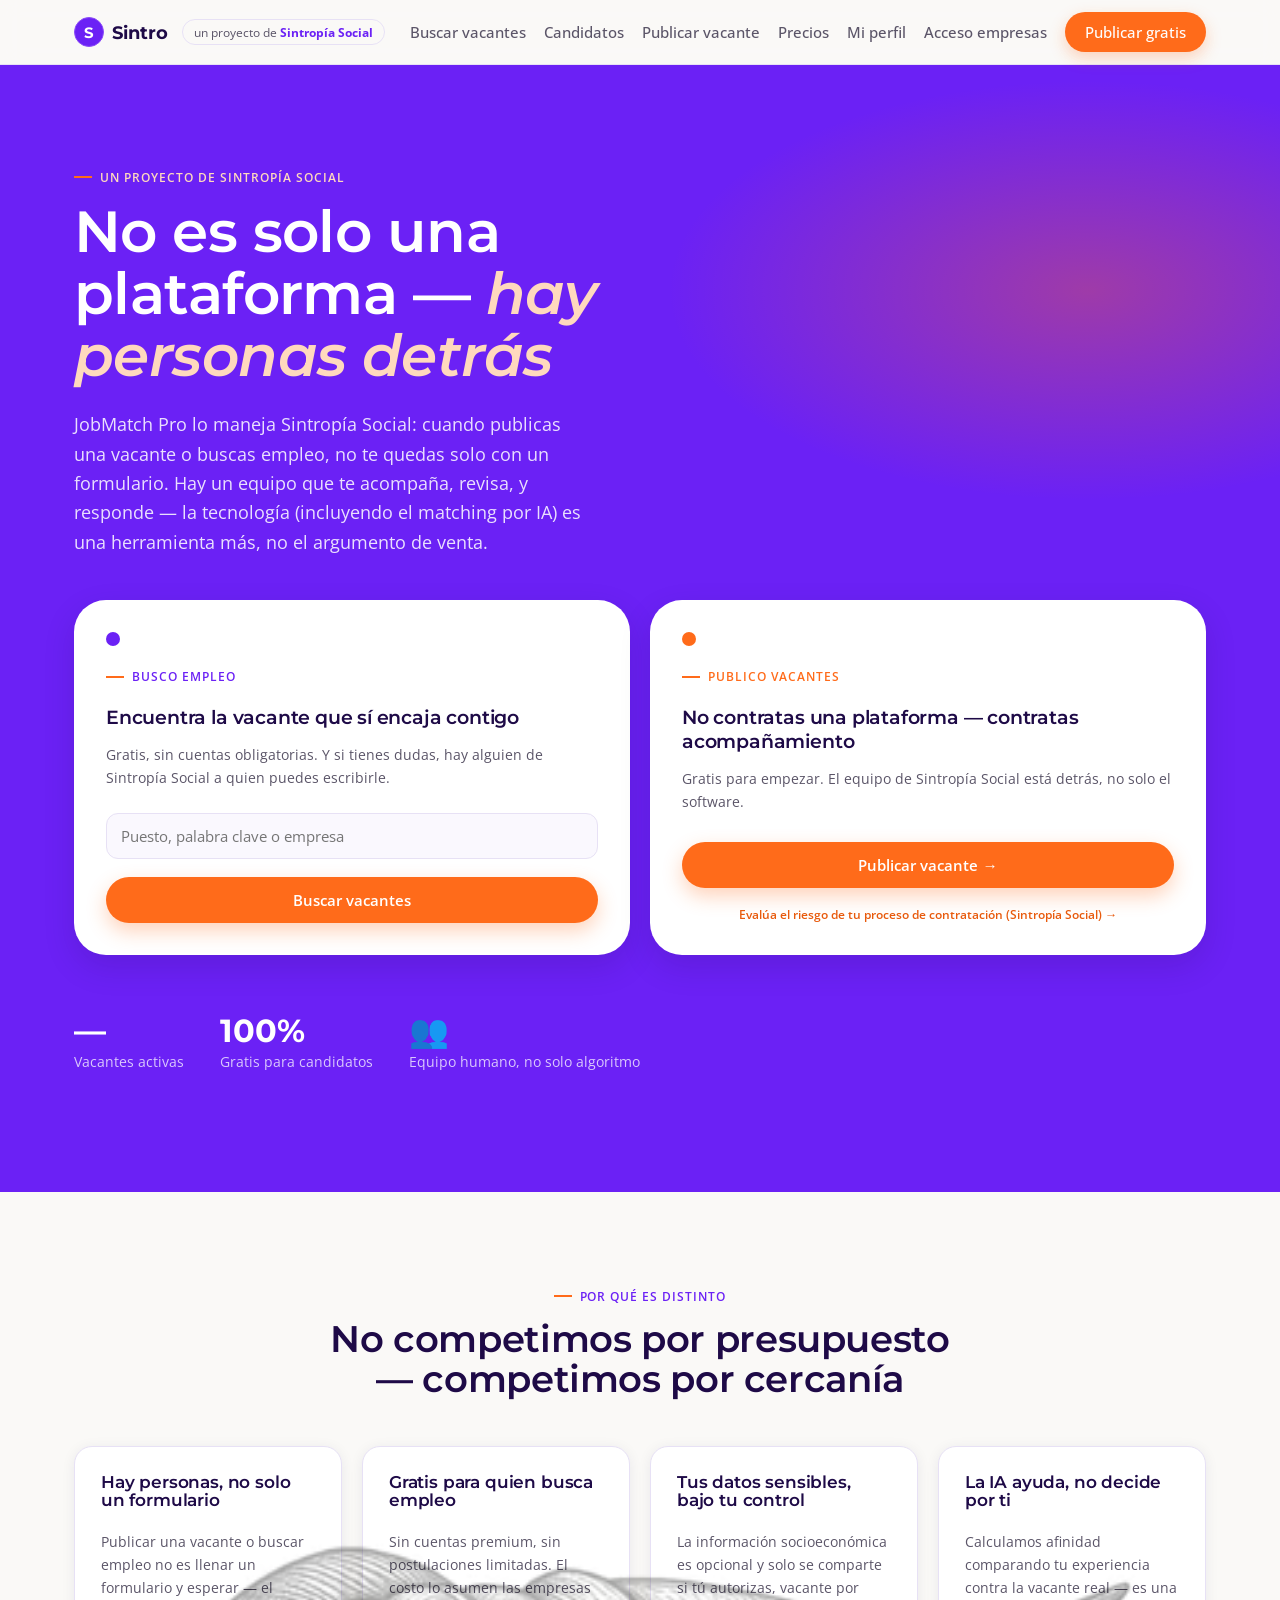
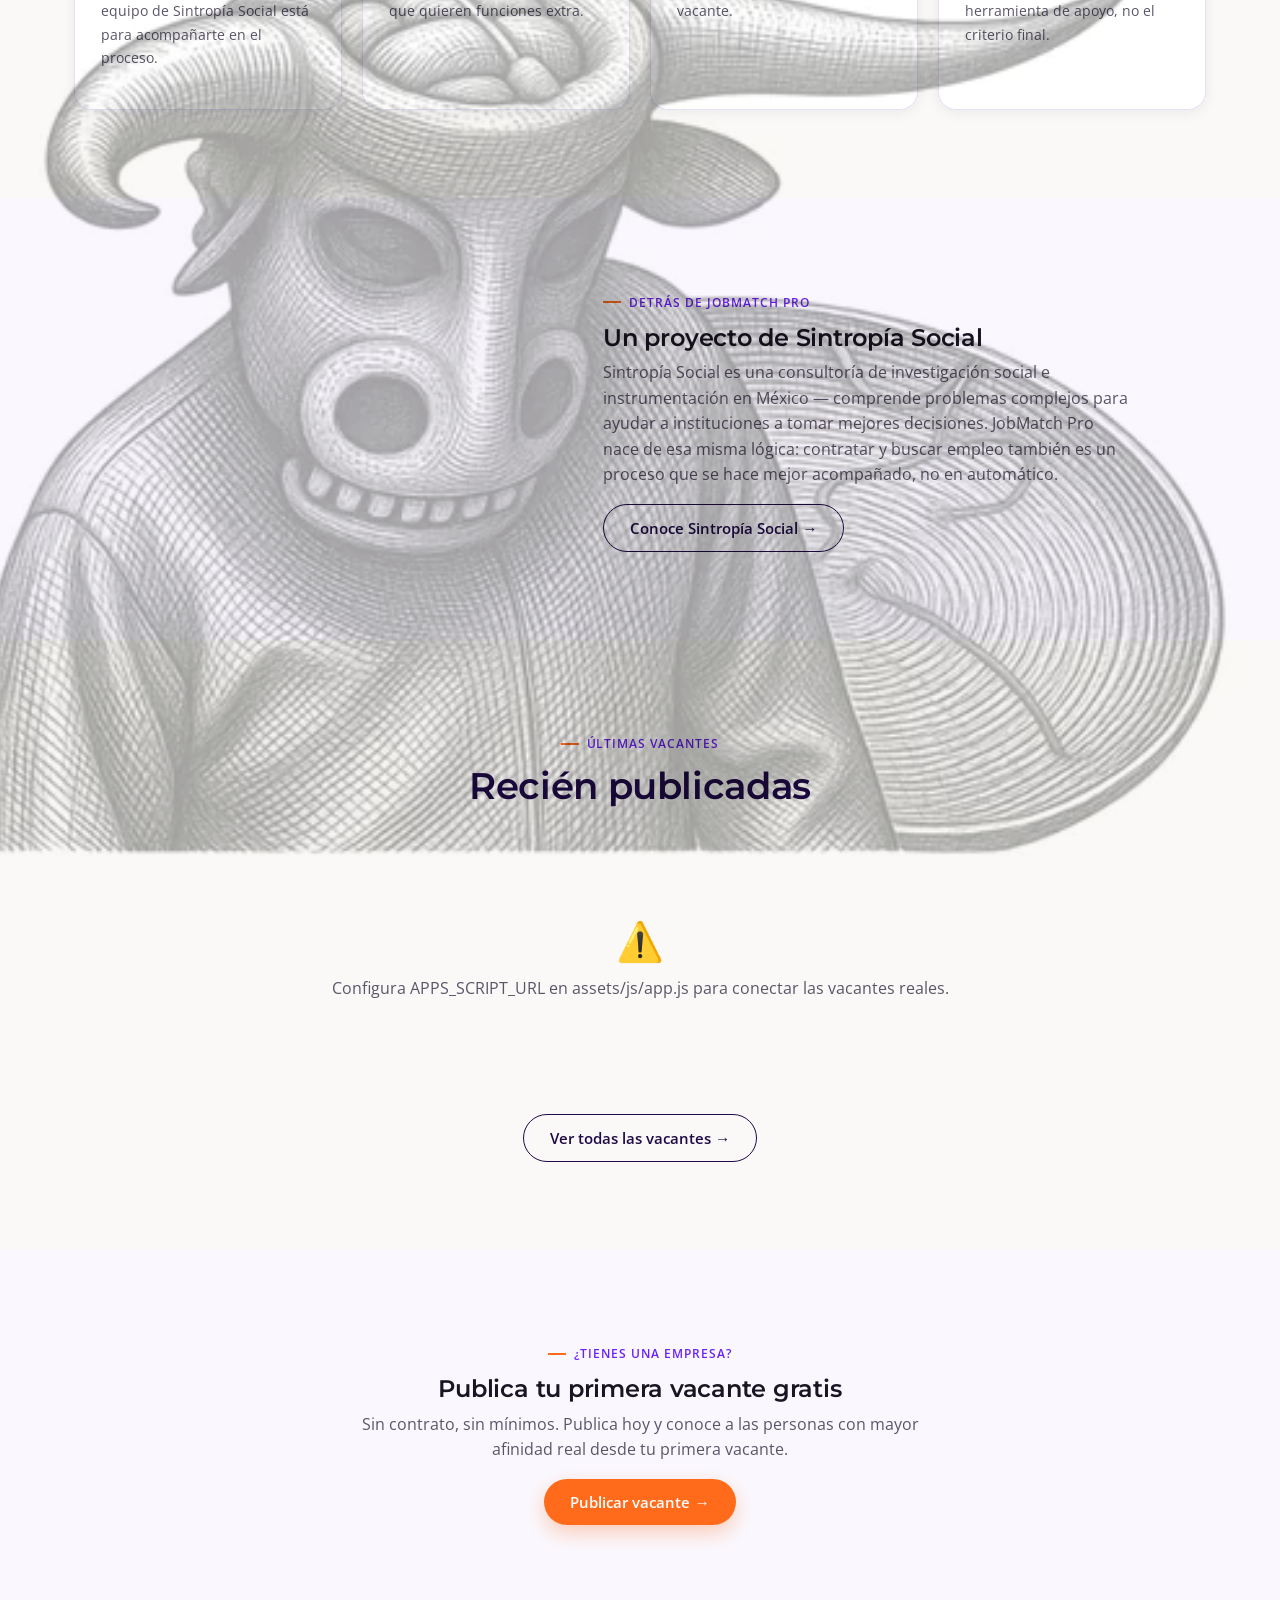
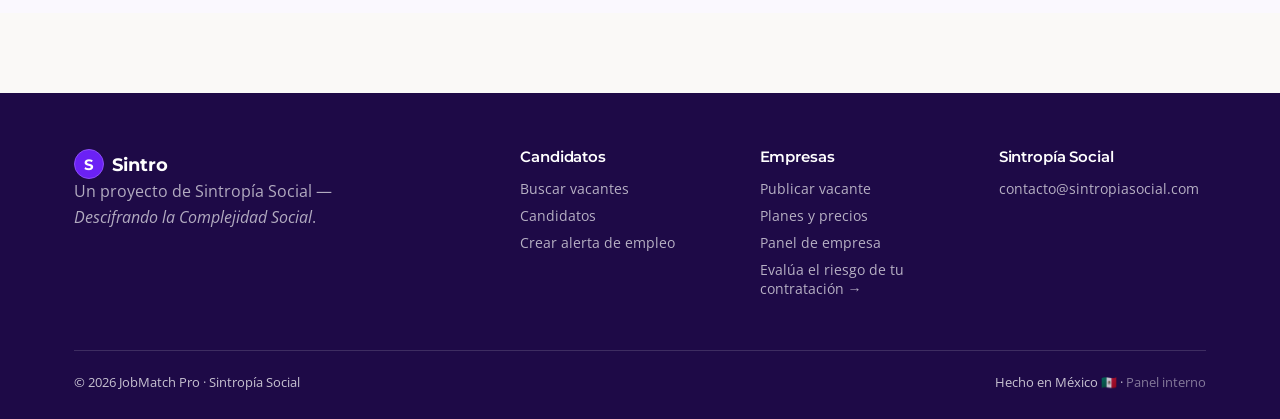
<file: index.html>
<!DOCTYPE html>
<html lang="es">
<head>
<meta charset="UTF-8">
<link rel="icon" type="image/svg+xml" href="data:image/svg+xml,%3Csvg xmlns=%27http://www.w3.org/2000/svg%27 viewBox=%270 0 64 64%27%3E%3Crect width=%2764%27 height=%2764%27 rx=%2716%27 fill=%27%236B21F5%27/%3E%3Ctext x=%2732%27 y=%2743%27 font-family=%27Montserrat, Arial, sans-serif%27 font-weight=%27700%27 font-size=%2725%27 fill=%27%23fff%27 text-anchor=%27middle%27%3ESS%3C/text%3E%3C/svg%3E">
<meta name="viewport" content="width=device-width, initial-scale=1.0">
<title>JobMatch Pro — Empleo con acompañamiento humano, por Sintropía Social</title>
<meta name="description" content="JobMatch Pro conecta talento y empresas en México con el respaldo de un equipo real, no solo un algoritmo. Un proyecto de Sintropía Social.">
<link rel="stylesheet" href="assets/css/style.css">
</head>
<body>

<header class="site-header">
  <div class="container bar">
    <div style="display:flex;align-items:center;gap:14px">
      <a href="index.html" class="logo"><span class="mark">S</span> Sintro</a>
      <a href="https://sintropiassociales-del.github.io/" target="_blank" rel="noopener" class="sintropia-badge">un proyecto de <strong>Sintropía Social</strong></a>
    </div>
    <nav class="nav-links">
      <a href="vacantes.html">Buscar vacantes</a>
      <a href="candidatos.html">Candidatos</a>
      <a href="registro-empresa.html">Publicar vacante</a>
      <a href="precios.html">Precios</a>
      <a href="candidato.html">Mi perfil</a>
      <a href="portal-empresa.html">Acceso empresas</a>
      <a href="registro-empresa.html" class="nav-cta">Publicar gratis</a>
    </nav>
    <button class="nav-toggle" aria-label="Abrir menú">☰</button>
  </div>
</header>

<section class="hero">
  <div class="container">
    <div class="eyebrow" style="color:#FFD9BE">Un proyecto de Sintropía Social</div>
    <h1>No es solo una plataforma — <em>hay personas detrás</em></h1>
    <p class="lead">JobMatch Pro lo maneja Sintropía Social: cuando publicas una vacante o buscas empleo, no te quedas solo con un formulario. Hay un equipo que te acompaña, revisa, y responde — la tecnología (incluyendo el matching por IA) es una herramienta más, no el argumento de venta.</p>

    <div class="dos-caminos">
      <div class="camino-card">
        <div class="camino-icon" style="background:var(--purple-700)"></div>
        <div class="eyebrow" style="color:var(--purple-700)">Busco empleo</div>
        <h3 style="color:var(--purple-900)">Encuentra la vacante que sí encaja contigo</h3>
        <p class="camino-desc">Gratis, sin cuentas obligatorias. Y si tienes dudas, hay alguien de Sintropía Social a quien puedes escribirle.</p>
        <div class="field">
          <input type="text" id="hero-q" placeholder="Puesto, palabra clave o empresa" style="border:1.5px solid var(--line);border-radius:var(--radius-sm);padding:12px 14px;width:100%;font-family:var(--font-body);color:var(--ink);background:var(--purple-050)">
        </div>
        <button class="btn btn-primary btn-block" id="hero-search">Buscar vacantes</button>
      </div>
      <div class="camino-card">
        <div class="camino-icon" style="background:var(--orange-500)"></div>
        <div class="eyebrow" style="color:var(--orange-500)">Publico vacantes</div>
        <h3 style="color:var(--purple-900)">No contratas una plataforma — contratas acompañamiento</h3>
        <p class="camino-desc">Gratis para empezar. El equipo de Sintropía Social está detrás, no solo el software.</p>
        <a href="registro-empresa.html" class="btn btn-primary btn-block" style="margin-top:auto">Publicar vacante →</a>
        <a href="https://sintropiassociales-del.github.io/panel/muestra_se.html" target="_blank" rel="noopener" style="font-size:.78rem;color:var(--orange-600);font-weight:600;text-align:center;margin-top:12px">Evalúa el riesgo de tu proceso de contratación (Sintropía Social) →</a>
      </div>
    </div>

    <div class="hero-stats">
      <div class="stat"><b id="stat-jobs">—</b><span>Vacantes activas</span></div>
      <div class="stat"><b>100%</b><span>Gratis para candidatos</span></div>
      <div class="stat"><b>👥</b><span>Equipo humano, no solo algoritmo</span></div>
    </div>
  </div>
</section>

<section class="section-alt" id="featured-section" style="display:none;padding:56px 0">
  <div class="container">
    <div class="section-head">
      <div class="eyebrow" style="color:var(--orange-600)">Destacadas</div>
      <h2>Vacantes que estas empresas quisieron resaltar</h2>
    </div>
    <div class="grid-jobs" id="featured-jobs"></div>
  </div>
</section>

<div class="toro-watermark-wrap">
<img src="assets/img/avatar-toro.webp" alt="" aria-hidden="true" class="toro-watermark">

<section class="section">
  <div class="container">
    <div class="section-head">
      <div class="eyebrow">Por qué es distinto</div>
      <h2>No competimos por presupuesto — competimos por cercanía</h2>
    </div>
    <div class="grid-jobs" style="grid-template-columns:repeat(auto-fit,minmax(240px,1fr))">
      <div class="job-card">
        <h3 style="font-size:1.05rem">Hay personas, no solo un formulario</h3>
        <p class="desc">Publicar una vacante o buscar empleo no es llenar un formulario y esperar — el equipo de Sintropía Social está para acompañarte en el proceso.</p>
      </div>
      <div class="job-card">
        <h3 style="font-size:1.05rem">Gratis para quien busca empleo</h3>
        <p class="desc">Sin cuentas premium, sin postulaciones limitadas. El costo lo asumen las empresas que quieren funciones extra.</p>
      </div>
      <div class="job-card">
        <h3 style="font-size:1.05rem">Tus datos sensibles, bajo tu control</h3>
        <p class="desc">La información socioeconómica es opcional y solo se comparte si tú autorizas, vacante por vacante.</p>
      </div>
      <div class="job-card">
        <h3 style="font-size:1.05rem">La IA ayuda, no decide por ti</h3>
        <p class="desc">Calculamos afinidad comparando tu experiencia contra la vacante real — es una herramienta de apoyo, no el criterio final.</p>
      </div>
    </div>
  </div>
</section>

<section class="section section-alt">
  <div class="container">
    <div class="sintropia-block">
      <div aria-hidden="true"></div>
      <div>
        <div class="eyebrow">Detrás de JobMatch Pro</div>
        <h2>Un proyecto de Sintropía Social</h2>
        <p>Sintropía Social es una consultoría de investigación social e instrumentación en México — comprende problemas complejos para ayudar a instituciones a tomar mejores decisiones. JobMatch Pro nace de esa misma lógica: contratar y buscar empleo también es un proceso que se hace mejor acompañado, no en automático.</p>
        <a href="https://sintropiassociales-del.github.io/" target="_blank" rel="noopener" class="btn btn-ghost">Conoce Sintropía Social →</a>
      </div>
    </div>
  </div>
</section>

<section class="section">
  <div class="container">
    <div class="section-head">
      <div class="eyebrow">Últimas vacantes</div>
      <h2>Recién publicadas</h2>
    </div>
    <div class="grid-jobs" id="latest-jobs">
      <!-- Se llena por JS -->
    </div>
    <div style="text-align:center;margin-top:36px">
      <a href="vacantes.html" class="btn btn-ghost">Ver todas las vacantes →</a>
    </div>
  </div>
</section>
</div>

<section class="section section-alt">
  <div class="container" style="text-align:center;max-width:640px">
    <div class="eyebrow" style="justify-content:center">¿Tienes una empresa?</div>
    <h2>Publica tu primera vacante gratis</h2>
    <p>Sin contrato, sin mínimos. Publica hoy y conoce a las personas con mayor afinidad real desde tu primera vacante.</p>
    <a href="registro-empresa.html" class="btn btn-primary">Publicar vacante →</a>
  </div>
</section>

<footer class="site-footer">
  <div class="container">
    <div class="footer-grid">
      <div class="footer-brand">
        <div class="logo" style="color:#fff"><span class="mark">S</span> Sintro</div>
        <p>Un proyecto de Sintropía Social — <em style="font-style:italic">Descifrando la Complejidad Social</em>.</p>
      </div>
      <div>
        <h4>Candidatos</h4>
        <a href="vacantes.html">Buscar vacantes</a>
      <a href="candidatos.html">Candidatos</a>
        <a href="vacantes.html">Crear alerta de empleo</a>
      </div>
      <div>
        <h4>Empresas</h4>
        <a href="registro-empresa.html">Publicar vacante</a>
        <a href="precios.html">Planes y precios</a>
        <a href="portal-empresa.html">Panel de empresa</a>
        <a href="https://sintropiassociales-del.github.io/panel/muestra_se.html" target="_blank" rel="noopener">Evalúa el riesgo de tu contratación →</a>
      </div>
      <div>
        <h4>Sintropía Social</h4>
        <a href="mailto:contacto@sintropiasocial.com">contacto@sintropiasocial.com</a>
      </div>
    </div>
    <div class="footer-bottom">
      <span>© 2026 JobMatch Pro · Sintropía Social</span>
      <span>Hecho en México 🇲🇽 · <a href="admin-plataforma.html" style="opacity:.6;color:inherit">Panel interno</a></span>
    </div>
  </div>
</footer>

<script src="assets/js/app.js"></script>
<script>
  document.getElementById('hero-search').addEventListener('click', () => {
    const q = document.getElementById('hero-q').value;
    const params = new URLSearchParams();
    if (q) params.set('q', q);
    window.location.href = `vacantes.html?${params.toString()}`;
  });
  document.getElementById('hero-q').addEventListener('keydown', (e) => {
    if (e.key === 'Enter') document.getElementById('hero-search').click();
  });

  async function loadFeatured() {
    try {
      const jobs = await JobMatchAPI.listJobs({ soloDestacadas: 'true', limit: 3, orden: 'reciente' });
      if (jobs.items && jobs.items.length > 0) {
        document.getElementById('featured-jobs').innerHTML = jobs.items.map(featuredJobCardHTML).join('');
        document.getElementById('featured-section').style.display = 'block';
        return jobs.items.map((j) => String(j.id));
      }
      return [];
    } catch (e) {
      // Si falla, simplemente no se muestra la sección.
      return [];
    }
  }

  // "Recién publicadas" no debe repetir las vacantes que ya se ven arriba en
  // "Destacadas" — antes las mostraba dos veces (ahí sí contaba como 5
  // tarjetas en pantalla aunque solo hubiera 4 vacantes reales, que es lo
  // que decía correctamente el contador "Vacantes activas"). featuredIds
  // son los ids ya mostrados en el carrusel de destacadas, para excluirlos aquí.
  async function loadLatest(featuredIds) {
    const el = document.getElementById('latest-jobs');
    el.innerHTML = skeletonCards(3);
    try {
      // Pedimos algunas de más (destacadas + 3) para poder quitar las
      // repetidas y aun así completar 3 tarjetas en "recién publicadas".
      const jobs = await JobMatchAPI.listJobs({ limit: featuredIds.length + 3, orden: 'reciente' });
      document.getElementById('stat-jobs').textContent = jobs.total ?? jobs.items?.length ?? '—';
      const items = (jobs.items || []).filter((j) => !featuredIds.includes(String(j.id))).slice(0, 3);
      if (items.length === 0) {
        el.innerHTML = `<div class="empty-state" style="grid-column:1/-1"><p>Todavía no hay vacantes publicadas. ¡Sé la primera empresa!</p></div>`;
        return;
      }
      el.innerHTML = items.map(jobCardHTML).join('');
    } catch (e) {
      el.innerHTML = `<div class="empty-state" style="grid-column:1/-1"><div class="mark">⚠️</div><p>Configura APPS_SCRIPT_URL en assets/js/app.js para conectar las vacantes reales.</p></div>`;
    }
  }
  loadFeatured().then((featuredIds) => loadLatest(featuredIds));
</script>
</body>
</html>
</file>
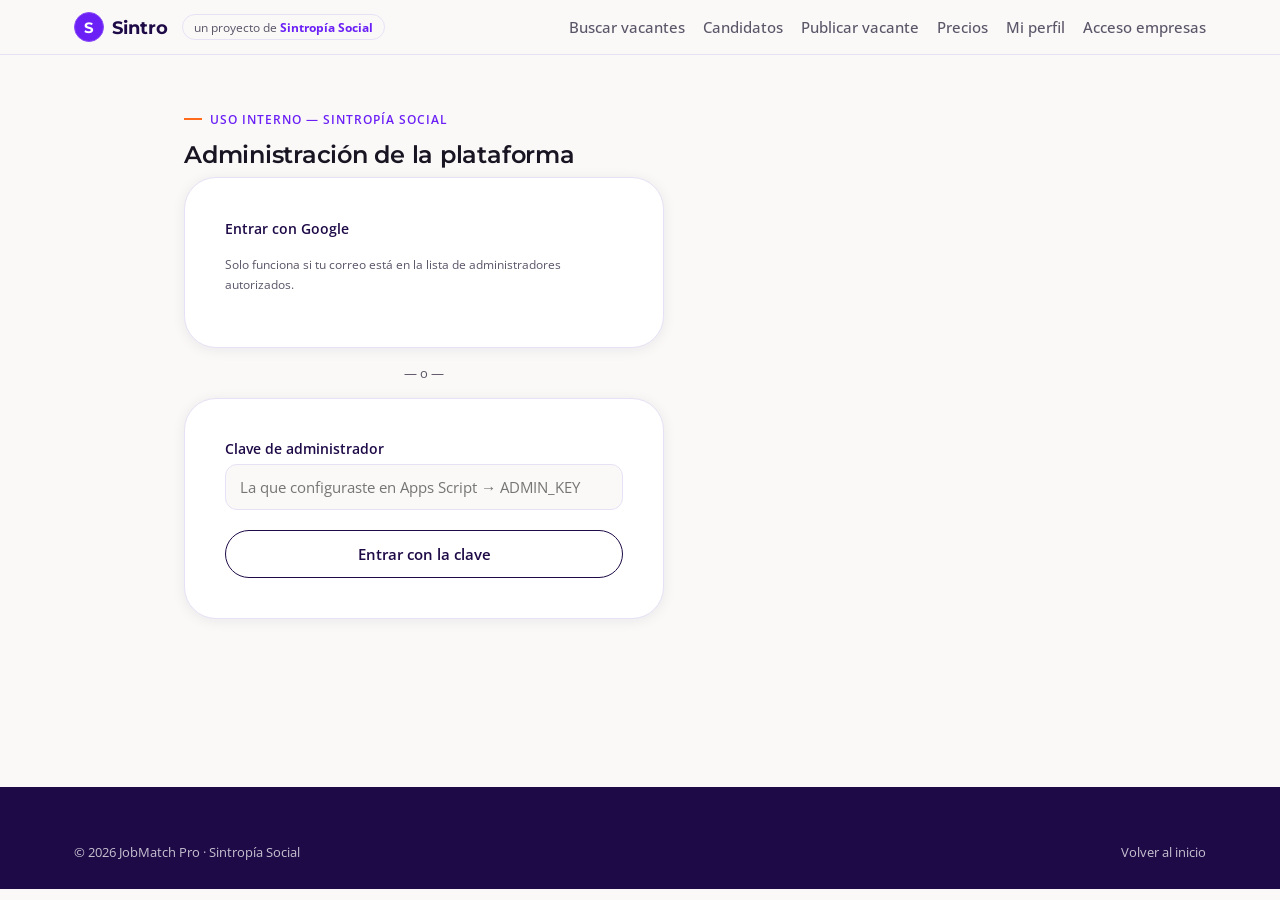
<file: admin-plataforma.html>
<!DOCTYPE html>
<html lang="es">
<head>
<meta charset="UTF-8">
<link rel="icon" type="image/svg+xml" href="data:image/svg+xml,%3Csvg xmlns=%27http://www.w3.org/2000/svg%27 viewBox=%270 0 64 64%27%3E%3Crect width=%2764%27 height=%2764%27 rx=%2716%27 fill=%27%236B21F5%27/%3E%3Ctext x=%2732%27 y=%2743%27 font-family=%27Montserrat, Arial, sans-serif%27 font-weight=%27700%27 font-size=%2725%27 fill=%27%23fff%27 text-anchor=%27middle%27%3ESS%3C/text%3E%3C/svg%3E">
<script>
  // "Despierta" a Apps Script lo antes posible — antes incluso de cargar el
  // CSS o assets/js/app.js. En cuanto entras con tu clave, este panel hace
  // varias consultas seguidas a Apps Script — este ping adelanta el
  // arranque en frío lo más posible, en paralelo a lo que tarda en
  // descargarse el resto de la página. Nota: si cambias APPS_SCRIPT_URL en
  // assets/js/app.js, cambia también esta línea (este script corre antes
  // de que app.js exista, así que no puede reusar esa constante). Si esta
  // línea queda desactualizada no rompe nada — solo se pierde el adelanto.
  try { fetch("https://script.google.com/macros/s/AKfycbz-PlmaDw5_8NbBawOkz0E5K8lQ-9EPz4-BRBY29GaIHTH9sTlhhobJFIqR8rndnTd5/exec?action=ping").catch(() => {}); } catch (e) {}
</script>
<meta name="viewport" content="width=device-width, initial-scale=1.0">
<title>Admin Sintropía — JobMatch Pro</title>
<link rel="stylesheet" href="assets/css/style.css">
</head>
<body>

<header class="site-header">
  <div class="container bar">
    <div style="display:flex;align-items:center;gap:14px">
      <a href="index.html" class="logo"><span class="mark">S</span> Sintro</a>
      <a href="https://sintropiassociales-del.github.io/" target="_blank" rel="noopener" class="sintropia-badge">un proyecto de <strong>Sintropía Social</strong></a>
    </div>
    <nav class="nav-links">
      <a href="vacantes.html">Buscar vacantes</a>
      <a href="candidatos.html">Candidatos</a>
      <a href="registro-empresa.html">Publicar vacante</a>
      <a href="precios.html">Precios</a>
      <a href="candidato.html">Mi perfil</a>
      <a href="portal-empresa.html">Acceso empresas</a>
    </nav>
    <button class="nav-toggle" aria-label="Abrir menú">☰</button>
  </div>
</header>

<section class="section" style="padding-top:48px">
  <div class="container" style="max-width:960px">
    <div class="eyebrow">Uso interno — Sintropía Social</div>
    <h1>Administración de la plataforma</h1>

    <div id="access-view">
      <div class="form-card" style="max-width:480px;margin-bottom:16px">
        <p style="font-size:.88rem;font-weight:600;color:var(--purple-900)">Entrar con Google</p>
        <div id="google-btn"></div>
        <p style="font-size:.78rem;color:var(--ink-soft);margin-top:10px">Solo funciona si tu correo está en la lista de administradores autorizados.</p>
        <div class="status-msg" id="google-login-status"></div>
      </div>

      <div style="max-width:480px;text-align:center;color:var(--ink-soft);font-size:.82rem;margin-bottom:16px">— o —</div>

      <div class="form-card" style="max-width:480px">
        <div class="field">
          <label for="admin-key">Clave de administrador</label>
          <input type="password" id="admin-key" placeholder="La que configuraste en Apps Script → ADMIN_KEY">
        </div>
        <button class="btn btn-ghost btn-block" id="btn-unlock">Entrar con la clave</button>
        <div class="status-msg" id="unlock-status"></div>
      </div>
    </div>

    <div id="session-check-view" style="display:none;text-align:center;padding:80px 0">
      <p style="color:var(--ink-soft)">Verificando tu sesión…</p>
    </div>

    <div id="admin-panel" style="display:none;margin-top:32px">
      <div style="text-align:right;margin-bottom:12px">
        <button class="btn btn-ghost" id="btn-admin-logout" style="padding:8px 16px;font-size:.82rem">Salir</button>
      </div>
      <div class="tabs">
        <button class="tab-btn active" data-tab="empresas">Empresas y planes</button>
        <button class="tab-btn" data-tab="vacantes-admin">Vacantes</button>
        <button class="tab-btn" data-tab="curaduria">Curaduría (triada)</button>
        <button class="tab-btn" data-tab="candidatos-admin">Candidatos</button>
        <button class="tab-btn" data-tab="estudios-se">Estudios socioeconómicos</button>
        <button class="tab-btn" data-tab="externas">Publicar vacante externa</button>
      </div>

      <!-- TAB: Empresas -->
      <div class="tab-panel active" id="tab-empresas">
        <p style="font-size:.85rem">Con el webhook de PayPal configurado (ver <code>docs/SETUP-GUIDE.md</code>), los planes se activan solos cuando alguien paga. Usa esto como respaldo si un pago no se reflejó automáticamente, o para dar de baja/subir un plan manualmente por alguna razón.</p>
        <div id="companies-list" style="margin-top:16px"></div>
      </div>

      <!-- TAB: Vacantes (todas, de cualquier fuente) -->
      <div class="tab-panel" id="tab-vacantes-admin">
        <p style="font-size:.85rem">Todas las vacantes de la plataforma, publicadas por empresas o agregadas por ti, organizadas en cuatro grupos — da clic en cada uno para desplegarlo. Pausar u archivar las oculta del sitio público sin borrar sus datos ni postulaciones; eliminar sí es permanente.</p>
        <div id="admin-jobs-list" style="margin-top:16px"></div>
      </div>

      <!-- TAB: Curaduría -->
      <div class="tab-panel" id="tab-curaduria">
        <p style="font-size:.85rem">Para vacantes de empresas con plan Pro o superior: elige a la vacante, marca hasta 3 candidatos como la triada, y escríbeles su reporte (entrevista inicial, competencias). La empresa lo ve resaltado en su panel.</p>
        <div class="form-card" style="margin-top:16px;max-width:520px">
          <div class="field">
            <label for="curaduria-job-select">Vacante</label>
            <select id="curaduria-job-select"><option value="">Selecciona una vacante...</option></select>
          </div>
          <button class="btn btn-primary" id="btn-load-curaduria">Ver postulaciones</button>
        </div>
        <div id="curaduria-list" style="margin-top:20px"></div>
      </div>

      <!-- TAB: Candidatos -->
      <div class="tab-panel" id="tab-candidatos-admin">
        <p style="font-size:.85rem">Perfiles de candidatos registrados. Eliminar borra permanentemente su perfil, CV, perfil socioeconómico y postulaciones — úsalo para solicitudes de baja de datos personales.</p>
        <div id="admin-candidates-list" style="margin-top:16px"></div>
      </div>

      <!-- TAB: Estudios socioeconómicos -->
      <div class="tab-panel" id="tab-estudios-se">
        <p style="font-size:.85rem">Candidatos que ya llenaron su estudio socioeconómico completo en su perfil (privado — solo tú y ellos lo ven). Revisa lo que reportaron, verifica lo que puedas (visita, videollamada o revisión documental) y guarda el resultado final — eso, y <strong>solo</strong> eso (nivel socioeconómico + resultado), es lo que una empresa con plan Business/A la medida puede llegar a ver, y únicamente si el candidato ya autorizó su solicitud de contacto.</p>
        <div id="estudios-se-list" style="margin-top:16px"></div>

        <div id="estudio-se-detalle" style="display:none;margin-top:24px">
          <button class="btn btn-ghost" id="btn-cerrar-estudio" style="padding:8px 16px;font-size:.82rem;margin-bottom:16px">← Volver a la lista</button>

          <div class="form-card" style="margin-bottom:16px">
            <div class="eyebrow">Lo que reportó el candidato</div>
            <div id="estudio-se-reportado" style="font-size:.85rem;margin-top:10px"></div>
          </div>

          <div class="form-card">
            <div class="eyebrow">Verificación e informe (Sintropía Social)</div>
            <div class="form-grid-2" style="margin-top:10px">
              <div class="field">
                <label for="rv-modalidadVerificacion">Modalidad de verificación</label>
                <select id="rv-modalidadVerificacion">
                  <option value="">Sin especificar</option>
                  <option>Visita domiciliaria presencial</option>
                  <option>Videollamada de verificación</option>
                  <option>Verificación documental</option>
                </select>
              </div>
              <div class="field">
                <label for="rv-personaAtendio">Persona que atendió (si hubo visita/llamada)</label>
                <input type="text" id="rv-personaAtendio">
              </div>
              <div class="field">
                <label for="rv-domicilioCoincide">¿Domicilio coincide con lo declarado?</label>
                <select id="rv-domicilioCoincide"><option value="">No aplicado</option><option>Sí</option><option>No</option><option>Parcial</option></select>
              </div>
              <div class="field">
                <label for="rv-composicionCoincide">¿Composición familiar coincide?</label>
                <select id="rv-composicionCoincide"><option value="">No aplicado</option><option>Sí</option><option>No</option><option>Parcial</option></select>
              </div>
              <div class="field">
                <label for="rv-viviendaCoincide">¿Condiciones de vivienda coinciden?</label>
                <select id="rv-viviendaCoincide"><option value="">No aplicado</option><option>Sí</option><option>No</option><option>Parcial</option></select>
              </div>
              <div class="field">
                <label for="rv-referenciaVecinalConsultada">¿Referencia vecinal consultada?</label>
                <select id="rv-referenciaVecinalConsultada"><option value="">No</option><option>Sí</option><option>No</option></select>
              </div>
              <div class="field" style="grid-column:1/-1">
                <label for="rv-hallazgos">Hallazgos relevantes / inconsistencias</label>
                <textarea id="rv-hallazgos"></textarea>
              </div>
              <div class="field">
                <label for="rv-nivelAMAI">Nivel socioeconómico estimado (AMAI)</label>
                <select id="rv-nivelAMAI">
                  <option value="">Sin definir</option>
                  <option>A/B</option><option>C+</option><option>C</option><option>C-</option>
                  <option>D+</option><option>D</option><option>E</option>
                </select>
              </div>
              <div class="field">
                <label for="rv-resultadoEstudio">Resultado del estudio</label>
                <select id="rv-resultadoEstudio">
                  <option value="">Sin definir</option>
                  <option>Favorable</option><option>Favorable con observaciones</option>
                  <option>Desfavorable</option><option>No concluyente</option>
                </select>
              </div>
              <div class="field" style="grid-column:1/-1">
                <label for="rv-factoresEstabilidad">Factores de estabilidad identificados</label>
                <textarea id="rv-factoresEstabilidad"></textarea>
              </div>
              <div class="field" style="grid-column:1/-1">
                <label for="rv-factoresRiesgo">Factores de riesgo identificados</label>
                <textarea id="rv-factoresRiesgo"></textarea>
              </div>
              <div class="field">
                <label for="rv-recomendacion">Recomendación de siguiente paso</label>
                <select id="rv-recomendacion">
                  <option value="">Sin definir</option>
                  <option>Procede a investigación sociolaboral</option>
                  <option>Procede directo a decisión final</option>
                  <option>No procede</option>
                </select>
              </div>
              <div class="field">
                <label for="rv-elaboradoPor">Elaborado por</label>
                <input type="text" id="rv-elaboradoPor" placeholder="Tu nombre">
              </div>
            </div>
            <button class="btn btn-primary" id="btn-guardar-verificacion" style="margin-top:14px">Guardar verificación e informe</button>
            <div class="status-msg" id="estudio-se-status"></div>
          </div>
        </div>
      </div>

      <!-- TAB: Vacante externa -->
      <div class="tab-panel" id="tab-externas">
        <p style="font-size:.85rem">Usa esto para vacantes que viste en otro sitio y quieres listar aquí como referencia. No tienen postulación ni matching por IA dentro de la plataforma — solo mandan al candidato al link original. Siempre se muestran después de las vacantes publicadas por empresas registradas.</p>

        <div class="form-card" style="margin-top:16px">
          <div class="eyebrow">Paso 1 (opcional) — Extraer con IA</div>
          <div class="field">
            <label for="ex-raw">Pega aquí el texto completo de la vacante (de cualquier fuente)</label>
            <textarea id="ex-raw" placeholder="Copia y pega el texto tal cual lo viste en LinkedIn, un correo, donde sea..." style="min-height:140px"></textarea>
          </div>
          <button type="button" class="btn btn-ghost" id="btn-extract">Extraer con IA</button>
          <div class="status-msg" id="extract-status"></div>
        </div>

        <div class="form-card" style="margin-top:16px">
          <div class="eyebrow">Paso 2 — Revisa y publica</div>
          <form id="external-form">
            <div class="field">
              <label for="ex-empresa">Empresa (texto libre, tal como la quieres mostrar)</label>
              <input type="text" id="ex-empresa" required placeholder="Ej. Nombre de la empresa que vi en LinkedIn">
            </div>
            <div class="field">
              <label for="ex-titulo">Puesto</label>
              <input type="text" id="ex-titulo" required>
            </div>
            <div class="form-grid-2">
              <div class="field">
                <label for="ex-modalidad">Modalidad</label>
                <select id="ex-modalidad">
                  <option value="">No especificado</option>
                  <option>Remoto</option>
                  <option>Híbrido</option>
                  <option>Presencial</option>
                </select>
              </div>
              <div class="field">
                <label for="ex-ubicacion">Ubicación</label>
                <input type="text" id="ex-ubicacion">
              </div>
            </div>
            <div class="form-grid-2">
              <div class="field">
                <label for="ex-min">Sueldo mínimo (opcional)</label>
                <input type="number" id="ex-min">
              </div>
              <div class="field">
                <label for="ex-max">Sueldo máximo (opcional)</label>
                <input type="number" id="ex-max">
              </div>
            </div>
            <div class="field">
              <label for="ex-descripcion">Descripción general</label>
              <textarea id="ex-descripcion" placeholder="Lo que sepas de la vacante, aunque sea breve"></textarea>
            </div>
            <div class="field">
              <label for="ex-link">Link donde está la vacante original</label>
              <input type="url" id="ex-link" required placeholder="https://...">
            </div>
            <div class="form-grid-2">
              <div class="field">
                <label for="ex-expiracion">Quitarla sola de la página el (opcional)</label>
                <input type="date" id="ex-expiracion">
                <div class="hint">Pasada esta fecha deja de mostrarse en todo el sitio, sin que tengas que borrarla a mano.</div>
              </div>
              <div class="field">
                <label style="display:flex;align-items:center;gap:8px;margin-top:28px">
                  <input type="checkbox" id="ex-destacada"> Marcarla como destacada desde ya
                </label>
              </div>
            </div>
            <div class="field">
              <label for="ex-nota">Nota que verá el candidato</label>
              <input type="text" id="ex-nota" value="Sin relación directa con la vacante — solo referencia informativa.">
            </div>
            <button type="submit" class="btn btn-primary btn-block">Publicar vacante externa</button>
            <div class="status-msg" id="external-status"></div>
          </form>
        </div>
      </div>
    </div>
  </div>
</section>

<footer class="site-footer">
  <div class="container">
    <div class="footer-bottom" style="border-top:none;margin-top:0;padding-top:0">
      <span>© 2026 JobMatch Pro · Sintropía Social</span>
      <a href="index.html">Volver al inicio</a>
    </div>
  </div>
</footer>

<script src="assets/js/app.js"></script>
<script src="https://accounts.google.com/gsi/client" async defer></script>
<script>
  const PLAN_OPTIONS = ['Gratis', 'Starter', 'Pro', 'Business', 'A la medida'];
  let adminKey = '';
  const ADMIN_KEY_STORAGE = 'jobmatch_admin_session';

  document.querySelectorAll('.tab-btn').forEach((btn) => {
    btn.addEventListener('click', () => {
      document.querySelectorAll('.tab-btn').forEach((b) => b.classList.remove('active'));
      document.querySelectorAll('.tab-panel').forEach((p) => p.classList.remove('active'));
      btn.classList.add('active');
      document.getElementById('tab-' + btn.dataset.tab).classList.add('active');
    });
  });

  window.addEventListener('load', () => {
    if (typeof google === 'undefined' || !google.accounts) return;
    google.accounts.id.initialize({ client_id: GOOGLE_CLIENT_ID, callback: handleGoogleAdminLogin });
    google.accounts.id.renderButton(document.getElementById('google-btn'), {
      theme: 'outline', size: 'large', text: 'signin_with', width: 320,
    });
  });

  async function handleGoogleAdminLogin(response) {
    const status = document.getElementById('google-login-status');
    status.className = 'status-msg show pending';
    status.textContent = 'Verificando...';
    try {
      const data = await JobMatchAPI.adminLoginGoogle(response.credential);
      if (data.error) throw new Error(data.error);
      await unlockAdmin(data.adminKey);
    } catch (err) {
      status.className = 'status-msg show err';
      status.textContent = err.message;
    }
  }

  document.getElementById('btn-unlock').addEventListener('click', () => {
    const key = document.getElementById('admin-key').value.trim();
    if (key) unlockAdmin(key);
  });

  function showAdminAccess() {
    document.getElementById('access-view').style.display = 'block';
    document.getElementById('session-check-view').style.display = 'none';
    document.getElementById('admin-panel').style.display = 'none';
  }
  function showAdminPanel() {
    document.getElementById('access-view').style.display = 'none';
    document.getElementById('session-check-view').style.display = 'none';
    document.getElementById('admin-panel').style.display = 'block';
  }

  document.getElementById('btn-admin-logout').addEventListener('click', () => {
    localStorage.removeItem(ADMIN_KEY_STORAGE);
    adminKey = '';
    showAdminAccess();
  });

  async function unlockAdmin(key) {
    const status = document.getElementById('unlock-status');
    status.className = 'status-msg show pending';
    status.textContent = 'Verificando...';
    try {
      const data = await JobMatchAPI.adminListCompanies(key);
      if (data.error) throw new Error(data.error);
      adminKey = key;
      localStorage.setItem(ADMIN_KEY_STORAGE, key);
      showAdminPanel();
      renderCompanies(data.items);
      loadAdminJobs();
      loadAdminCandidates();
      loadAdminEstudios();
    } catch (err) {
      showAdminAccess();
      status.className = 'status-msg show err';
      status.textContent = err.message;
      // Solo borramos si el backend confirmó que la clave ya no es válida —
      // no ante un bloqueo temporal ni un error pasajero de red, que antes
      // también la borraban y te obligaban a volver a iniciar sesión.
      if (err.message === 'No autorizado') localStorage.removeItem(ADMIN_KEY_STORAGE);
    }
  }

  // Igual que en candidato.html y portal-empresa.html: si ya hay una clave
  // guardada, mostramos "Verificando tu sesión…" en vez de la pantalla de
  // acceso mientras se confirma con el servidor.
  const savedAdminKey = localStorage.getItem(ADMIN_KEY_STORAGE);
  if (savedAdminKey) {
    document.getElementById('access-view').style.display = 'none';
    document.getElementById('session-check-view').style.display = 'block';
    unlockAdmin(savedAdminKey);
  }

  function renderCompanies(items) {
    const list = document.getElementById('companies-list');
    if (items.length === 0) {
      list.innerHTML = `<div class="empty-state"><p>Todavía no hay empresas registradas.</p></div>`;
      return;
    }
    list.innerHTML = items.map((c) => `
      <div class="job-card" style="margin-bottom:12px;flex-direction:row;align-items:center;justify-content:space-between;flex-wrap:wrap;gap:12px;${c.activa === false ? 'opacity:.55' : ''}">
        <div>
          <h3 style="font-size:1rem">${escapeHtml(c.razonSocial)} ${c.verificada === true ? '✅' : '<span style="color:var(--warn);font-size:.8rem">RFC sin verificar</span>'} ${c.activa === false ? '<span class="tag" style="background:#FCE9E4;color:#B3311C">Desactivada</span>' : ''}</h3>
          <div class="meta"><span>RFC: ${escapeHtml(c.rfc)}</span><span>${escapeHtml(c.emailContacto)}</span><span>Plan actual: <strong>${escapeHtml(c.plan)}</strong></span></div>
        </div>
        <div style="display:flex;gap:8px;align-items:center;flex-wrap:wrap">
          <select class="plan-select" style="border:1.5px solid var(--line);border-radius:10px;padding:8px 10px">
            ${PLAN_OPTIONS.map((p) => `<option value="${p}" ${p === c.plan ? 'selected' : ''}>${p}</option>`).join('')}
          </select>
          <button class="btn btn-ghost" style="padding:9px 16px;font-size:.82rem" onclick="setPlan('${c.companyToken}', this)">Actualizar plan</button>
          <button class="btn btn-ghost" style="padding:9px 16px;font-size:.82rem" onclick="setVerificada('${c.companyToken}', ${c.verificada !== true}, this)">${c.verificada === true ? 'Quitar verificación' : 'Marcar RFC verificado'}</button>
          <button class="btn btn-ghost" style="padding:9px 16px;font-size:.82rem" onclick="setEmpresaActive('${c.companyToken}', ${c.activa === false}, this)">${c.activa === false ? 'Reactivar' : 'Dar de baja'}</button>
        </div>
      </div>`).join('');
  }

  async function setPlan(companyToken, btn) {
    const plan = btn.parentElement.querySelector('.plan-select').value;
    btn.disabled = true;
    btn.textContent = 'Guardando...';
    try {
      await JobMatchAPI.adminSetPlan(adminKey, companyToken, plan);
      btn.textContent = '✓ Actualizado';
    } catch (err) {
      btn.textContent = 'Error';
      alert(err.message);
    } finally {
      setTimeout(() => { btn.disabled = false; btn.textContent = 'Actualizar plan'; }, 1800);
    }
  }

  async function setVerificada(companyToken, value, btn) {
    btn.disabled = true;
    try {
      await JobMatchAPI.adminSetVerificada(adminKey, companyToken, value);
      const data = await JobMatchAPI.adminListCompanies(adminKey);
      renderCompanies(data.items);
    } catch (err) {
      alert(err.message);
      btn.disabled = false;
    }
  }

  async function setEmpresaActive(companyToken, value, btn) {
    if (!value && !confirm('¿Dar de baja esta empresa? No podrá entrar a su cuenta ni publicar, y sus vacantes se ocultan del sitio público.')) return;
    btn.disabled = true;
    try {
      await JobMatchAPI.adminSetEmpresaActive(adminKey, companyToken, value);
      const data = await JobMatchAPI.adminListCompanies(adminKey);
      renderCompanies(data.items);
    } catch (err) {
      alert(err.message);
      btn.disabled = false;
    }
  }

  // Quita la hora de un valor de fecha que a veces llega como fecha completa
  // serializada (ej. "2026-09-11T06:00:00.000Z", cuando Sheets guardó la
  // celda como fecha real) y a veces como texto simple ("2026-09-11") — para
  // mostrar siempre solo el día, sin la parte de hora/zona horaria.
  function soloFecha(v) {
    return v ? String(v).slice(0, 10) : '';
  }

  // Aproximación en el navegador de isJobExpired_ (Code.gs) — solo para
  // decidir en qué grupo visual cae cada vacante aquí en el panel. La regla
  // real de qué se oculta del sitio público siempre la decide el backend.
  function pareceVencida(j) {
    if (!j.fechaExpiracion) return false;
    const hoy = new Date().toISOString().slice(0, 10);
    return soloFecha(j.fechaExpiracion) <= hoy;
  }

  // Cada vacante cae en EXACTAMENTE uno de los 4 grupos, en este orden de
  // prioridad: Archivada > Cerrada (pausada o vencida) > Destacada > Activa.
  const STATUS_GROUPS = [
    { key: 'archivada', label: 'Archivada', dot: '#8A8396', match: (j) => j.archivada === true },
    { key: 'cerrada', label: 'Cerrada', dot: '#B3311C', match: (j) => j.activa === false || pareceVencida(j) },
    { key: 'destacada', label: 'Destacada', dot: 'var(--orange-500)', match: (j) => j.destacada === true },
    { key: 'activa', label: 'Vacante Activa', dot: '#1E8F5F', match: (j) => true },
  ];
  function grupoDeVacante(j) {
    return STATUS_GROUPS.find((g) => g.match(j));
  }

  function adminJobCardHTML(j) {
    return `
        <div class="job-card" style="margin-bottom:12px;${j.activa === false || j.archivada === true ? 'opacity:.55' : ''}">
          <div style="display:flex;justify-content:space-between;align-items:flex-start;flex-wrap:wrap;gap:12px">
            <div>
              <h3 style="font-size:1rem">${escapeHtml(j.titulo)} ${j.destacada === true ? '<span class="tag tag-orange">Destacada</span>' : ''}</h3>
              <div class="meta">
                <span>${escapeHtml(j.empresaNombre)}</span>
                <span>${j.fuente === 'admin' ? 'Vacante externa' : 'De empresa'}</span>
                ${j.activa === false ? '<span class="tag" style="background:#FCE9E4;color:#B3311C">Pausada</span>' : ''}
                ${j.archivada === true ? '<span class="tag" style="background:#ECEAEF;color:#5B5568">Archivada</span>' : ''}
                ${j.fechaExpiracion ? `<span>Se quita el ${escapeHtml(soloFecha(j.fechaExpiracion))}</span>` : ''}
              </div>
            </div>
            <a class="badge-pill" href="vacante.html?id=${j.id}" target="_blank">Ver →</a>
          </div>

          <div style="display:flex;justify-content:space-between;align-items:center;flex-wrap:wrap;gap:10px;margin-top:14px;padding-top:14px;border-top:1px solid var(--line)">
            <div style="display:flex;gap:8px;flex-wrap:wrap">
              <button class="btn btn-ghost" style="padding:9px 16px;font-size:.82rem" onclick="toggleAdminEdit('${j.id}', this)">✏️ Editar</button>
              <button class="btn btn-ghost" style="padding:9px 16px;font-size:.82rem" onclick="setJobActive('${j.id}', ${j.activa === false}, this)">${j.activa === false ? 'Reactivar' : 'Pausar'}</button>
              <button class="btn btn-ghost" style="padding:9px 16px;font-size:.82rem" onclick="adminToggleFeatured('${j.id}', ${j.destacada !== true}, this)">${j.destacada === true ? 'Quitar destacada' : '⭐ Destacar'}</button>
              <button class="btn btn-ghost" style="padding:9px 16px;font-size:.82rem" onclick="adminToggleArchived('${j.id}', ${j.archivada !== true}, this)">${j.archivada === true ? 'Desarchivar' : '🗄️ Archivar'}</button>
            </div>
            <button class="btn btn-ghost" style="padding:9px 16px;font-size:.82rem;color:#B3311C;border-color:#F3C6BB" onclick="deleteJob('${j.id}', this)">Eliminar</button>
          </div>

          <div class="admin-edit-box" data-job="${escapeHtml(JSON.stringify(j))}" style="display:none;margin-top:14px;padding-top:14px;border-top:1px dashed var(--line)"></div>

          <div style="display:flex;align-items:center;gap:8px;margin-top:14px;padding-top:14px;border-top:1px solid var(--line);flex-wrap:wrap">
            <label style="font-size:.8rem;color:var(--ink-soft)">Quitarla sola el:</label>
            <input type="date" class="exp-input" value="${soloFecha(j.fechaExpiracion)}" style="border:1.5px solid var(--line);border-radius:8px;padding:6px 10px;font-size:.82rem">
            <button class="btn btn-ghost" style="padding:7px 14px;font-size:.78rem" onclick="adminSaveExpiration('${j.id}', this)">Guardar fecha</button>
          </div>
        </div>`;
  }

  // true/false por grupo (se guarda aparte del DOM para que no se cierren
  // solos los que ya tenías abiertos cada vez que loadAdminJobs() refresca
  // la lista después de una acción).
  const adminStatusGroupOpen = { archivada: false, cerrada: false, destacada: false, activa: true };

  function toggleStatusGroup(key) {
    adminStatusGroupOpen[key] = !adminStatusGroupOpen[key];
    document.getElementById('status-group-' + key).classList.toggle('open', adminStatusGroupOpen[key]);
  }

  async function loadAdminJobs() {
    const list = document.getElementById('admin-jobs-list');
    list.innerHTML = '<div class="empty-state"><p>Cargando...</p></div>';
    try {
      const data = await JobMatchAPI.adminListAllJobs(adminKey);
      if (data.error) throw new Error(data.error);
      if (data.items.length === 0) {
        list.innerHTML = `<div class="empty-state"><p>Todavía no hay vacantes.</p></div>`;
        return;
      }

      const porGrupo = { archivada: [], cerrada: [], destacada: [], activa: [] };
      data.items.forEach((j) => porGrupo[grupoDeVacante(j).key].push(j));
      // Más recientes primero dentro de cada grupo (la "organización conforme
      // a la fecha" que ves al desplegar cada uno).
      Object.values(porGrupo).forEach((arr) => arr.sort((a, b) => new Date(b.fecha) - new Date(a.fecha)));

      list.innerHTML = STATUS_GROUPS.map((g) => {
        const jobs = porGrupo[g.key];
        const open = adminStatusGroupOpen[g.key];
        return `
        <div class="status-group${open ? ' open' : ''}" id="status-group-${g.key}">
          <button type="button" class="status-group-header" onclick="toggleStatusGroup('${g.key}')">
            <span class="status-group-dot" style="background:${g.dot}"></span>
            <span class="status-group-title">${g.label}</span>
            <span class="status-group-count">${jobs.length}</span>
            <span class="status-group-caret">▾</span>
          </button>
          <div class="status-group-body">
            ${jobs.length === 0 ? '<p class="status-group-empty">No hay vacantes en este grupo.</p>' : jobs.map(adminJobCardHTML).join('')}
          </div>
        </div>`;
      }).join('');

      const curaduriaSelect = document.getElementById('curaduria-job-select');
      const empresaJobs = data.items.filter((j) => j.fuente === 'empresa');
      curaduriaSelect.innerHTML = '<option value="">Selecciona una vacante...</option>' +
        empresaJobs.map((j) => `<option value="${j.id}">${escapeHtml(j.titulo)} — ${escapeHtml(j.empresaNombre)}</option>`).join('');
    } catch (err) {
      list.innerHTML = `<div class="empty-state"><p>⚠️ ${err.message}</p></div>`;
    }
  }

  async function setJobActive(jobId, value, btn) {
    btn.disabled = true;
    try {
      await JobMatchAPI.adminSetJobActive(adminKey, jobId, value);
      loadAdminJobs();
    } catch (err) {
      alert(err.message);
      btn.disabled = false;
    }
  }

  async function adminToggleArchived(jobId, value, btn) {
    btn.disabled = true;
    try {
      await JobMatchAPI.adminSetJobArchived(adminKey, jobId, value);
      loadAdminJobs();
    } catch (err) {
      alert(err.message);
      btn.disabled = false;
    }
  }

  function toggleAdminEdit(jobId, btn) {
    const card = btn.closest('.job-card');
    const box = card.querySelector('.admin-edit-box');
    if (box.style.display === 'block') { box.style.display = 'none'; return; }

    const j = JSON.parse(box.dataset.job);
    const esExterna = j.fuente === 'admin';
    box.innerHTML = `
      <div class="field"><label>Puesto</label><input type="text" class="ae-titulo" value="${escapeHtml(j.titulo)}"></div>
      ${esExterna ? `<div class="field"><label>Empresa</label><input type="text" class="ae-empresa" value="${escapeHtml(j.empresaNombre)}"></div>` : ''}
      <div class="form-grid-2">
        <div class="field"><label>Modalidad</label>
          <select class="ae-modalidad">
            <option value="" ${!j.modalidad ? 'selected' : ''}>Selecciona...</option>
            <option ${j.modalidad === 'Remoto' ? 'selected' : ''}>Remoto</option>
            <option ${j.modalidad === 'Híbrido' ? 'selected' : ''}>Híbrido</option>
            <option ${j.modalidad === 'Presencial' ? 'selected' : ''}>Presencial</option>
          </select>
        </div>
        <div class="field"><label>Ubicación</label><input type="text" class="ae-ubicacion" value="${escapeHtml(j.ubicacion || '')}"></div>
      </div>
      <div class="form-grid-2">
        <div class="field"><label>Sueldo mínimo</label><input type="number" class="ae-min" value="${j.salarioMin || ''}"></div>
        <div class="field"><label>Sueldo máximo</label><input type="number" class="ae-max" value="${j.salarioMax || ''}"></div>
      </div>
      <div class="field"><label>Descripción</label><textarea class="ae-descripcion">${escapeHtml(j.descripcion || '')}</textarea></div>
      ${esExterna ? `
      <div class="field"><label>Link de la vacante original</label><input type="url" class="ae-link" value="${escapeHtml(j.linkExterno || '')}"></div>
      <div class="field"><label>Nota para el candidato</label><input type="text" class="ae-nota" value="${escapeHtml(j.notaAdmin || '')}"></div>` : ''}
      <button class="btn btn-primary" style="padding:10px 18px;font-size:.85rem" onclick="saveAdminEdit('${jobId}', this)">Guardar cambios</button>
      <div class="status-msg" id="ae-status-${jobId}"></div>`;
    box.style.display = 'block';
  }

  async function saveAdminEdit(jobId, btn) {
    const box = btn.closest('.admin-edit-box');
    const status = document.getElementById('ae-status-' + jobId);
    const payload = {
      titulo: box.querySelector('.ae-titulo').value,
      modalidad: box.querySelector('.ae-modalidad').value,
      ubicacion: box.querySelector('.ae-ubicacion').value,
      salarioMin: box.querySelector('.ae-min').value,
      salarioMax: box.querySelector('.ae-max').value,
      descripcion: box.querySelector('.ae-descripcion').value,
    };
    const empresaInput = box.querySelector('.ae-empresa');
    if (empresaInput) payload.empresaNombre = empresaInput.value;
    const linkInput = box.querySelector('.ae-link');
    if (linkInput) payload.linkExterno = linkInput.value;
    const notaInput = box.querySelector('.ae-nota');
    if (notaInput) payload.notaAdmin = notaInput.value;

    btn.disabled = true;
    status.className = 'status-msg show pending';
    status.textContent = 'Guardando...';
    try {
      const data = await JobMatchAPI.adminUpdateJob(adminKey, jobId, payload);
      if (data.error) throw new Error(data.error);
      status.className = 'status-msg show ok';
      status.textContent = 'Guardado ✓';
      loadAdminJobs();
    } catch (err) {
      status.className = 'status-msg show err';
      status.textContent = err.message;
      btn.disabled = false;
    }
  }

  async function adminToggleFeatured(jobId, value, btn) {
    btn.disabled = true;
    try {
      await JobMatchAPI.adminSetJobFeatured(adminKey, jobId, value);
      loadAdminJobs();
    } catch (err) {
      alert(err.message);
      btn.disabled = false;
    }
  }

  async function adminSaveExpiration(jobId, btn) {
    const input = btn.closest('.job-card').querySelector('.exp-input');
    btn.disabled = true;
    btn.textContent = 'Guardando...';
    try {
      await JobMatchAPI.adminSetJobExpiration(adminKey, jobId, input.value);
      btn.textContent = '✓ Guardado';
      loadAdminJobs();
    } catch (err) {
      alert(err.message);
      btn.disabled = false;
      btn.textContent = 'Guardar fecha';
    }
  }

  async function deleteJob(jobId, btn) {
    if (!confirm('¿Eliminar esta vacante y todas sus postulaciones? No se puede deshacer.')) return;
    btn.disabled = true;
    try {
      await JobMatchAPI.adminDeleteJob(adminKey, jobId);
      loadAdminJobs();
    } catch (err) {
      alert(err.message);
      btn.disabled = false;
    }
  }

  document.getElementById('btn-load-curaduria').addEventListener('click', loadCuraduria);

  async function loadCuraduria() {
    const jobId = document.getElementById('curaduria-job-select').value;
    const list = document.getElementById('curaduria-list');
    if (!jobId) { list.innerHTML = ''; return; }
    list.innerHTML = '<div class="empty-state"><p>Cargando...</p></div>';
    try {
      const data = await JobMatchAPI.adminListApplicationsForJob(adminKey, jobId);
      if (data.error) throw new Error(data.error);
      if (data.items.length === 0) {
        list.innerHTML = `<div class="empty-state"><p>Esta vacante todavía no tiene postulaciones.</p></div>`;
        return;
      }
      const sorted = [...data.items].sort((a, b) => (b.matchScore || 0) - (a.matchScore || 0));
      list.innerHTML = sorted.map((app) => `
        <div class="job-card" style="margin-bottom:12px">
          <div style="display:flex;justify-content:space-between;align-items:flex-start;gap:10px">
            <div>
              <h3 style="font-size:1rem">${escapeHtml(app.nombre)}</h3>
              <div class="meta"><span>${escapeHtml(app.email)}</span><span>${app.matchScore || 0}% afinidad</span></div>
            </div>
            <label style="display:flex;align-items:center;gap:6px;font-size:.85rem;font-weight:600;white-space:nowrap">
              <input type="checkbox" class="triada-check" ${app.enTriada === true ? 'checked' : ''} onchange="setTriada('${app.id}', this.checked, this)">
              En la triada
            </label>
          </div>
          <p class="desc">${escapeHtml(app.perfil)}</p>
          <div class="field" style="margin-top:8px">
            <label>Reporte para la empresa (entrevista inicial, competencias, etc.)</label>
            <textarea class="reporte-text" placeholder="Opcional — solo lo ve la empresa si marcaste 'En la triada' o de todos modos si escribes algo aquí">${escapeHtml(app.reporteAdmin) || ''}</textarea>
          </div>
          <button class="btn btn-ghost" style="padding:9px 16px;font-size:.82rem" onclick="saveReporte('${app.id}', this)">Guardar reporte</button>
          <span class="status-msg reporte-status" style="margin-top:8px"></span>
        </div>`).join('');
    } catch (err) {
      list.innerHTML = `<div class="empty-state"><p>⚠️ ${err.message}</p></div>`;
    }
  }

  async function setTriada(applicationId, checked, checkbox) {
    checkbox.disabled = true;
    try {
      await JobMatchAPI.adminSetTriada(adminKey, applicationId, checked);
    } catch (err) {
      alert(err.message);
      checkbox.checked = !checked;
    } finally {
      checkbox.disabled = false;
    }
  }

  async function saveReporte(applicationId, btn) {
    const card = btn.closest('.job-card');
    const reporte = card.querySelector('.reporte-text').value;
    const status = card.querySelector('.reporte-status');
    btn.disabled = true;
    status.className = 'status-msg show pending';
    status.textContent = 'Guardando...';
    try {
      await JobMatchAPI.adminSetReporte(adminKey, applicationId, reporte);
      status.className = 'status-msg show ok';
      status.textContent = 'Guardado ✓';
    } catch (err) {
      status.className = 'status-msg show err';
      status.textContent = err.message;
    } finally {
      btn.disabled = false;
    }
  }

  async function loadAdminCandidates() {
    const list = document.getElementById('admin-candidates-list');
    list.innerHTML = '<div class="empty-state"><p>Cargando...</p></div>';
    try {
      const data = await JobMatchAPI.adminListCandidates(adminKey);
      if (data.error) throw new Error(data.error);
      if (data.items.length === 0) {
        list.innerHTML = `<div class="empty-state"><p>Todavía no hay candidatos registrados.</p></div>`;
        return;
      }
      list.innerHTML = data.items.map((c) => `
        <div class="job-card" style="margin-bottom:12px">
          <div style="display:flex;align-items:center;justify-content:space-between;flex-wrap:wrap;gap:12px">
            <div>
              <h3 style="font-size:1rem">${escapeHtml(c.nombre) || '(sin nombre)'}</h3>
              <div class="meta"><span>${escapeHtml(c.email)}</span><span>${c.numPostulaciones} postulación(es)</span>${c.cvLink ? `<span><a href="${escapeHtml(c.cvLink)}" target="_blank" style="color:var(--purple-700);font-weight:600">Ver CV →</a></span>` : ''}</div>
            </div>
            <button class="btn btn-ghost" style="padding:9px 16px;font-size:.82rem;color:#B3311C" onclick="deleteCandidate('${c.id}', this)">Eliminar</button>
          </div>
          ${c.habilidades ? `<div class="tag-row" style="margin-top:10px">${c.habilidades.split(',').map((h) => `<span class="tag">${escapeHtml(h.trim())}</span>`).join('')}</div>` : '<p style="font-size:.8rem;color:var(--ink-soft);margin-top:8px">Sin habilidades registradas todavía.</p>'}
        </div>`).join('');
    } catch (err) {
      list.innerHTML = `<div class="empty-state"><p>⚠️ ${err.message}</p></div>`;
    }
  }

  // ---------- Estudios socioeconómicos ----------
  const SE_ETIQUETAS = {
    estadoCivil: 'Estado civil', domicilioColonia: 'Colonia', domicilioMunicipio: 'Municipio/alcaldía',
    domicilioEstado: 'Estado', domicilioCP: 'C.P.', tiempoResidencia: 'Tiempo en el domicilio actual',
    telefonoContacto: 'Teléfono', contactoEmergencia: 'Contacto de emergencia', accesoTelefono: 'Acceso a teléfono',
    situacionLaboral: 'Situación laboral', empleoActual: 'Empleo actual', afiliacionSalud: 'Afiliación a salud',
    medioTransporte: 'Medio de transporte', tiempoTraslado: 'Tiempo de traslado (min)',
    escolaridad: 'Escolaridad', dependientesEconomicos: 'Dependientes económicos', resumenHogar: 'Integrantes del hogar',
    tipoTenencia: 'Tenencia de la vivienda', tipoVivienda: 'Tipo de vivienda', materialVivienda: 'Material predominante',
    numHabitaciones: 'Habitaciones', serviciosVivienda: 'Servicios disponibles',
    ingresoPersonal: 'Ingreso personal (MXN)', ingresoFamiliar: 'Ingreso familiar (MXN)',
    egresoVivienda: 'Egreso vivienda', egresoAlimentacion: 'Egreso alimentación', egresoTransporte: 'Egreso transporte',
    egresoEducacion: 'Egreso educación', egresoSalud: 'Egreso salud', egresoDeudas: 'Egreso deudas',
    tieneDeudasInformales: 'Deudas informales', tieneAhorroEmergencia: 'Ahorro de emergencia',
    participaProgramasSociales: 'Programas sociales', referencia1: 'Referencia 1', referencia2: 'Referencia 2',
    situacionVulnerabilidad: 'Situación a destacar', notasAdicionales: 'Notas adicionales',
  };
  const RV_CAMPOS = [
    'modalidadVerificacion', 'personaAtendio', 'domicilioCoincide', 'composicionCoincide', 'viviendaCoincide',
    'referenciaVecinalConsultada', 'hallazgos', 'nivelAMAI', 'resultadoEstudio', 'factoresEstabilidad',
    'factoresRiesgo', 'recomendacion', 'elaboradoPor',
  ];
  let estudioSeCandidatoId = null;

  async function loadAdminEstudios() {
    const list = document.getElementById('estudios-se-list');
    list.innerHTML = '<div class="empty-state"><p>Cargando...</p></div>';
    try {
      const data = await JobMatchAPI.adminListEstudiosSocioeconomicos(adminKey);
      if (data.error) throw new Error(data.error);
      if (data.items.length === 0) {
        list.innerHTML = `<div class="empty-state"><p>Todavía ningún candidato ha llenado su estudio socioeconómico.</p></div>`;
        return;
      }
      list.innerHTML = data.items.map((it) => `
        <div class="job-card" style="margin-bottom:12px;display:flex;align-items:center;justify-content:space-between;flex-wrap:wrap;gap:12px">
          <div>
            <h3 style="font-size:1rem">${escapeHtml(it.nombre)}</h3>
            <div class="meta"><span>Llenado: ${it.fechaPerfil ? new Date(it.fechaPerfil).toLocaleDateString('es-MX') : '—'}</span>
              <span>${it.yaRevisado ? `✅ Revisado — ${escapeHtml(it.resultadoEstudio || 'sin resultado definido')}` : '⏳ Falta revisar'}</span></div>
          </div>
          <button class="btn btn-primary" style="padding:9px 16px;font-size:.82rem" onclick="abrirEstudioSE('${it.candidatoId}')">Revisar →</button>
        </div>`).join('');
    } catch (err) {
      list.innerHTML = `<div class="empty-state"><p>⚠️ ${err.message}</p></div>`;
    }
  }

  async function abrirEstudioSE(candidatoId) {
    estudioSeCandidatoId = candidatoId;
    document.getElementById('estudios-se-list').style.display = 'none';
    document.getElementById('estudio-se-detalle').style.display = 'block';
    document.getElementById('estudio-se-reportado').innerHTML = 'Cargando...';
    try {
      const data = await JobMatchAPI.adminGetEstudioSocioeconomico(adminKey, candidatoId);
      if (data.error) throw new Error(data.error);
      document.getElementById('estudio-se-reportado').innerHTML = Object.keys(SE_ETIQUETAS)
        .filter((campo) => data.socioeconomico[campo])
        .map((campo) => `<p style="margin-bottom:6px"><strong>${SE_ETIQUETAS[campo]}:</strong> ${escapeHtml(String(data.socioeconomico[campo]))}</p>`)
        .join('') || '<p style="color:var(--ink-soft)">No reportó ningún campo.</p>';

      RV_CAMPOS.forEach((campo) => {
        const el = document.getElementById('rv-' + campo);
        if (el) el.value = data.verificacion ? (data.verificacion[campo] || '') : '';
      });
    } catch (err) {
      document.getElementById('estudio-se-reportado').innerHTML = `<p>⚠️ ${err.message}</p>`;
    }
  }

  document.getElementById('btn-cerrar-estudio').addEventListener('click', () => {
    document.getElementById('estudio-se-detalle').style.display = 'none';
    document.getElementById('estudios-se-list').style.display = 'block';
  });

  document.getElementById('btn-guardar-verificacion').addEventListener('click', async () => {
    const btn = document.getElementById('btn-guardar-verificacion');
    const status = document.getElementById('estudio-se-status');
    btn.disabled = true;
    status.className = 'status-msg show pending';
    status.textContent = 'Guardando...';
    try {
      const datos = {};
      RV_CAMPOS.forEach((campo) => { datos[campo] = document.getElementById('rv-' + campo).value; });
      const result = await JobMatchAPI.adminSaveVerificacionSocioeconomica(adminKey, estudioSeCandidatoId, datos);
      if (result.error) throw new Error(result.error);
      status.className = 'status-msg show ok';
      status.textContent = '¡Guardado!';
      loadAdminEstudios();
    } catch (err) {
      status.className = 'status-msg show err';
      status.textContent = err.message;
    }
    btn.disabled = false;
  });

  async function deleteCandidate(candidatoId, btn) {
    if (!confirm('¿Eliminar permanentemente este candidato (perfil, CV, postulaciones y datos socioeconómicos)? No se puede deshacer.')) return;
    btn.disabled = true;
    try {
      await JobMatchAPI.adminDeleteCandidate(adminKey, candidatoId);
      loadAdminCandidates();
    } catch (err) {
      alert(err.message);
      btn.disabled = false;
    }
  }

  document.getElementById('btn-extract').addEventListener('click', async () => {
    const rawText = document.getElementById('ex-raw').value.trim();
    const status = document.getElementById('extract-status');
    if (!rawText) {
      status.className = 'status-msg show err';
      status.textContent = 'Pega el texto de la vacante primero.';
      return;
    }
    status.className = 'status-msg show pending';
    status.textContent = 'Leyendo con IA... esto puede tardar unos segundos.';
    try {
      const data = await JobMatchAPI.adminExtractJobFromText(adminKey, rawText);
      if (data.error) throw new Error(data.error);
      const j = data.extracted;
      document.getElementById('ex-empresa').value = j.empresa || '';
      document.getElementById('ex-titulo').value = j.titulo || '';
      document.getElementById('ex-modalidad').value = ['Remoto', 'Híbrido', 'Presencial'].includes(j.modalidad) ? j.modalidad : '';
      document.getElementById('ex-ubicacion').value = j.ubicacion || '';
      document.getElementById('ex-min').value = j.salarioMin ?? '';
      document.getElementById('ex-max').value = j.salarioMax ?? '';
      document.getElementById('ex-descripcion').value = j.descripcion || '';
      if (j.linkExterno) document.getElementById('ex-link').value = j.linkExterno;
      status.className = 'status-msg show ok';
      status.textContent = 'Listo — revisa los campos de abajo (sobre todo el link) antes de publicar.';
    } catch (err) {
      status.className = 'status-msg show err';
      status.textContent = err.message;
    }
  });

  document.getElementById('external-form').addEventListener('submit', async (e) => {
    e.preventDefault();
    const status = document.getElementById('external-status');
    status.className = 'status-msg show pending';
    status.textContent = 'Publicando...';
    try {
      await JobMatchAPI.adminCreateExternalJob(adminKey, {
        empresaNombre: document.getElementById('ex-empresa').value,
        titulo: document.getElementById('ex-titulo').value,
        modalidad: document.getElementById('ex-modalidad').value,
        ubicacion: document.getElementById('ex-ubicacion').value,
        salarioMin: document.getElementById('ex-min').value,
        salarioMax: document.getElementById('ex-max').value,
        descripcion: document.getElementById('ex-descripcion').value,
        linkExterno: document.getElementById('ex-link').value,
        fechaExpiracion: document.getElementById('ex-expiracion').value,
        destacada: document.getElementById('ex-destacada').checked,
        notaAdmin: document.getElementById('ex-nota').value,
      });
      status.className = 'status-msg show ok';
      status.textContent = 'Vacante externa publicada (aparecerá después de las de empresas registradas).';
      document.getElementById('external-form').reset();
    } catch (err) {
      status.className = 'status-msg show err';
      status.textContent = err.message;
    }
  });
</script>
</body>
</html>
</file>
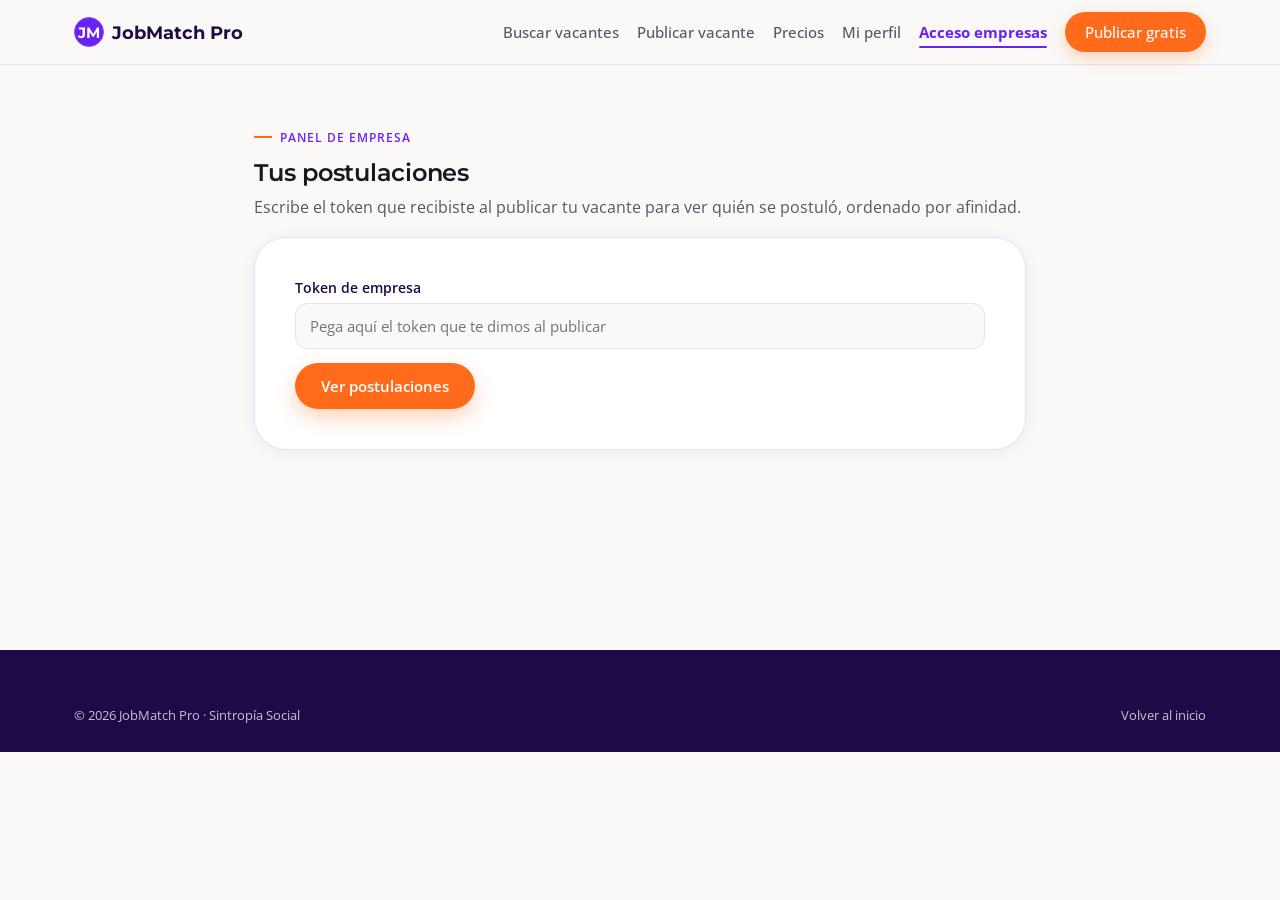
<file: admin.html>
<!DOCTYPE html>
<html lang="es">
<head>
<meta charset="UTF-8">
<link rel="icon" type="image/svg+xml" href="data:image/svg+xml,%3Csvg xmlns=%27http://www.w3.org/2000/svg%27 viewBox=%270 0 64 64%27%3E%3Crect width=%2764%27 height=%2764%27 rx=%2716%27 fill=%27%236B21F5%27/%3E%3Ctext x=%2732%27 y=%2743%27 font-family=%27Montserrat, Arial, sans-serif%27 font-weight=%27700%27 font-size=%2725%27 fill=%27%23fff%27 text-anchor=%27middle%27%3ESS%3C/text%3E%3C/svg%3E">
<meta name="viewport" content="width=device-width, initial-scale=1.0">
<title>Panel de empresa — JobMatch Pro</title>
<link rel="stylesheet" href="assets/css/style.css">
</head>
<body>

<header class="site-header">
  <div class="container bar">
    <a href="index.html" class="logo"><span class="mark">JM</span> JobMatch Pro</a>
    <nav class="nav-links">
      <a href="vacantes.html">Buscar vacantes</a>
      <a href="publicar-vacante.html">Publicar vacante</a>
      <a href="precios.html">Precios</a>
      <a href="candidato.html">Mi perfil</a>
      <a href="admin.html">Acceso empresas</a>
      <a href="publicar-vacante.html" class="nav-cta">Publicar gratis</a>
    </nav>
    <button class="nav-toggle" aria-label="Abrir menú">☰</button>
  </div>
</header>

<section class="section" style="padding-top:56px">
  <div class="container" style="max-width:820px">
    <div class="eyebrow">Panel de empresa</div>
    <h1>Tus postulaciones</h1>
    <p class="lead">Escribe el token que recibiste al publicar tu vacante para ver quién se postuló, ordenado por afinidad.</p>

    <div class="form-card" id="token-card">
      <div class="field" style="margin-bottom:14px">
        <label for="token">Token de empresa</label>
        <input type="text" id="token" placeholder="Pega aquí el token que te dimos al publicar">
      </div>
      <button class="btn btn-primary" id="btn-load">Ver postulaciones</button>
      <div class="status-msg" id="token-status"></div>
    </div>

    <div id="applications-list" style="margin-top:32px"></div>
  </div>
</section>

<footer class="site-footer">
  <div class="container">
    <div class="footer-bottom" style="border-top:none;margin-top:0;padding-top:0">
      <span>© 2026 JobMatch Pro · Sintropía Social</span>
      <a href="index.html">Volver al inicio</a>
    </div>
  </div>
</footer>

<script src="assets/js/app.js"></script>
<script>
  async function verSocioeconomico(jobId, candidatoId, btn) {
    const box = btn.nextElementSibling;
    const token = document.getElementById('token').value.trim();
    btn.disabled = true;
    btn.textContent = 'Consultando...';
    try {
      const data = await JobMatchAPI.getSocioeconomico(token, jobId, candidatoId);
      if (data.error) throw new Error(data.error);
      const s = data.socioeconomico;
      box.innerHTML = `
        <strong>Ingreso familiar aprox.:</strong> ${s.ingresoFamiliar || 'No especificado'}<br>
        <strong>Dependientes económicos:</strong> ${s.dependientesEconomicos || 'No especificado'}<br>
        <strong>Tipo de vivienda:</strong> ${s.tipoVivienda || 'No especificado'}<br>
        <strong>Escolaridad:</strong> ${s.escolaridad || 'No especificado'}<br>
        <strong>Contexto adicional:</strong> ${s.situacionVulnerabilidad || '—'}<br>
        <strong>Notas:</strong> ${s.notasAdicionales || '—'}`;
      box.style.display = 'block';
      btn.style.display = 'none';
    } catch (err) {
      box.innerHTML = `⚠️ ${err.message}`;
      box.style.display = 'block';
      btn.disabled = false;
      btn.textContent = '🔒 Ver perfil socioeconómico (autorizado)';
    }
  }

  document.getElementById('btn-load').addEventListener('click', async () => {
    const token = document.getElementById('token').value.trim();
    const status = document.getElementById('token-status');
    const list = document.getElementById('applications-list');
    if (!token) {
      status.className = 'status-msg show err';
      status.textContent = 'Escribe tu token de empresa.';
      return;
    }
    status.className = 'status-msg show pending';
    status.textContent = 'Buscando postulaciones...';
    list.innerHTML = '';

    try {
      const data = await JobMatchAPI.listApplications(token);
      status.className = 'status-msg show ok';
      status.textContent = `${data.items?.length || 0} postulación(es) encontradas.`;

      if (!data.items || data.items.length === 0) {
        list.innerHTML = `<div class="empty-state"><div class="mark">📭</div><p>Todavía no tienes postulaciones.</p></div>`;
        return;
      }

      const sorted = [...data.items].sort((a, b) => (b.matchScore || 0) - (a.matchScore || 0));
      list.innerHTML = sorted.map((app) => `
        <div class="job-card" style="margin-bottom:14px">
          <div style="display:flex;justify-content:space-between;align-items:flex-start;gap:10px">
            <div>
              <h3 style="font-size:1.05rem">${app.nombre}</h3>
              <div class="meta"><span>✉️ ${app.email}</span>${app.telefono ? `<span>📱 ${app.telefono}</span>` : ''}</div>
            </div>
            <span class="badge-pill">${app.jobTitulo || 'Vacante'}</span>
          </div>
          <div class="match">
            <div class="match-track"><div class="match-fill" style="width:${app.matchScore || 0}%"></div></div>
            <span class="match-label">${app.matchScore || 0}% afinidad</span>
          </div>
          <p class="desc">${app.perfil || ''}</p>
          ${app.socioeconomicoDisponible
            ? `<button class="btn btn-ghost" style="padding:9px 16px;font-size:.82rem" onclick="verSocioeconomico('${app.jobId}','${app.candidatoId}', this)">🔒 Ver perfil socioeconómico (autorizado)</button>
               <div class="socio-box" style="display:none;margin-top:12px;background:var(--purple-050);border-radius:var(--radius-sm);padding:14px;font-size:.85rem"></div>`
            : `<span class="badge-pill" style="opacity:.6">Sin datos socioeconómicos autorizados</span>`}
        </div>`).join('');
    } catch (err) {
      status.className = 'status-msg show err';
      status.textContent = `No se pudo verificar el token: ${err.message}`;
    }
  });
</script>
</body>
</html>
</file>
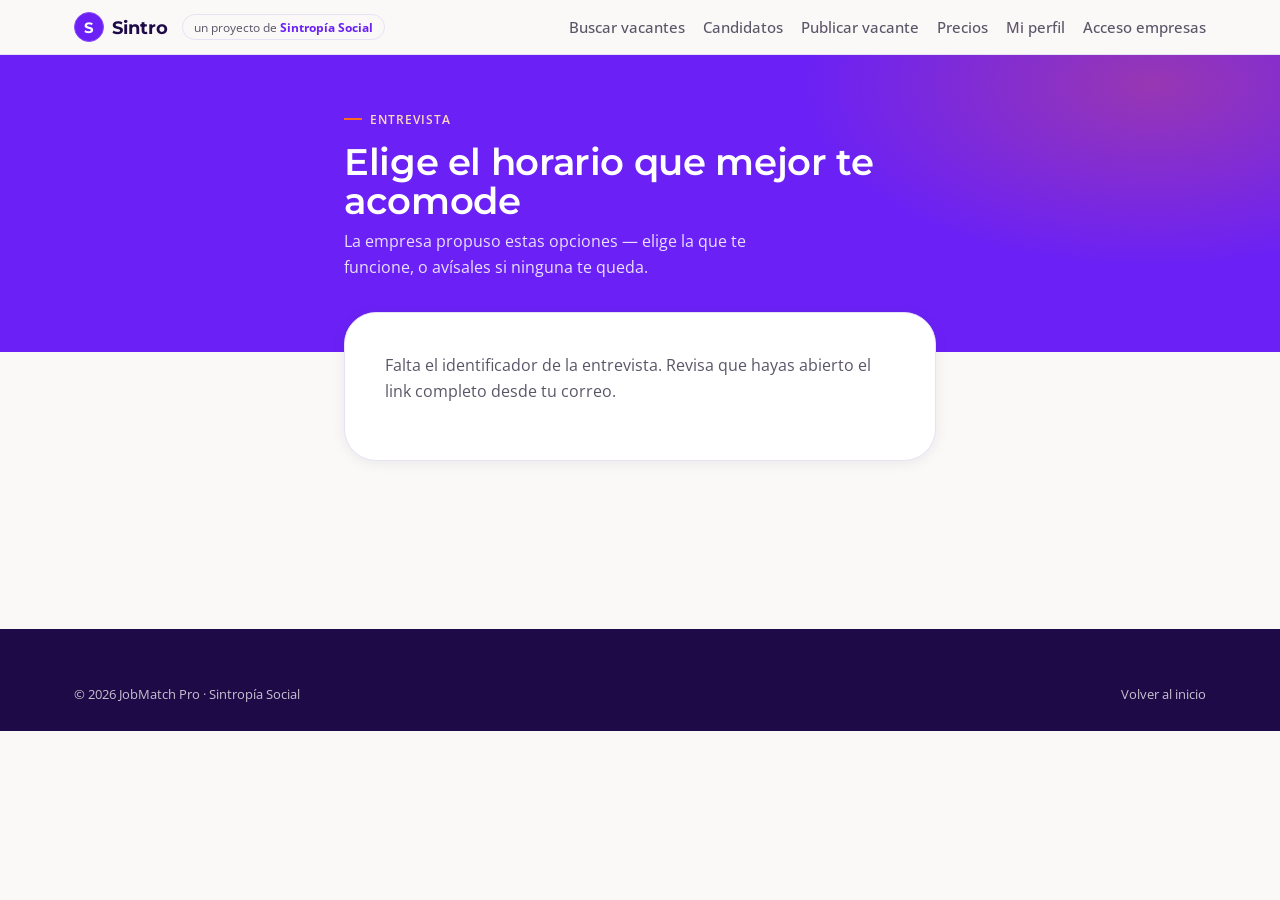
<file: agendar-entrevista.html>
<!DOCTYPE html>
<html lang="es">
<head>
<meta charset="UTF-8">
<link rel="icon" type="image/svg+xml" href="data:image/svg+xml,%3Csvg xmlns=%27http://www.w3.org/2000/svg%27 viewBox=%270 0 64 64%27%3E%3Crect width=%2764%27 height=%2764%27 rx=%2716%27 fill=%27%236B21F5%27/%3E%3Ctext x=%2732%27 y=%2743%27 font-family=%27Montserrat, Arial, sans-serif%27 font-weight=%27700%27 font-size=%2725%27 fill=%27%23fff%27 text-anchor=%27middle%27%3ESS%3C/text%3E%3C/svg%3E">
<meta name="viewport" content="width=device-width, initial-scale=1.0">
<title>Agenda tu entrevista — JobMatch Pro</title>
<link rel="stylesheet" href="assets/css/style.css">
</head>
<body>

<header class="site-header">
  <div class="container bar">
    <div style="display:flex;align-items:center;gap:14px">
      <a href="index.html" class="logo"><span class="mark">S</span> Sintro</a>
      <a href="https://sintropiassociales-del.github.io/" target="_blank" rel="noopener" class="sintropia-badge">un proyecto de <strong>Sintropía Social</strong></a>
    </div>
    <nav class="nav-links">
      <a href="vacantes.html">Buscar vacantes</a>
      <a href="candidatos.html">Candidatos</a>
      <a href="registro-empresa.html">Publicar vacante</a>
      <a href="precios.html">Precios</a>
      <a href="candidato.html">Mi perfil</a>
      <a href="portal-empresa.html">Acceso empresas</a>
    </nav>
    <button class="nav-toggle" aria-label="Abrir menú">☰</button>
  </div>
</header>

<section class="mini-hero">
  <div class="container" style="max-width:640px">
    <div class="eyebrow">Entrevista</div>
    <h1>Elige el horario que mejor te acomode</h1>
    <p>La empresa propuso estas opciones — elige la que te funcione, o avísales si ninguna te queda.</p>
  </div>
</section>

<section class="section content-lift" style="padding-top:0">
  <div class="container" style="max-width:640px">
    <div class="form-card" style="margin-top:0" id="entrevista-card">
      <div class="skel" style="height:24px;width:70%;margin-bottom:14px"></div>
      <div class="skel" style="height:16px;width:40%;margin-bottom:22px"></div>
      <div class="skel" style="height:80px;width:100%"></div>
    </div>
  </div>
</section>

<footer class="site-footer">
  <div class="container">
    <div class="footer-bottom" style="border-top:none;margin-top:0;padding-top:0">
      <span>© 2026 JobMatch Pro · Sintropía Social</span>
      <span><a href="index.html">Volver al inicio</a></span>
    </div>
  </div>
</footer>

<script src="assets/js/app.js"></script>
<script>
  const params = new URLSearchParams(window.location.search);
  const entrevistaId = params.get('id');
  const card = document.getElementById('entrevista-card');

  function formatOpcion(iso) {
    try {
      const d = new Date(iso);
      if (isNaN(d.getTime())) return iso;
      return d.toLocaleString('es-MX', { weekday: 'long', day: 'numeric', month: 'long', hour: '2-digit', minute: '2-digit' });
    } catch (e) { return iso; }
  }

  async function cargar() {
    if (!entrevistaId) {
      card.innerHTML = `<p>Falta el identificador de la entrevista. Revisa que hayas abierto el link completo desde tu correo.</p>`;
      return;
    }
    try {
      const data = await JobMatchAPI.getEntrevistaPublica(entrevistaId);
      if (data.error) throw new Error(data.error);

      const titulo = `<h2 style="font-size:1.15rem;margin-bottom:4px">${escapeHtml(data.empresaNombre)}</h2>
        <p style="color:var(--ink-soft);margin-bottom:18px">Entrevista para: <strong>${escapeHtml(data.jobTitulo)}</strong></p>
        ${data.notas ? `<p style="background:var(--purple-050);border-radius:var(--radius-sm);padding:12px 14px;font-size:.85rem;margin-bottom:18px;white-space:pre-line">${escapeHtml(data.notas)}</p>` : ''}`;

      if (data.estado === 'confirmada') {
        card.innerHTML = titulo + `<div class="status-msg show ok">✅ Ya confirmaste este horario: <strong>${formatOpcion(data.horarioConfirmado)}</strong>. La empresa fue notificada — si necesitas cambiarlo, escríbeles directamente.</div>`;
        return;
      }
      if (data.estado === 'rechazada') {
        card.innerHTML = titulo + `<div class="status-msg show pending">Ya le avisaste a la empresa que ninguna de estas opciones te funcionaba. Si tienen nuevas opciones, te llegará otro correo.</div>`;
        return;
      }

      const opciones = data.opciones || [];
      card.innerHTML = titulo + `
        <div id="opciones-list" style="display:flex;flex-direction:column;gap:10px;margin-bottom:16px">
          ${opciones.map((op, i) => `
            <label style="display:flex;align-items:center;gap:10px;border:1.5px solid var(--line);border-radius:var(--radius-sm);padding:12px 14px;cursor:pointer">
              <input type="radio" name="horario" value="${escapeHtml(op)}" ${i === 0 ? '' : ''}>
              <span>${formatOpcion(op)}</span>
            </label>`).join('')}
          <label style="display:flex;align-items:center;gap:10px;border:1.5px solid var(--line);border-radius:var(--radius-sm);padding:12px 14px;cursor:pointer">
            <input type="radio" name="horario" value="ninguno">
            <span>Ninguna de estas opciones me funciona</span>
          </label>
        </div>
        <button class="btn btn-primary btn-block" id="btn-confirmar">Confirmar</button>
        <div class="status-msg" id="confirmar-status"></div>`;

      document.getElementById('btn-confirmar').addEventListener('click', confirmar);
    } catch (err) {
      card.innerHTML = `<div class="empty-state"><div class="mark">⚠️</div><p>${escapeHtml(err.message)}</p></div>`;
    }
  }

  async function confirmar() {
    const seleccion = document.querySelector('input[name="horario"]:checked');
    const status = document.getElementById('confirmar-status');
    if (!seleccion) {
      status.className = 'status-msg show err';
      status.textContent = 'Elige una opción antes de confirmar.';
      return;
    }
    const btn = document.getElementById('btn-confirmar');
    btn.disabled = true;
    btn.textContent = 'Enviando...';
    setPendingStatus(status, 'Enviando tu respuesta...');
    try {
      const data = await JobMatchAPI.confirmarEntrevista(entrevistaId, seleccion.value);
      if (data.error) throw new Error(data.error);
      clearTimeout(status._pendingTimer);
      cargar(); // recarga para mostrar la pantalla de confirmación
    } catch (err) {
      clearTimeout(status._pendingTimer);
      status.className = 'status-msg show err';
      status.textContent = err.message;
      btn.disabled = false;
      btn.textContent = 'Confirmar';
    }
  }

  cargar();
</script>
</body>
</html>
</file>
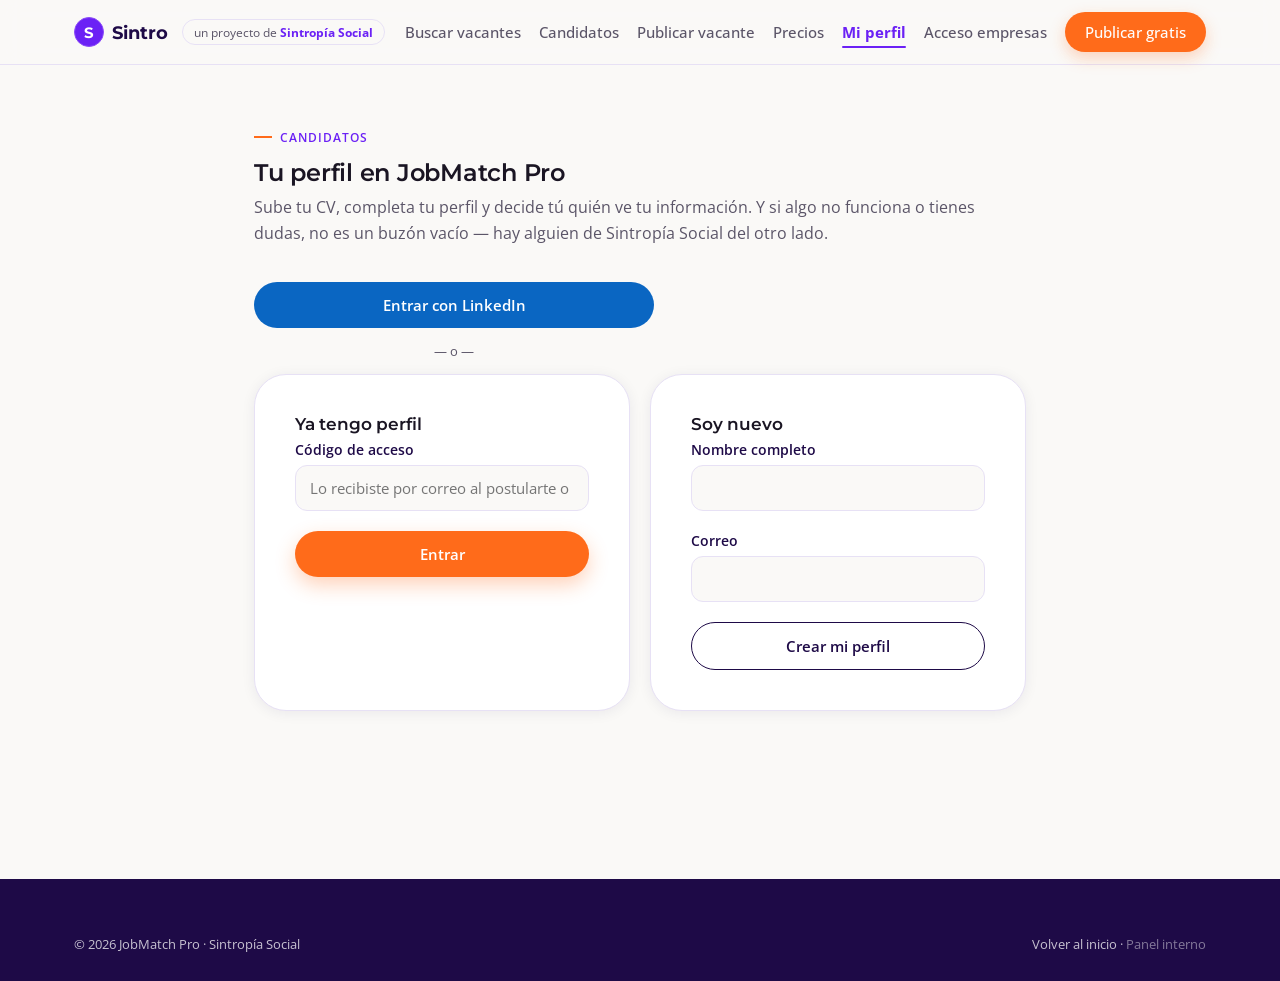
<file: candidato.html>
<!DOCTYPE html>
<html lang="es">
<head>
<meta charset="UTF-8">
<link rel="icon" type="image/svg+xml" href="data:image/svg+xml,%3Csvg xmlns=%27http://www.w3.org/2000/svg%27 viewBox=%270 0 64 64%27%3E%3Crect width=%2764%27 height=%2764%27 rx=%2716%27 fill=%27%236B21F5%27/%3E%3Ctext x=%2732%27 y=%2743%27 font-family=%27Montserrat, Arial, sans-serif%27 font-weight=%27700%27 font-size=%2725%27 fill=%27%23fff%27 text-anchor=%27middle%27%3ESS%3C/text%3E%3C/svg%3E">
<script>
  // "Despierta" a Apps Script lo antes posible — antes incluso de cargar el
  // CSS o assets/js/app.js. En las páginas con panel de administrador, la
  // consulta al panel sale en cuanto la página carga (a diferencia del
  // login de empresa, aquí no hay tiempo de "leer el formulario" para que
  // el arranque en frío de Apps Script se absorba solo) — este ping
  // adelanta esa espera lo más posible, en paralelo a lo que tarda en
  // descargarse el resto de la página. Nota: si cambias APPS_SCRIPT_URL en
  // assets/js/app.js, cambia también esta línea (este script corre antes
  // de que app.js exista, así que no puede reusar esa constante). Si esta
  // línea queda desactualizada no rompe nada — solo se pierde el adelanto.
  try { fetch("https://script.google.com/macros/s/AKfycbz-PlmaDw5_8NbBawOkz0E5K8lQ-9EPz4-BRBY29GaIHTH9sTlhhobJFIqR8rndnTd5/exec?action=ping").catch(() => {}); } catch (e) {}
</script>
<meta name="viewport" content="width=device-width, initial-scale=1.0">
<title>Mi perfil — JobMatch Pro</title>
<link rel="stylesheet" href="assets/css/style.css">
</head>
<body>

<header class="site-header">
  <div class="container bar">
    <div style="display:flex;align-items:center;gap:14px">
      <a href="index.html" class="logo"><span class="mark">S</span> Sintro</a>
      <a href="https://sintropiassociales-del.github.io/" target="_blank" rel="noopener" class="sintropia-badge">un proyecto de <strong>Sintropía Social</strong></a>
    </div>
    <nav class="nav-links">
      <a href="vacantes.html">Buscar vacantes</a>
      <a href="candidatos.html">Candidatos</a>
      <a href="registro-empresa.html">Publicar vacante</a>
      <a href="precios.html">Precios</a>
      <a href="candidato.html">Mi perfil</a>
      <a href="portal-empresa.html">Acceso empresas</a>
      <a href="registro-empresa.html" class="nav-cta">Publicar gratis</a>
    </nav>
    <button class="nav-toggle" aria-label="Abrir menú">☰</button>
  </div>
</header>

<section class="section" style="padding-top:56px">
  <div class="container" style="max-width:820px">

    <!-- ============ MODO ADMINISTRADOR ============ -->
    <div id="admin-mi-perfil-view" style="display:none">
      <div class="eyebrow">Modo administrador</div>
      <h1>Panel de control</h1>
      <p class="lead">Empresas y candidatos registrados, claves de acceso y fechas de alta/baja.</p>

      <div id="admin-perfil-visitas" style="display:grid;grid-template-columns:repeat(auto-fit,minmax(160px,1fr));gap:14px;margin:20px 0"></div>

      <h2 style="font-size:1.05rem;margin-bottom:10px">Empresas (<span id="admin-perfil-count-empresas">0</span>)</h2>
      <div id="admin-perfil-empresas" style="margin-bottom:28px"></div>

      <h2 style="font-size:1.05rem;margin-bottom:10px">Candidatos (<span id="admin-perfil-count-candidatos">0</span>)</h2>
      <div id="admin-perfil-candidatos"></div>
    </div>

    <!-- ============ ACCESO ============ -->
    <div id="access-view">
      <div class="eyebrow">Candidatos</div>
      <h1>Tu perfil en JobMatch Pro</h1>
      <p class="lead">Sube tu CV, completa tu perfil y decide tú quién ve tu información. Y si algo no funciona o tienes dudas, no es un buzón vacío — hay alguien de Sintropía Social del otro lado.</p>

      <button class="btn btn-block" id="btn-linkedin-login" style="background:#0A66C2;color:#fff;margin-top:20px;max-width:400px">Entrar con LinkedIn</button>
      <div class="status-msg" id="linkedin-status" style="max-width:400px"></div>
      <div style="text-align:center;color:var(--ink-soft);font-size:.82rem;margin:14px 0;max-width:400px">— o —</div>

      <div style="display:grid;grid-template-columns:1fr 1fr;gap:20px;margin-top:4px" class="form-grid-2">
        <div class="form-card">
          <h3 style="font-size:1.05rem">Ya tengo perfil</h3>
          <div class="field">
            <label for="login-token">Código de acceso</label>
            <input type="text" id="login-token" placeholder="Lo recibiste por correo al postularte o registrarte">
          </div>
          <button class="btn btn-primary btn-block" id="btn-login">Entrar</button>
          <div class="status-msg" id="login-status"></div>
        </div>
        <div class="form-card">
          <h3 style="font-size:1.05rem">Soy nuevo</h3>
          <div class="field">
            <label for="new-nombre">Nombre completo</label>
            <input type="text" id="new-nombre" required>
          </div>
          <div class="field">
            <label for="new-email">Correo</label>
            <input type="email" id="new-email" required>
          </div>
          <button class="btn btn-ghost btn-block" id="btn-register">Crear mi perfil</button>
          <div class="status-msg" id="register-status"></div>
        </div>
      </div>
    </div>

    <!-- ============ VERIFICANDO SESIÓN GUARDADA ============
         Se muestra brevemente en vez de la pantalla de acceso cuando ya
         hay un código guardado en este navegador, mientras se confirma con
         el servidor — así no parece que "pide volver a entrar" cuando en
         realidad solo está cargando. -->
    <div id="session-check-view" style="display:none;text-align:center;padding:80px 0">
      <p style="color:var(--ink-soft)" id="session-check-text">Verificando tu sesión…</p>
    </div>

    <script>
      // Anti-parpadeo: si ya hay sesión de administrador guardada, se oculta
      // de inmediato la pantalla de acceso de candidato y se muestra
      // "Verificando…" mientras se confirma con el servidor — antes se
      // alcanzaba a ver el login de candidato un momento antes de que el
      // panel de admin lo reemplazara. Corre en cuanto el navegador llega
      // aquí, sin esperar al resto de la página.
      (function () {
        try {
          if (!localStorage.getItem('jobmatch_admin_session')) return;
          document.getElementById('access-view').style.display = 'none';
          document.getElementById('session-check-view').style.display = 'block';
          document.getElementById('session-check-text').textContent = 'Verificando sesión de administrador…';
        } catch (e) {}
      })();
    </script>

    <!-- ============ PERFIL (oculto hasta entrar) ============ -->
    <div id="profile-view" style="display:none">
      <div style="display:flex;justify-content:space-between;align-items:center;flex-wrap:wrap;gap:10px">
        <div>
          <div class="eyebrow">Mi perfil</div>
          <h1 id="profile-name" style="font-size:1.9rem">—</h1>
        </div>
        <button class="btn btn-ghost" id="btn-logout">Salir</button>
      </div>

      <!-- CV -->
      <div class="form-card" style="margin-top:28px">
        <h3 style="font-size:1.05rem">Mi CV</h3>
        <p id="cv-current" style="font-size:.88rem"></p>
        <div class="field">
          <label for="cv-file">Sube tu CV (PDF)</label>
          <input type="file" id="cv-file" accept="application/pdf">
        </div>
        <button class="btn btn-primary" id="btn-upload-cv">Subir CV</button>
        <div class="status-msg" id="cv-status"></div>
      </div>

      <!-- Habilidades y competencias -->
      <div class="form-card" style="margin-top:24px">
        <h3 style="font-size:1.05rem">Habilidades y competencias</h3>
        <p style="font-size:.85rem">
          Esto es lo que las empresas comparan contra lo que piden en cada vacante — entre
          más específico, mejor calidad de match. No usamos tu nombre ni tus datos personales
          para esto: las empresas ven tus habilidades antes de saber quién eres.
        </p>
        <div class="field">
          <label for="habilidades">Habilidades (sepáralas con comas)</label>
          <input type="text" id="habilidades" placeholder="Ej. Excel avanzado, gestión de proyectos, atención a clientes, Python">
        </div>

        <p style="font-size:.82rem;font-weight:600;color:var(--purple-900);margin:16px 0 4px">O elige de la lista — da clic en las que apliquen y se agregan solas</p>
        <div class="skill-picker" id="skill-picker"></div>

        <button class="btn btn-ghost btn-block" id="btn-save-habilidades" style="margin-top:18px">Guardar habilidades</button>
        <div class="status-msg" id="habilidades-status"></div>
      </div>

      <!-- Vista previa y recomendaciones -->
      <div class="form-card" style="margin-top:24px">
        <h3 style="font-size:1.05rem">Vista previa de tu perfil</h3>
        <p style="font-size:.85rem">
          Así te ve una empresa: primero solo tus habilidades, de forma anónima
          (igual que en el directorio público) — y si tú autorizas compartir tu
          contacto, tu nombre, correo y CV.
        </p>
        <p style="font-size:.82rem;background:var(--purple-050);border-radius:var(--radius-sm);padding:10px 12px;margin-top:10px">
          📄 <strong>Sobre tu CV:</strong> súbelo en PDF con texto que se pueda
          seleccionar (no una foto o escaneo) para que se lea bien si alguien
          lo abre. La plataforma no lo analiza automáticamente — lo que usamos
          para encontrarte y calcular tu afinidad con cada vacante es el campo
          de habilidades de arriba, así que llénalo aunque ya esté en tu CV.
        </p>

        <div style="margin-top:18px">
          <p style="font-size:.78rem;font-weight:600;color:var(--purple-900);margin-bottom:8px">Así te ven en el directorio público (anónimo)</p>
          <div class="candidate-card" id="preview-card-anon" style="max-width:340px"></div>
        </div>

        <div style="margin-top:18px">
          <p style="font-size:.78rem;font-weight:600;color:var(--purple-900);margin-bottom:8px">Así te ve una empresa después de que autorizas su contacto</p>
          <div class="form-card" id="preview-card-revealed" style="background:var(--purple-050);border:none;max-width:340px"></div>
        </div>

        <div style="margin-top:22px;border-top:1px solid var(--line);padding-top:18px">
          <p style="font-size:.82rem;font-weight:600;color:var(--purple-900);margin-bottom:4px">¿Quieres mejorar tu perfil?</p>
          <p style="font-size:.85rem;margin-bottom:14px">
            Cuéntanos de tu experiencia (trayectoria, logros, estudios) — la
            usamos junto con tus habilidades para darte recomendaciones y,
            si quieres, para generarte un CV.
          </p>
          <p style="font-size:.8rem;background:#FCE9E4;color:#B3311C;border-radius:var(--radius-sm);padding:9px 12px;margin-bottom:12px">
            ⚠️ Esto se muestra públicamente (a cualquiera que vea tu perfil en el mapa de Candidatos, sin necesidad de que una empresa te contacte). Evita poner nombres de empresas muy específicas, datos de contacto u otra información que te identifique directamente si quieres mantenerte anónimo.
          </p>
          <div class="view-switch" style="margin-bottom:12px;max-width:400px">
            <button type="button" class="view-switch-btn active" id="btn-modo-libre">✍️ Escribir sobre mí</button>
            <button type="button" class="view-switch-btn" id="btn-modo-resume">📄 Pegar mi resumé laboral</button>
          </div>
          <div class="field">
            <label for="resumen-perfil" id="resumen-perfil-label">Cuéntanos de ti</label>
            <textarea id="resumen-perfil" placeholder="Ej. Soy contador con 4 años de experiencia en empresas de manufactura, manejo de nómina para más de 200 empleados, certificación en NIIF..." style="min-height:110px"></textarea>
          </div>
          <button class="btn btn-ghost btn-block" id="btn-save-resumen">Guardar</button>
          <div class="status-msg" id="resumen-status"></div>

          <div style="margin-top:22px;border-top:1px solid var(--line);padding-top:18px">
            <p style="font-size:.82rem;font-weight:600;color:var(--purple-900);margin-bottom:4px">Datos privados para tu banco de talento</p>
            <p style="font-size:.8rem;background:var(--purple-050);border-radius:var(--radius-sm);padding:9px 12px;margin-bottom:12px">
              🔒 Esto NUNCA se muestra en el directorio público ni a empresas en general — solo lo ve una empresa específica si te guarda en su banco de talento (favoritos). Ambos campos son opcionales.
            </p>
            <div class="field">
              <label for="genero">Género</label>
              <select id="genero">
                <option value="">Prefiero no decir</option>
                <option>Mujer</option>
                <option>Hombre</option>
                <option>No binario</option>
                <option>Otro</option>
              </select>
            </div>
            <div class="field">
              <label for="experiencia">Experiencia (labores realizadas — evita nombrar empresas)</label>
              <textarea id="experiencia" placeholder="Ej. Atención a clientes en piso de venta, manejo de caja y cierre diario, capacitación a personal nuevo..." style="min-height:90px"></textarea>
            </div>
            <button class="btn btn-ghost btn-block" id="btn-save-genero-experiencia">Guardar</button>
            <div class="status-msg" id="genero-experiencia-status"></div>
          </div>

          <div style="display:flex;gap:10px;flex-wrap:wrap;margin-top:18px">
            <button class="btn btn-primary" id="btn-recomendaciones" style="flex:1;min-width:220px">Recomendaciones para tu perfil</button>
            <button class="btn btn-ghost" id="btn-generar-cv" style="flex:1;min-width:220px">Generar CV con IA</button>
          </div>
          <div class="status-msg" id="ia-status"></div>
          <div class="form-card" id="recomendaciones-resultado" style="display:none;margin-top:14px;background:var(--purple-050);border:none">
            <p style="font-size:.78rem;font-weight:700;color:var(--purple-900);margin-bottom:6px">📋 Recomendaciones (generadas con IA, basadas en lo que empresas y sistemas de selección suelen buscar)</p>
            <p id="recomendaciones-texto" style="font-size:.85rem;white-space:pre-line"></p>
          </div>
        </div>
      </div>

      <!-- Perfil socioeconómico -->
      <div class="form-card" style="margin-top:24px">
        <h3 style="font-size:1.05rem">Perfil socioeconómico (opcional)</h3>
        <p style="font-size:.85rem">
          🔒 Esta información es <strong>privada</strong>: solo tú y el equipo de
          Sintropía Social pueden verla. Las empresas <strong>nunca</strong> la ven
          automáticamente — solo si tú das tu autorización explícita al momento
          de postularte a una vacante de plan Business o A la medida.
          Llenarla es completamente opcional y puede ayudarte a que empresas
          con programas de inclusión o apoyo social te tomen en cuenta.
        </p>
        <div class="form-grid-2">
          <div class="field">
            <label for="ingreso">Ingreso familiar mensual aproximado (MXN)</label>
            <input type="number" id="ingreso" min="0">
          </div>
          <div class="field">
            <label for="dependientes">Personas que dependen económicamente de ti</label>
            <input type="number" id="dependientes" min="0">
          </div>
        </div>
        <div class="form-grid-2">
          <div class="field">
            <label for="vivienda">Tipo de vivienda</label>
            <select id="vivienda">
              <option value="">Prefiero no decir</option>
              <option>Propia</option>
              <option>Rentada</option>
              <option>Familiar</option>
              <option>Otra</option>
            </select>
          </div>
          <div class="field">
            <label for="escolaridad">Último grado de estudios</label>
            <select id="escolaridad">
              <option value="">Prefiero no decir</option>
              <option>Secundaria</option>
              <option>Bachillerato / técnico</option>
              <option>Licenciatura</option>
              <option>Posgrado</option>
            </select>
          </div>
        </div>
        <div class="field">
          <label for="vulnerabilidad">¿Formas parte de algún grupo o situación que quieras que la empresa conozca?</label>
          <input type="text" id="vulnerabilidad" placeholder="Ej. jefa/e de familia, persona con discapacidad, etc. (opcional)">
        </div>
        <div class="field">
          <label for="notas">Notas adicionales</label>
          <textarea id="notas" placeholder="Cualquier contexto que quieras compartir"></textarea>
        </div>
        <button class="btn btn-ghost btn-block" id="btn-save-socio">Guardar información privada</button>
        <div class="status-msg" id="socio-status"></div>
      </div>

      <!-- Mis postulaciones -->
      <div style="margin-top:32px">
        <h3 style="font-size:1.05rem;color:var(--purple-900)">Mis postulaciones</h3>
        <div id="my-applications"></div>
      </div>
    </div>

  </div>
</section>

<footer class="site-footer">
  <div class="container">
    <div class="footer-bottom" style="border-top:none;margin-top:0;padding-top:0">
      <span>© 2026 JobMatch Pro · Sintropía Social</span>
      <span><a href="index.html">Volver al inicio</a> · <a href="admin-plataforma.html" style="opacity:.6">Panel interno</a></span>
    </div>
  </div>
</footer>

<script src="assets/js/app.js"></script>
<script>
  // Usamos la misma llave que assets/js/app.js (CANDIDATE_TOKEN_KEY) para
  // que quede un solo lugar donde se define — antes esta página tenía su
  // propia copia del nombre, con el mismo valor pero repetido.
  const STORAGE_KEY = CANDIDATE_TOKEN_KEY;
  let currentCandidate = null; // último perfil cargado — lo usa la Vista previa

  // ---------- Selector de habilidades por categoría ----------
  // Usa el mismo mapa (SKILL_MAP / SKILL_CATEGORIA_GENERAL) que candidatos.html
  // usa para colorear el directorio — así solo hay una lista que mantener.
  const skillCategoriesForPicker = [...SKILL_MAP, SKILL_CATEGORIA_GENERAL];

  function currentSkillList() {
    return document.getElementById('habilidades').value
      .split(',')
      .map((s) => s.trim())
      .filter(Boolean);
  }

  function setSkillList(list) {
    // Quita duplicados sin importar mayúsculas/minúsculas, conservando el
    // primer texto tal como se escribió.
    const seen = new Set();
    const clean = list.filter((s) => {
      const key = s.toLowerCase();
      if (seen.has(key)) return false;
      seen.add(key);
      return true;
    });
    document.getElementById('habilidades').value = clean.join(', ');
    renderSkillPicker();
  }

  function toggleSkill(skill) {
    const list = currentSkillList();
    const idx = list.findIndex((s) => s.toLowerCase() === skill.toLowerCase());
    if (idx === -1) list.push(skill);
    else list.splice(idx, 1);
    setSkillList(list);
  }

  function renderSkillPicker() {
    const active = new Set(currentSkillList().map((s) => s.toLowerCase()));
    const container = document.getElementById('skill-picker');
    container.innerHTML = skillCategoriesForPicker.map((cat) => `
      <div class="skill-picker-cat">
        <div class="skill-picker-cat-label">
          <span class="skill-picker-cat-dot" style="background:${cat.color}"></span>
          ${escapeHtml(cat.nombre)}
        </div>
        <div class="skill-picker-chips">
          ${cat.skills.map((skill) => `
            <button type="button" class="skill-chip${active.has(skill.toLowerCase()) ? ' active' : ''}" data-skill="${escapeHtml(skill)}">${escapeHtml(skill)}</button>
          `).join('')}
        </div>
      </div>`).join('');

    container.querySelectorAll('.skill-chip').forEach((btn) => {
      btn.addEventListener('click', () => toggleSkill(btn.dataset.skill));
    });
  }

  renderSkillPicker();
  // Si la persona escribe a mano en el campo de texto, los chips reflejan
  // en vivo cuáles ya están incluidos.
  document.getElementById('habilidades').addEventListener('input', renderSkillPicker);

  document.getElementById('btn-linkedin-login').addEventListener('click', () => {
    const redirectUri = window.location.origin + window.location.pathname;
    const state = Math.random().toString(36).slice(2);
    sessionStorage.setItem('li_state', state);
    const authUrl = `https://www.linkedin.com/oauth/v2/authorization?response_type=code&client_id=${LINKEDIN_CLIENT_ID}&redirect_uri=${encodeURIComponent(redirectUri)}&scope=${encodeURIComponent('openid profile email')}&state=${state}`;
    window.location.href = authUrl;
  });

  async function handleLinkedinRedirect() {
    const params = new URLSearchParams(window.location.search);
    const code = params.get('code');
    const state = params.get('state');
    if (!code) return;

    // Limpiamos la URL de inmediato para que el código no se quede pegado
    // ahí (por si recargan la página o comparten el link sin querer).
    window.history.replaceState({}, '', window.location.pathname);

    if (state !== sessionStorage.getItem('li_state')) {
      document.getElementById('linkedin-status').className = 'status-msg show err';
      document.getElementById('linkedin-status').textContent = 'La verificación de LinkedIn no coincide. Intenta de nuevo.';
      return;
    }

    const status = document.getElementById('linkedin-status');
    status.className = 'status-msg show pending';
    status.textContent = 'Verificando con LinkedIn...';
    try {
      const res = await fetch(CF_LINKEDIN_WORKER_URL, {
        method: 'POST',
        headers: { 'Content-Type': 'application/json' },
        body: JSON.stringify({ code }),
      });
      const data = await res.json();
      if (data.error) throw new Error(data.error);
      localStorage.setItem(STORAGE_KEY, data.candidateToken);
      // El Worker ya regresa el perfil completo junto con el token (para
      // evitar una segunda llamada a Apps Script, que antes hacía que el
      // login por LinkedIn se sintiera larguísimo y sin ningún indicio de
      // haber funcionado hasta cambiar de página) — lo usamos directo. Si el
      // Worker todavía no está actualizado a esa versión (solo trae
      // candidateToken, sin .candidate), caemos de vuelta a loadProfile()
      // para no dejar la pantalla sin reaccionar.
      if (data.candidate) {
        renderProfile(data.candidateToken, data);
      } else {
        loadProfile(data.candidateToken);
      }
    } catch (err) {
      status.className = 'status-msg show err';
      status.textContent = err.message;
    }
  }
  handleLinkedinRedirect();

  function showProfileView() {
    document.getElementById('access-view').style.display = 'none';
    document.getElementById('session-check-view').style.display = 'none';
    document.getElementById('profile-view').style.display = 'block';
  }
  function showAccessView() {
    document.getElementById('access-view').style.display = 'block';
    document.getElementById('session-check-view').style.display = 'none';
    document.getElementById('profile-view').style.display = 'none';
  }

  async function loadProfile(token) {
    try {
      const data = await JobMatchAPI.getCandidateProfile(token);
      if (data.error) throw new Error(data.error);
      renderProfile(token, data);
    } catch (err) {
      showAccessView();
      document.getElementById('login-status').className = 'status-msg show err';
      document.getElementById('login-status').textContent = err.message;
      // Solo borramos si el backend confirmó que el código ya no es válido.
      if (['Código no encontrado', 'Falta el código de acceso'].includes(err.message)) {
        localStorage.removeItem(STORAGE_KEY);
      }
    }
  }

  // Separado de loadProfile() para que el login por LinkedIn (que ya recibe
  // el perfil completo de una sola vez, ver handleLinkedinRedirect) pueda
  // pintar la pantalla directo, sin tener que hacer una segunda llamada a
  // Apps Script solo para volver a pedir lo mismo que ya le mandaron.
  function renderProfile(token, data) {
    localStorage.setItem(STORAGE_KEY, token);
    document.getElementById('profile-name').textContent = data.candidate.nombre || data.candidate.email;
    document.getElementById('profile-name').dataset.email = data.candidate.email;
    document.getElementById('cv-current').textContent = data.candidate.cvLink
      ? '✅ Ya tienes un CV subido. Puedes reemplazarlo subiendo uno nuevo.'
      : 'Todavía no has subido tu CV.';
    document.getElementById('habilidades').value = data.candidate.habilidades || '';
    renderSkillPicker();
    document.getElementById('resumen-perfil').value = data.candidate.resumenPerfil || '';
    document.getElementById('genero').value = data.candidate.genero || '';
    document.getElementById('experiencia').value = data.candidate.experiencia || '';
    currentCandidate = data.candidate;
    renderPreview();

    if (data.socioeconomico) {
      document.getElementById('ingreso').value = data.socioeconomico.ingresoFamiliar || '';
      document.getElementById('dependientes').value = data.socioeconomico.dependientesEconomicos || '';
      document.getElementById('vivienda').value = data.socioeconomico.tipoVivienda || '';
      document.getElementById('escolaridad').value = data.socioeconomico.escolaridad || '';
      document.getElementById('vulnerabilidad').value = data.socioeconomico.situacionVulnerabilidad || '';
      document.getElementById('notas').value = data.socioeconomico.notasAdicionales || '';
    }

    const list = document.getElementById('my-applications');
    if (!data.applications || data.applications.length === 0) {
      list.innerHTML = `<div class="empty-state"><p>Todavía no te has postulado a ninguna vacante.</p></div>`;
    } else {
      list.innerHTML = data.applications.map((a) => `
        <div class="job-card" style="margin-bottom:12px">
          <h3 style="font-size:1rem">${escapeHtml(a.jobTitulo)}</h3>
          <div class="company">${escapeHtml(a.jobEmpresa)}</div>
          <div class="match">
            <div class="match-track"><div class="match-fill" style="width:${a.matchScore || 0}%"></div></div>
            <span class="match-label">${a.matchScore || 0}% afinidad</span>
          </div>
        </div>`).join('');
    }
    showProfileView();
    // El login acaba de pasar en esta misma página (sin recargar) — el
    // menú de arriba todavía tiene las opciones de "visitante" porque esa
    // adaptación normalmente solo corre una vez, al cargar la página.
    // La volvemos a correr ahora que ya hay token guardado.
    if (typeof adaptNavForCandidateSession === 'function') adaptNavForCandidateSession();
  }

  document.getElementById('btn-login').addEventListener('click', () => {
    const token = document.getElementById('login-token').value.trim();
    if (!token) return;
    loadProfile(token);
  });

  document.getElementById('btn-register').addEventListener('click', async () => {
    const status = document.getElementById('register-status');
    const nombre = document.getElementById('new-nombre').value.trim();
    const email = document.getElementById('new-email').value.trim();
    if (!nombre || !email) {
      status.className = 'status-msg show err';
      status.textContent = 'Escribe tu nombre y correo.';
      return;
    }
    status.className = 'status-msg show pending';
    status.textContent = 'Creando tu perfil...';
    try {
      const result = await JobMatchAPI.registerCandidate({ nombre, email });
      status.className = 'status-msg show ok';
      status.textContent = 'Perfil creado. Te enviamos tu código de acceso por correo.';
      loadProfile(result.candidateToken);
    } catch (err) {
      status.className = 'status-msg show err';
      status.textContent = err.message;
    }
  });

  document.getElementById('btn-logout').addEventListener('click', () => {
    localStorage.removeItem(STORAGE_KEY);
    if (typeof clearCachedCandidateSession === 'function') clearCachedCandidateSession();
    // Recargamos en vez de solo mostrar la vista de acceso: así el menú de
    // arriba (que mientras había sesión ocultaba "Publicar vacante"/"Acceso
    // empresas" y mostraba "Cerrar sesión") también vuelve a su estado
    // normal de visitante, en vez de quedarse desincronizado.
    window.location.reload();
  });

  document.getElementById('btn-upload-cv').addEventListener('click', async () => {
    const status = document.getElementById('cv-status');
    const fileInput = document.getElementById('cv-file');
    const token = localStorage.getItem(STORAGE_KEY);
    if (!fileInput.files[0]) {
      status.className = 'status-msg show err';
      status.textContent = 'Selecciona un archivo PDF primero.';
      return;
    }
    status.className = 'status-msg show pending';
    status.textContent = 'Subiendo CV...';
    try {
      const base64 = await fileToBase64(fileInput.files[0]);
      const { cvLink } = await JobMatchAPI.uploadCV(base64, fileInput.files[0].name);
      await JobMatchAPI.registerCandidate({ email: document.getElementById('profile-name').dataset.email, cvLink, candidateToken: token });
      status.className = 'status-msg show ok';
      status.textContent = 'CV subido correctamente.';
      loadProfile(token);
    } catch (err) {
      status.className = 'status-msg show err';
      status.textContent = 'No se pudo subir el CV: ' + err.message;
    }
  });

  document.getElementById('btn-save-habilidades').addEventListener('click', async () => {
    const status = document.getElementById('habilidades-status');
    const token = localStorage.getItem(STORAGE_KEY);
    status.className = 'status-msg show pending';
    status.textContent = 'Guardando...';
    try {
      const profile = await JobMatchAPI.getCandidateProfile(token);
      await JobMatchAPI.registerCandidate({
        email: profile.candidate.email,
        nombre: profile.candidate.nombre,
        habilidades: document.getElementById('habilidades').value,
      });
      status.className = 'status-msg show ok';
      status.textContent = 'Guardado ✓';
      if (currentCandidate) currentCandidate.habilidades = document.getElementById('habilidades').value;
      renderPreview();
    } catch (err) {
      status.className = 'status-msg show err';
      status.textContent = err.message;
    }
  });

  // ---------- Vista previa ----------
  // Refleja lo que ya sabemos del candidato (currentCandidate, cargado en
  // loadProfile) más lo que tenga escrito ahora mismo en el campo de
  // habilidades (así se actualiza en vivo aunque todavía no le haya dado
  // "Guardar habilidades").
  function renderPreview() {
    if (!currentCandidate) return;
    const habilidades = (document.getElementById('habilidades').value || '').split(',').map((h) => h.trim()).filter(Boolean);
    const [primera, ...resto] = habilidades;
    const apodo = 'Candidato #' + String(currentCandidate.id).slice(-4).toUpperCase();
    const iniciales = apodo.replace('Candidato #', '').slice(0, 2);

    const anon = document.getElementById('preview-card-anon');
    if (habilidades.length === 0) {
      anon.innerHTML = `<p style="font-size:.82rem;color:var(--ink-soft)">Agrega y guarda al menos una habilidad arriba para ver aquí tu vista previa — sin habilidades, no apareces en el directorio.</p>`;
    } else {
      anon.innerHTML = `
        <div class="candidate-card-top">
          <div class="candidate-avatar">${escapeHtml(iniciales)}</div>
          <div><div class="candidate-apodo">${escapeHtml(apodo)}</div></div>
        </div>
        <div class="tag-row" style="margin-top:14px">
          ${primera ? `<span class="tag" style="background:#FFEADB;color:var(--orange-600);font-weight:700">${escapeHtml(primera)}</span>` : ''}
          ${resto.slice(0, 5).map((h) => `<span class="tag" style="background:var(--purple-050)">${escapeHtml(h)}</span>`).join('')}
          ${resto.length > 5 ? `<span class="tag" style="background:var(--purple-050);opacity:.7">+${resto.length - 5} más</span>` : ''}
        </div>`;
    }

    const revealed = document.getElementById('preview-card-revealed');
    revealed.innerHTML = `
      <p style="font-size:.85rem"><strong>${escapeHtml(currentCandidate.nombre || 'Sin nombre')}</strong><br>${escapeHtml(currentCandidate.email || '')}</p>
      ${currentCandidate.cvLink
        ? `<p style="font-size:.82rem;margin-top:6px"><a href="${escapeHtml(currentCandidate.cvLink)}" target="_blank" style="color:var(--purple-700);font-weight:600">Ver CV →</a></p>`
        : `<p style="font-size:.8rem;color:var(--ink-soft);margin-top:6px">Todavía no has subido tu CV.</p>`}`;
  }
  document.getElementById('habilidades').addEventListener('input', renderPreview);

  // Los dos modos ("escribir sobre mí" / "pegar mi resumé laboral") guardan
  // en el mismo campo (resumenPerfil) — solo cambia la etiqueta y el
  // ejemplo, para que cada quien use el que le sea más fácil: redactar algo
  // corto de una vez, o pegar directo el texto de un CV/resumé que ya tenga
  // escrito en otro lado.
  const MODOS_RESUMEN = {
    libre: {
      label: 'Cuéntanos de ti',
      placeholder: 'Ej. Soy contador con 4 años de experiencia en empresas de manufactura, manejo de nómina para más de 200 empleados, certificación en NIIF...',
    },
    resume: {
      label: 'Pega aquí tu resumé laboral',
      placeholder: 'Pega el texto de tu CV o resumé laboral tal cual lo tengas escrito (de un Word, PDF, LinkedIn, etc.) — no hace falta que le des formato, solo que la información esté completa.',
    },
  };
  function setModoResumen(modo) {
    document.getElementById('resumen-perfil-label').textContent = MODOS_RESUMEN[modo].label;
    document.getElementById('resumen-perfil').placeholder = MODOS_RESUMEN[modo].placeholder;
    document.getElementById('btn-modo-libre').classList.toggle('active', modo === 'libre');
    document.getElementById('btn-modo-resume').classList.toggle('active', modo === 'resume');
  }
  document.getElementById('btn-modo-libre').addEventListener('click', () => setModoResumen('libre'));
  document.getElementById('btn-modo-resume').addEventListener('click', () => setModoResumen('resume'));

  document.getElementById('btn-save-resumen').addEventListener('click', async () => {
    const status = document.getElementById('resumen-status');
    const token = localStorage.getItem(STORAGE_KEY);
    status.className = 'status-msg show pending';
    status.textContent = 'Guardando...';
    try {
      const profile = await JobMatchAPI.getCandidateProfile(token);
      const resumenPerfil = document.getElementById('resumen-perfil').value;
      await JobMatchAPI.registerCandidate({
        email: profile.candidate.email,
        nombre: profile.candidate.nombre,
        resumenPerfil,
      });
      if (currentCandidate) currentCandidate.resumenPerfil = resumenPerfil;
      status.className = 'status-msg show ok';
      status.textContent = 'Guardado ✓';
    } catch (err) {
      status.className = 'status-msg show err';
      status.textContent = err.message;
    }
  });

  document.getElementById('btn-save-genero-experiencia').addEventListener('click', async () => {
    const status = document.getElementById('genero-experiencia-status');
    const token = localStorage.getItem(STORAGE_KEY);
    status.className = 'status-msg show pending';
    status.textContent = 'Guardando...';
    try {
      const profile = await JobMatchAPI.getCandidateProfile(token);
      const genero = document.getElementById('genero').value;
      const experiencia = document.getElementById('experiencia').value;
      await JobMatchAPI.registerCandidate({
        email: profile.candidate.email,
        nombre: profile.candidate.nombre,
        genero,
        experiencia,
      });
      if (currentCandidate) { currentCandidate.genero = genero; currentCandidate.experiencia = experiencia; }
      status.className = 'status-msg show ok';
      status.textContent = 'Guardado ✓';
    } catch (err) {
      status.className = 'status-msg show err';
      status.textContent = err.message;
    }
  });

  document.getElementById('btn-recomendaciones').addEventListener('click', async (ev) => {
    const btn = ev.currentTarget;
    const status = document.getElementById('ia-status');
    const resultado = document.getElementById('recomendaciones-resultado');
    const token = localStorage.getItem(STORAGE_KEY);
    btn.disabled = true;
    resultado.style.display = 'none';
    status.className = 'status-msg show pending';
    status.textContent = 'Un momento, esto puede tardar unos segundos...';
    try {
      const data = await JobMatchAPI.getRecomendacionesPerfil(token);
      document.getElementById('recomendaciones-texto').textContent = data.recomendaciones || '';
      resultado.style.display = 'block';
      status.className = '';
      status.textContent = '';
    } catch (err) {
      status.className = 'status-msg show err';
      status.textContent = err.message;
    } finally {
      btn.disabled = false;
    }
  });

  // A diferencia del botón de arriba, este NO espera a que la IA (y armar el
  // Word) terminen — puede tardar bastante y a veces la IA falla al primer
  // intento, así que en vez de dejar al candidato viendo una rueda girando,
  // le avisamos de una vez que el resultado le va a llegar por correo. La
  // llamada sigue en camino al servidor (no se cancela), solo que ya no
  // bloquea la pantalla ni se usa su respuesta.
  document.getElementById('btn-generar-cv').addEventListener('click', () => {
    const status = document.getElementById('ia-status');
    const token = localStorage.getItem(STORAGE_KEY);
    if (!(document.getElementById('resumen-perfil').value || '').trim()) {
      status.className = 'status-msg show err';
      status.textContent = 'Cuéntanos primero de tu experiencia (arriba) para poder generar tu CV.';
      return;
    }
    status.className = 'status-msg show ok';
    status.textContent = '✅ Hecho — a la brevedad te llegará un correo con tu CV generado por IA, en formato Word, para que lo revises y ajustes.';
    JobMatchAPI.generarCVConIA(token).catch((err) => console.warn('generarCVConIA:', err.message));
  });

  document.getElementById('btn-save-socio').addEventListener('click', async () => {
    const status = document.getElementById('socio-status');
    const token = localStorage.getItem(STORAGE_KEY);
    status.className = 'status-msg show pending';
    status.textContent = 'Guardando...';
    try {
      const profile = await JobMatchAPI.getCandidateProfile(token);
      await JobMatchAPI.registerCandidate({
        email: profile.candidate.email,
        nombre: profile.candidate.nombre,
        ingresoFamiliar: document.getElementById('ingreso').value,
        dependientesEconomicos: document.getElementById('dependientes').value,
        tipoVivienda: document.getElementById('vivienda').value,
        escolaridad: document.getElementById('escolaridad').value,
        situacionVulnerabilidad: document.getElementById('vulnerabilidad').value,
        notasAdicionales: document.getElementById('notas').value,
      });
      status.className = 'status-msg show ok';
      status.textContent = 'Tu información privada quedó guardada.';
    } catch (err) {
      status.className = 'status-msg show err';
      status.textContent = err.message;
    }
  });

  // ---------- Modo administrador ----------
  // "Mi perfil" no significa nada para un administrador (no es candidato) —
  // en su lugar ve el panel de control: empresas y candidatos, claves de
  // acceso y fechas de alta/baja. Se revisa ANTES del auto-login de
  // candidato de abajo, y si aplica, no se sigue con esa lógica.
  function tarjetaVisita(numero, etiqueta) {
    return `<div class="form-card" style="text-align:center;padding:16px 12px">
      <div style="font-size:1.5rem;font-weight:800;color:var(--purple-900)">${numero}</div>
      <div style="font-size:.78rem;color:var(--ink-soft);margin-top:4px">${etiqueta}</div>
    </div>`;
  }

  function fila(nombre, meta, tokenLabel, token) {
    return `<div class="job-card" style="margin-bottom:10px;flex-direction:row;align-items:center;justify-content:space-between;flex-wrap:wrap;gap:10px">
      <div>
        <h3 style="font-size:.95rem">${escapeHtml(nombre)}</h3>
        <div class="meta">${meta}</div>
      </div>
      <div style="font-size:.75rem;color:var(--ink-soft);font-family:monospace;background:var(--purple-050);padding:4px 8px;border-radius:6px" title="${escapeHtml(tokenLabel)}">${escapeHtml(String(token || '').slice(0, 12))}…</div>
    </div>`;
  }

  async function initAdminMiPerfil() {
    const key = getAdminSessionKey();
    if (!key) return false;
    try {
      const data = await JobMatchAPI.adminGetMiPerfilPanel(key);
      if (data.error) throw new Error(data.error);
      document.getElementById('access-view').style.display = 'none';
      document.getElementById('session-check-view').style.display = 'none';
      document.getElementById('profile-view').style.display = 'none';
      document.getElementById('admin-mi-perfil-view').style.display = 'block';

      document.getElementById('admin-perfil-visitas').innerHTML = [
        tarjetaVisita(data.visitas.hoy, 'Visitas hoy'),
        tarjetaVisita(data.visitas.semana, 'Visitas últimos 7 días'),
        tarjetaVisita(data.visitas.total, 'Visitas totales'),
      ].join('');

      document.getElementById('admin-perfil-count-empresas').textContent = data.empresas.length;
      document.getElementById('admin-perfil-empresas').innerHTML = data.empresas.map((e) => fila(
        e.razonSocial + (e.activa ? '' : ' (baja)'),
        `Plan ${escapeHtml(e.plan)} · Alta: ${e.fechaAlta ? escapeHtml(String(e.fechaAlta).slice(0, 10)) : '—'}` + (e.fechaBaja ? ` · Baja: ${escapeHtml(String(e.fechaBaja).slice(0, 10))}` : ''),
        'Clave de acceso (companyToken): ' + e.companyToken,
        e.companyToken
      )).join('') || `<div class="empty-state"><p>Todavía no hay empresas registradas.</p></div>`;

      document.getElementById('admin-perfil-count-candidatos').textContent = data.candidatos.length;
      document.getElementById('admin-perfil-candidatos').innerHTML = data.candidatos.map((c) => fila(
        c.nombre || 'Sin nombre',
        `Alta: ${c.fechaAlta ? escapeHtml(String(c.fechaAlta).slice(0, 10)) : '—'}`,
        'Clave de acceso (candidateToken): ' + c.candidateToken,
        c.candidateToken
      )).join('') || `<div class="empty-state"><p>Todavía no hay candidatos registrados.</p></div>`;

      return true;
    } catch (err) {
      console.warn('No se pudo cargar el panel de administrador:', err);
      // La clave ya no sirve o hubo un error — regresamos a la vista normal
      // en vez de dejar "Verificando sesión de administrador…" fijo.
      document.getElementById('session-check-view').style.display = 'none';
      document.getElementById('access-view').style.display = 'block';
      return false;
    }
  }

  // Auto-login si ya había una sesión guardada en este navegador. Mostramos
  // "Verificando tu sesión…" en vez de dejar la pantalla de acceso, para que
  // no parezca que hay que volver a entrar mientras se confirma el código.
  (async () => {
    const esAdmin = await initAdminMiPerfil();
    if (esAdmin) return;

    const savedToken = localStorage.getItem(STORAGE_KEY);
    if (savedToken) {
      document.getElementById('access-view').style.display = 'none';
      document.getElementById('session-check-view').style.display = 'block';
      loadProfile(savedToken);
    }
  })();
</script>
</body>
</html>
</file>
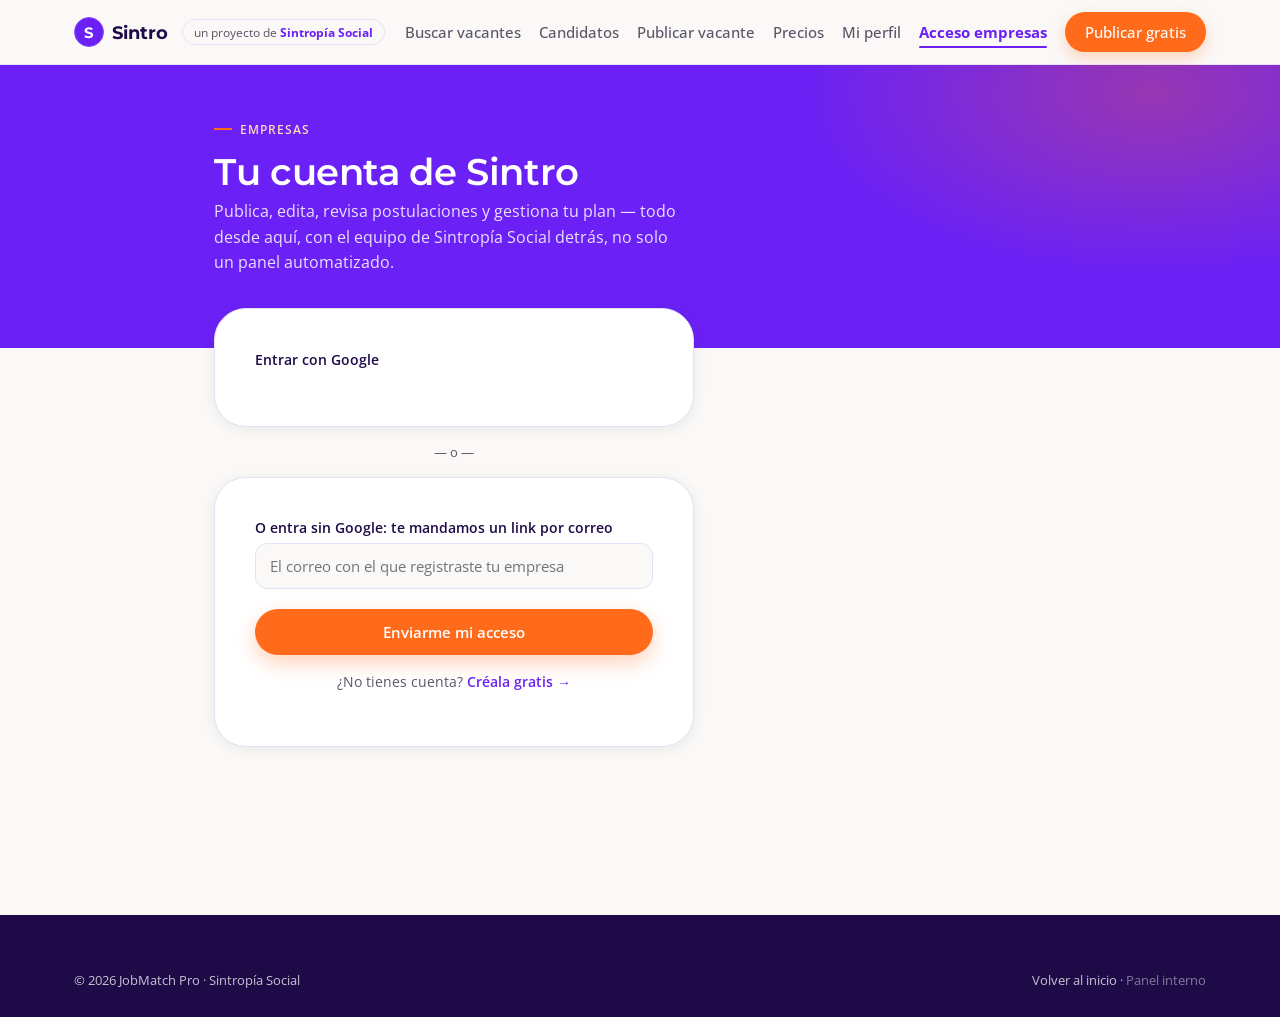
<file: portal-empresa.html>
<!DOCTYPE html>
<html lang="es">
<head>
<meta charset="UTF-8">
<link rel="icon" type="image/svg+xml" href="data:image/svg+xml,%3Csvg xmlns=%27http://www.w3.org/2000/svg%27 viewBox=%270 0 64 64%27%3E%3Crect width=%2764%27 height=%2764%27 rx=%2716%27 fill=%27%236B21F5%27/%3E%3Ctext x=%2732%27 y=%2743%27 font-family=%27Montserrat, Arial, sans-serif%27 font-weight=%27700%27 font-size=%2725%27 fill=%27%23fff%27 text-anchor=%27middle%27%3ESS%3C/text%3E%3C/svg%3E">
<script>
  // "Despierta" a Apps Script lo antes posible — antes incluso de cargar el
  // CSS o assets/js/app.js. En las páginas con panel de administrador, la
  // consulta al panel sale en cuanto la página carga (a diferencia del
  // login de empresa normal, aquí no hay tiempo de "leer el formulario"
  // para que el arranque en frío de Apps Script se absorba solo) — este
  // ping adelanta esa espera lo más posible, en paralelo a lo que tarda en
  // descargarse el resto de la página. Nota: si cambias APPS_SCRIPT_URL en
  // assets/js/app.js, cambia también esta línea (este script corre antes
  // de que app.js exista, así que no puede reusar esa constante). Si esta
  // línea queda desactualizada no rompe nada — solo se pierde el adelanto.
  try { fetch("https://script.google.com/macros/s/AKfycbz-PlmaDw5_8NbBawOkz0E5K8lQ-9EPz4-BRBY29GaIHTH9sTlhhobJFIqR8rndnTd5/exec?action=ping").catch(() => {}); } catch (e) {}
</script>
<meta name="viewport" content="width=device-width, initial-scale=1.0">
<title>Mi cuenta de empresa — JobMatch Pro</title>
<link rel="stylesheet" href="assets/css/style.css">
</head>
<body>

<header class="site-header">
  <div class="container bar">
    <div style="display:flex;align-items:center;gap:14px">
      <a href="index.html" class="logo"><span class="mark">S</span> Sintro</a>
      <a href="https://sintropiassociales-del.github.io/" target="_blank" rel="noopener" class="sintropia-badge">un proyecto de <strong>Sintropía Social</strong></a>
    </div>
    <nav class="nav-links">
      <a href="vacantes.html">Buscar vacantes</a>
      <a href="candidatos.html">Candidatos</a>
      <a href="registro-empresa.html">Publicar vacante</a>
      <a href="precios.html">Precios</a>
      <a href="candidato.html">Mi perfil</a>
      <a href="portal-empresa.html">Acceso empresas</a>
      <a href="registro-empresa.html" class="nav-cta">Publicar gratis</a>
    </nav>
    <button class="nav-toggle" aria-label="Abrir menú">☰</button>
  </div>
</header>

<section class="mini-hero" id="portal-mini-hero">
  <div class="container" style="max-width:900px">
    <div class="eyebrow">Empresas</div>
    <h1>Tu cuenta de Sintro</h1>
    <p>Publica, edita, revisa postulaciones y gestiona tu plan — todo desde aquí, con el equipo de Sintropía Social detrás, no solo un panel automatizado.</p>
  </div>
</section>

<section class="section content-lift" style="padding-top:0">
  <div class="container" style="max-width:900px">

    <!-- ============ MODO ADMINISTRADOR: dash de impacto por empresa ============ -->
    <div id="admin-impacto-view" style="display:none">
      <div class="eyebrow">Modo administrador</div>
      <h1>Cuentas Sintro</h1>
      <p class="lead">Todas las empresas registradas, cuánto han publicado y cuántos candidatos han contactado — para medir el impacto real de la plataforma.</p>
      <div id="admin-impacto-list" style="margin-top:20px"></div>
    </div>

    <!-- ============ ACCESO ============ -->
    <div id="access-view">
      <div class="form-card" style="max-width:480px;margin-bottom:16px">
        <p style="font-size:.88rem;font-weight:600;color:var(--purple-900)">Entrar con Google</p>
        <div id="google-btn"></div>
        <div class="status-msg" id="google-login-status"></div>
      </div>

      <div style="max-width:480px;text-align:center;color:var(--ink-soft);font-size:.82rem;margin-bottom:16px">— o —</div>

      <div class="form-card" style="max-width:480px">
        <div class="field">
          <label for="login-email">O entra sin Google: te mandamos un link por correo</label>
          <input type="email" id="login-email" placeholder="El correo con el que registraste tu empresa">
        </div>
        <button class="btn btn-primary btn-block" id="btn-login">Enviarme mi acceso</button>
        <div class="status-msg" id="login-status"></div>
        <p style="text-align:center;margin-top:16px;font-size:.85rem">¿No tienes cuenta? <a href="registro-empresa.html" style="color:var(--purple-700);font-weight:600">Créala gratis →</a></p>
      </div>
    </div>

    <!-- ============ VERIFICANDO SESIÓN GUARDADA ============ -->
    <div id="session-check-view" style="display:none;text-align:center;padding:80px 0">
      <p style="color:var(--ink-soft)"><span class="spinner"></span><span id="session-check-text">Verificando tu sesión…</span></p>
    </div>

    <script>
      // Anti-parpadeo: si ya hay sesión de administrador guardada, se oculta
      // de inmediato tanto el login de empresa como el hero de arriba (que
      // no aplica en modo admin), y se muestra "Verificando…" mientras se
      // confirma con el servidor — antes se alcanzaba a ver el login de
      // empresa (y "Tu cuenta de Sintro") un momento antes de que el panel
      // de admin lo reemplazara, sobre todo con el arranque en frío de
      // Apps Script. Este bloque corre en cuanto el navegador llega aquí,
      // sin esperar a que cargue el resto de la página.
      (function () {
        try {
          if (!localStorage.getItem('jobmatch_admin_session')) return;
          document.getElementById('portal-mini-hero').style.display = 'none';
          document.getElementById('access-view').style.display = 'none';
          document.getElementById('session-check-view').style.display = 'block';
          document.getElementById('session-check-text').textContent = 'Verificando sesión de administrador…';
        } catch (e) {}
      })();
    </script>

    <!-- ============ PANEL (oculto hasta entrar) ============ -->
    <div id="panel-view" style="display:none;padding-top:8px">
      <div style="display:flex;justify-content:space-between;align-items:center;flex-wrap:wrap;gap:14px;margin-bottom:20px;background:#fff;border-radius:var(--radius-lg);box-shadow:var(--shadow-card);padding:20px 24px">
        <div>
          <h2 id="empresa-nombre" style="font-size:1.5rem;color:var(--purple-900);margin-bottom:6px">—</h2>
          <span class="plan-chip" id="plan-chip">Plan —</span>
        </div>
        <div style="display:flex;gap:14px;align-items:center;flex-wrap:wrap">
          <a href="mailto:comunicacion@sintropiasocial.com" style="font-size:.82rem;color:var(--purple-700);font-weight:600">¿Dudas? Escríbele al equipo →</a>
          <button class="btn btn-ghost" id="btn-logout" style="padding:9px 18px;font-size:.85rem">Salir</button>
        </div>
      </div>

      <div class="tabs">
        <button class="tab-btn active" data-tab="publicar">Publicar vacante</button>
        <button class="tab-btn" data-tab="vacantes">Mis vacantes</button>
        <button class="tab-btn" data-tab="postulaciones">Postulaciones</button>
        <button class="tab-btn" data-tab="favoritos">Favoritos</button>
        <button class="tab-btn" data-tab="reportes">Reportes</button>
        <button class="tab-btn" data-tab="datos">Mis datos</button>
        <button class="tab-btn" data-tab="plan">Mi plan</button>
      </div>

      <!-- TAB: Publicar vacante -->
      <div class="tab-panel active" id="tab-publicar">
        <div id="publicar-limite" class="status-msg show pending" style="margin-bottom:20px"></div>
        <div class="form-card">
          <form id="job-form">
            <div class="field">
              <label for="titulo">Puesto</label>
              <input type="text" id="titulo" required placeholder="Ej. Coordinador/a de Vinculación Comunitaria">
            </div>
            <div class="form-grid-2">
              <div class="field">
                <label for="modalidad">Modalidad</label>
                <select id="modalidad" required>
                  <option value="">Selecciona...</option>
                  <option>Remoto</option>
                  <option>Híbrido</option>
                  <option>Presencial</option>
                </select>
              </div>
              <div class="field">
                <label for="ubicacion">Ubicación</label>
                <input type="text" id="ubicacion" placeholder="Ciudad de México">
              </div>
            </div>
            <div class="form-grid-2">
              <div class="field">
                <label for="salario-min">Sueldo mínimo (MXN, opcional)</label>
                <input type="number" id="salario-min" min="0">
              </div>
              <div class="field">
                <label for="salario-max">Sueldo máximo (MXN, opcional)</label>
                <input type="number" id="salario-max" min="0">
              </div>
            </div>
            <div class="field">
              <label for="descripcion">Descripción del puesto</label>
              <textarea id="descripcion" required placeholder="Responsabilidades, requisitos, qué hace especial a esta vacante..."></textarea>
              <div class="hint">Este texto es lo que la IA compara contra los perfiles de los candidatos.</div>
            </div>
            <button type="submit" class="btn btn-primary btn-block" id="submit-job-btn">Publicar vacante</button>
            <div class="status-msg" id="job-form-status"></div>
            <!-- Aparece después de publicar: link directo + botones para compartir
                 (reutiliza los mismos botones que ya usan las tarjetas de
                 vacantes.html, no son nuevos). -->
            <div id="job-publish-share" style="display:none;margin-top:16px;padding-top:16px;border-top:1px solid var(--line)">
              <p style="font-size:.85rem;font-weight:600;color:var(--purple-900);margin-bottom:8px">Compártela para que le llegue a más candidatos</p>
              <div id="job-publish-share-buttons"></div>
              <a id="job-publish-view-link" href="#" target="_blank" style="display:inline-block;margin-top:10px;font-size:.82rem;color:var(--purple-700);font-weight:600">Ver cómo la ven los candidatos →</a>
            </div>
          </form>
        </div>

        <!-- Vista previa en vivo: así se va a ver exactamente en el buscador de
             vacantes mientras la vas llenando (misma tarjeta que ya usa
             vacantes.html) — antes de publicar nada. -->
        <div class="form-card" style="margin-top:20px">
          <p style="font-size:.85rem;font-weight:600;color:var(--purple-900);margin-bottom:2px">Vista previa</p>
          <p style="font-size:.78rem;color:var(--ink-soft);margin-bottom:14px">Así la van a ver los candidatos en el buscador de vacantes.</p>
          <div id="job-preview" style="pointer-events:none"></div>
        </div>
      </div>

      <!-- TAB: Mis vacantes -->
      <div class="tab-panel" id="tab-vacantes">
        <div id="mis-vacantes-list"></div>
      </div>

      <!-- TAB: Postulaciones -->
      <div class="tab-panel" id="tab-postulaciones">
        <div id="postulaciones-list"></div>
      </div>

      <!-- TAB: Favoritos -->
      <div class="tab-panel" id="tab-favoritos">
        <div id="favoritos-locked" class="locked-feature" style="display:none">🔒 El banco de talento (favoritos) es una función de planes Business y A la medida. Mejora tu plan en la pestaña "Mi plan".</div>
        <div class="grid-jobs" id="favoritos-list"></div>
      </div>

      <!-- TAB: Reportes -->
      <div class="tab-panel" id="tab-reportes">
        <div id="reportes-locked" class="locked-feature" style="display:none">🔒 Los reportes de reclutamiento son una función de planes Business y A la medida. Mejora tu plan en la pestaña "Mi plan".</div>
        <div id="reportes-content"></div>
      </div>

      <!-- TAB: Mis datos -->
      <div class="tab-panel" id="tab-datos">
        <div class="form-card" style="margin-bottom:24px">
          <h3 style="font-size:1.05rem">Tu logo</h3>
          <div id="logo-locked" class="locked-feature" style="display:none">🔒 Subir logo es una función de planes de pago. Mejora tu plan en la pestaña "Mi plan".</div>
          <div id="logo-upload-area" style="display:none">
            <div class="field">
              <label for="logo-file">Sube tu logo (PNG)</label>
              <input type="file" id="logo-file" accept="image/png">
            </div>
            <button class="btn btn-ghost" id="btn-upload-logo">Subir logo</button>
            <div class="status-msg" id="logo-status"></div>
          </div>
        </div>

        <div class="form-card">
          <h3 style="font-size:1.05rem">Información de la empresa</h3>
          <p style="font-size:.8rem;color:var(--ink-soft);margin-bottom:14px">Razón social, RFC y correo de contacto son los datos con los que verificamos tu cuenta (el correo además es con el que entras) — si necesitas corregir alguno, escríbele al equipo. El sitio web y el teléfono sí los puedes actualizar aquí abajo.</p>
          <div class="field">
            <label for="datos-razon-social">Razón social</label>
            <input type="text" id="datos-razon-social" disabled style="background:var(--purple-050)">
          </div>
          <div class="form-grid-2">
            <div class="field">
              <label for="datos-rfc">RFC</label>
              <input type="text" id="datos-rfc" disabled style="background:var(--purple-050)">
            </div>
            <div class="field">
              <label for="datos-email">Correo de contacto</label>
              <input type="text" id="datos-email" disabled style="background:var(--purple-050)">
            </div>
          </div>
          <div class="form-grid-2">
            <div class="field">
              <label for="datos-sitio-web">Sitio web de la empresa</label>
              <input type="url" id="datos-sitio-web" placeholder="https://...">
            </div>
            <div class="field">
              <label for="datos-telefono">Teléfono de contacto</label>
              <input type="tel" id="datos-telefono" placeholder="55 1234 5678">
            </div>
          </div>
          <button class="btn btn-primary" id="btn-save-datos">Guardar cambios</button>
          <div class="status-msg" id="datos-status"></div>
        </div>
      </div>

      <!-- TAB: Mi plan -->
      <div class="tab-panel" id="tab-plan">
        <div class="plans">
          <div class="plan-card">
            <h3>Starter</h3>
            <div class="price">$1,500<span>/mes</span></div>
            <ul><li>2 vacantes activas</li><li>Editar vacantes</li><li>Subir logo</li></ul>
            <div id="paypal-starter" class="paypal-slot" data-plan="Starter"></div>
          </div>
          <div class="plan-card featured">
            <span class="badge">Más elegido</span>
            <h3>Pro</h3>
            <div class="price">$4,500<span>/mes</span></div>
            <ul><li>8 vacantes activas</li><li>Editar vacantes</li><li>Subir logo</li><li>Vacantes destacadas</li></ul>
            <div id="paypal-pro" class="paypal-slot" data-plan="Pro"></div>
          </div>
          <div class="plan-card">
            <h3>Business</h3>
            <div class="price">$9,500<span>/mes</span></div>
            <ul><li>Vacantes ilimitadas</li><li>Acceso a datos socioeconómicos autorizados</li></ul>
            <div id="paypal-business" class="paypal-slot" data-plan="Business"></div>
          </div>
          <div class="plan-card">
            <h3>A la medida</h3>
            <div class="price">$15,000<span>+/mes</span></div>
            <ul><li>Todo lo de Business</li><li>Integraciones y soporte dedicado</li></ul>
            <div id="paypal-medida" class="paypal-slot" data-plan="A la medida"></div>
          </div>
        </div>
      </div>
    </div>
  </div>
</section>

<!-- ============ Modal de datos de facturación ============ -->
<div id="billing-modal" style="display:none;position:fixed;inset:0;background:rgba(32,6,63,.55);z-index:300;align-items:center;justify-content:center;padding:20px">
  <div class="form-card" style="max-width:520px;width:100%;max-height:90vh;overflow:auto">
    <div class="eyebrow">¡Pago recibido!</div>
    <h2 style="font-size:1.4rem">Últimos datos para tu factura</h2>
    <p style="font-size:.88rem">Tu plan <strong id="billing-plan-name"></strong> ya se activó automáticamente. Solo nos faltan tus datos para tu factura.</p>
    <form id="billing-form">
      <div class="field">
        <label for="b-razon-social">Razón social</label>
        <input type="text" id="b-razon-social" required>
      </div>
      <div class="field">
        <label for="b-rfc">RFC</label>
        <input type="text" id="b-rfc" required>
      </div>
      <div class="field">
        <label for="b-direccion">Dirección fiscal</label>
        <textarea id="b-direccion" required></textarea>
      </div>
      <div class="field">
        <label for="b-cfdi">Uso de CFDI</label>
        <select id="b-cfdi">
          <option>G03 - Gastos en general</option>
          <option>P01 - Por definir</option>
          <option>Otro</option>
        </select>
      </div>
      <button type="submit" class="btn btn-primary btn-block">Enviar y activar mi plan</button>
      <div class="status-msg" id="billing-status"></div>
    </form>
  </div>
</div>

<footer class="site-footer">
  <div class="container">
    <div class="footer-bottom" style="border-top:none;margin-top:0;padding-top:0">
      <span>© 2026 JobMatch Pro · Sintropía Social</span>
      <span><a href="index.html">Volver al inicio</a> · <a href="admin-plataforma.html" style="opacity:.6">Panel interno</a></span>
    </div>
  </div>
</footer>

<script src="assets/js/app.js"></script>
<script src="https://accounts.google.com/gsi/client" async defer></script>
<script src="https://www.paypal.com/sdk/js?client-id=AeQMZbOYXQsYdzl5qFzSjN3iBJlHoSbpD5RRsnzsssArO5nZRm_TwkVzxCTP5x8E2-EfPLOaPO4CEykz&vault=true&intent=subscription" data-sdk-integration-source="button-factory"></script>
<script>
  // Manda esta petición "vacía" lo antes posible — así, para cuando la
  // persona de verdad haga clic en "Entrar con Google" o pida su link por
  // correo, Apps Script ya no está arrancando en frío (ver warmupAppsScript
  // en app.js). No bloquea nada de lo de abajo.
  warmupAppsScript();

  window.addEventListener('load', () => {
    if (typeof google === 'undefined' || !google.accounts) return;
    google.accounts.id.initialize({ client_id: GOOGLE_CLIENT_ID, callback: handleGoogleLogin });
    google.accounts.id.renderButton(document.getElementById('google-btn'), {
      theme: 'outline', size: 'large', text: 'signin_with', width: 320,
    });
  });

  async function handleGoogleLogin(response) {
    const status = document.getElementById('google-login-status');
    setPendingStatus(status, 'Verificando tu cuenta con Google...');
    try {
      const data = await JobMatchAPI.loginEmpresaGoogle(response.credential);
      clearTimeout(status._pendingTimer);
      if (data.error) {
        if (data.necesitaRegistro) {
          status.className = 'status-msg show err';
          status.textContent = 'No tienes cuenta con este correo de Google todavía — créala gratis (link de abajo) y vuelve a intentar con Google.';
        } else {
          throw new Error(data.error);
        }
        return;
      }
      loadEmpresa(data.companyToken);
    } catch (err) {
      clearTimeout(status._pendingTimer);
      status.className = 'status-msg show err';
      status.textContent = err.message;
    }
  }

  const PLAN_IDS = {
    'Starter': 'P-85J178568B772993JNJN5PGI',
    'Pro': 'P-3LD64246BP613823WNJN5WGI',
    'Business': 'P-2DN85278YV0277106NJN5X3Q',
    'A la medida': 'P-5XY460257T1232402NJN53IY',
  };
  let currentEmpresa = null;
  let pendingSubscription = null;
  // Debe coincidir con PLANS_BUSINESS (= PLANS_WITH_SOCIOECONOMIC_ACCESS) en apps-script/Code.gs.
  const PLANS_BUSINESS_FRONTEND = ['Business', 'A la medida'];

  function showPanel() {
    document.getElementById('access-view').style.display = 'none';
    document.getElementById('session-check-view').style.display = 'none';
    document.getElementById('panel-view').style.display = 'block';
  }
  function showAccess() {
    document.getElementById('access-view').style.display = 'block';
    document.getElementById('session-check-view').style.display = 'none';
    document.getElementById('panel-view').style.display = 'none';
  }

  document.querySelectorAll('.tab-btn').forEach((btn) => {
    btn.addEventListener('click', () => {
      document.querySelectorAll('.tab-btn').forEach((b) => b.classList.remove('active'));
      document.querySelectorAll('.tab-panel').forEach((p) => p.classList.remove('active'));
      btn.classList.add('active');
      document.getElementById('tab-' + btn.dataset.tab).classList.add('active');

      // Favoritos y Reportes se cargan hasta que se abre esa pestaña (no al
      // iniciar sesión) — antes las 4 llamadas a Apps Script (Postulaciones,
      // Favoritos, Reportes, y el perfil mismo) salían todas a la vez al
      // entrar, y se hacían más lentas entre sí. Así, lo que sí ves de
      // inmediato (Publicar vacante, Mis vacantes, Postulaciones) carga más
      // rápido, y el resto llega cuando realmente lo pides.
      const token = localStorage.getItem(COMPANY_TOKEN_KEY);
      if (!token || !currentEmpresa) return;
      if (btn.dataset.tab === 'favoritos') loadFavoritos(token, currentEmpresa.empresa.plan);
      if (btn.dataset.tab === 'reportes') loadReportes(token, currentEmpresa.empresa.plan);
    });
  });

  async function loadEmpresa(token) {
    try {
      const data = await JobMatchAPI.getEmpresaProfile(token);
      if (data.error) throw new Error(data.error);
      localStorage.setItem(COMPANY_TOKEN_KEY, token);
      currentEmpresa = data;

      document.getElementById('empresa-nombre').textContent = data.empresa.razonSocial;
      document.getElementById('plan-chip').textContent = `Plan ${data.empresa.plan}`;
      cacheEmpresaSession({ razonSocial: data.empresa.razonSocial, plan: data.empresa.plan });

      document.getElementById('datos-razon-social').value = data.empresa.razonSocial || '';
      document.getElementById('datos-rfc').value = data.empresa.rfc || '';
      document.getElementById('datos-email').value = data.empresa.emailContacto || '';
      document.getElementById('datos-sitio-web').value = data.empresa.sitioWeb || '';
      document.getElementById('datos-telefono').value = data.empresa.telefono || '';

      let limitTxt = data.limiteVacantes === null
        ? `Tu plan (${data.empresa.plan}) permite vacantes ilimitadas. Llevas ${data.vacantesActivas}.`
        : `Llevas ${data.vacantesActivas} de ${data.limiteVacantes} vacante(s) activa(s) de tu plan ${data.empresa.plan}.`;
      let limiteAlcanzado = data.limiteVacantes !== null && data.vacantesActivas >= data.limiteVacantes;

      if (data.limiteMensual !== null) {
        limitTxt += ` Además, el plan Gratis permite hasta ${data.limiteMensual} vacantes nuevas por mes — llevas ${data.publicadasEsteMes} este mes.`;
        if (data.publicadasEsteMes >= data.limiteMensual) limiteAlcanzado = true;
      }

      const limiteEl = document.getElementById('publicar-limite');
      limiteEl.textContent = limitTxt + (limiteAlcanzado ? ' Mejora tu plan en la pestaña "Mi plan" para publicar más.' : '');
      limiteEl.className = 'status-msg show ' + (limiteAlcanzado ? 'err' : 'pending');
      document.getElementById('submit-job-btn').disabled = limiteAlcanzado;

      renderMisVacantes(data);
      loadPostulaciones(token);
      // Favoritos y Reportes ya NO se cargan aquí — se cargan solo/hasta que
      // se abre esa pestaña (ver el listener de .tab-btn más abajo), para no
      // saturar a Apps Script con 4 llamadas simultáneas al iniciar sesión.
      setupPlanTab(data);
      renderJobPreview(); // refresca la vista previa ahora que ya conocemos el nombre/logo real de la empresa

      showPanel();
    } catch (err) {
      showAccess();
      document.getElementById('login-status').className = 'status-msg show err';
      document.getElementById('login-status').textContent = err.message;
      // Solo borramos la sesión guardada si el backend confirmó que el
      // código ya no es válido — no ante un error pasajero de red, que
      // antes también la borraba y te obligaba a volver a iniciar sesión
      // sin necesidad.
      const invalido = ['Código no encontrado', 'Falta el código de acceso', 'Tu cuenta está desactivada. Contacta a Sintropía Social.'].includes(err.message);
      if (invalido) { localStorage.removeItem(COMPANY_TOKEN_KEY); clearCachedEmpresaSession(); }
    }
  }

  function renderMisVacantes(data) {
    const list = document.getElementById('mis-vacantes-list');
    if (data.jobs.length === 0) {
      list.innerHTML = `<div class="empty-state"><p>Todavía no tienes vacantes publicadas.</p></div>`;
      return;
    }
    if (data.puedeDestacar) {
      const restantes = data.limiteDestacadas === null ? '∞' : Math.max(0, data.limiteDestacadas - data.destacadasEsteMes);
      list.insertAdjacentHTML('beforebegin', `<p style="font-size:.82rem;color:var(--ink-soft);margin-bottom:14px">Te quedan <strong>${restantes}</strong> vacante(s) por destacar este mes.</p>`);
    }
    list.innerHTML = data.jobs.map((job) => `
      <div class="job-card" style="margin-bottom:14px">
        <div style="display:flex;justify-content:space-between;align-items:flex-start;gap:10px">
          <div>
            <h3 style="font-size:1.05rem">${escapeHtml(job.titulo)} ${job.destacada ? '<span class="tag tag-orange">Destacada</span>' : ''}</h3>
            <div class="meta"><span>📍 ${escapeHtml(job.ubicacion) || 'Remoto'}</span><span>${job.numPostulaciones} postulación(es)</span></div>
          </div>
          <a class="badge-pill" href="vacante.html?id=${job.id}" target="_blank">Ver pública →</a>
        </div>
        <div style="display:flex;gap:8px;flex-wrap:wrap;margin-top:6px">
          ${data.puedeEditar
            ? `<button class="btn btn-ghost" style="padding:9px 16px;font-size:.82rem" onclick="toggleEdit('${job.id}', this)">✏️ Editar</button>`
            : `<div class="locked-feature">🔒 Editar vacantes es una función de planes de pago.</div>`}
          ${data.puedeDestacar
            ? `<button class="btn btn-ghost" style="padding:9px 16px;font-size:.82rem" onclick="toggleFeatured('${job.id}', ${!job.destacada}, this)">${job.destacada ? 'Quitar de destacadas' : '⭐ Destacar'}</button>`
            : ''}
        </div>
        <div class="edit-box" style="display:none;margin-top:14px"></div>
      </div>`).join('');
  }

  async function toggleFeatured(jobId, activar, btn) {
    const token = localStorage.getItem(COMPANY_TOKEN_KEY);
    btn.disabled = true;
    try {
      await JobMatchAPI.setJobFeatured(token, jobId, activar);
      loadEmpresa(token);
    } catch (err) {
      alert(err.message);
      btn.disabled = false;
    }
  }

  function toggleEdit(jobId, btn) {
    const job = currentEmpresa.jobs.find((j) => String(j.id) === String(jobId));
    const box = btn.nextElementSibling;
    if (box.style.display === 'block') { box.style.display = 'none'; return; }
    box.style.display = 'block';
    box.innerHTML = `
      <div class="field"><label>Puesto</label><input type="text" class="e-titulo" value="${escapeHtml(job.titulo)}"></div>
      <div class="form-grid-2">
        <div class="field"><label>Sueldo mínimo</label><input type="number" class="e-min" value="${job.salarioMin || ''}"></div>
        <div class="field"><label>Sueldo máximo</label><input type="number" class="e-max" value="${job.salarioMax || ''}"></div>
      </div>
      <div class="field"><label>Descripción</label><textarea class="e-desc">${job.descripcion || ''}</textarea></div>
      <button class="btn btn-primary" onclick="saveEdit('${jobId}', this)">Guardar cambios</button>
      <div class="status-msg e-status"></div>`;
  }

  async function saveEdit(jobId, btn) {
    const box = btn.closest('.edit-box');
    const token = localStorage.getItem(COMPANY_TOKEN_KEY);
    const status = box.querySelector('.e-status');
    status.className = 'status-msg show pending';
    status.textContent = 'Guardando...';
    try {
      await JobMatchAPI.updateJob(token, jobId, {
        titulo: box.querySelector('.e-titulo').value,
        salarioMin: box.querySelector('.e-min').value,
        salarioMax: box.querySelector('.e-max').value,
        descripcion: box.querySelector('.e-desc').value,
      });
      status.className = 'status-msg show ok';
      status.textContent = 'Actualizado ✓';
      loadEmpresa(token);
    } catch (err) {
      status.className = 'status-msg show err';
      status.textContent = err.message;
    }
  }

  // Etapas del pipeline de postulaciones (kanban) — deben coincidir exactamente
  // con PIPELINE_STAGES en apps-script/Code.gs.
  const PIPELINE_STAGES = ['nuevo', 'revision', 'entrevista', 'contratado', 'descartado'];
  const PIPELINE_LABELS = { nuevo: 'Nuevo', revision: 'En revisión', entrevista: 'Entrevista', contratado: 'Contratado', descartado: 'Descartado' };

  function applicationCardHTML(app, { withPipelineSelect = false, showAgendarEntrevista = false } = {}) {
    return `
        <div class="job-card" data-app-id="${app.id}" style="margin-bottom:14px${app.enTriada === true ? ';border-color:var(--orange-500)' : ''}">
          <div style="display:flex;justify-content:space-between;align-items:flex-start;gap:10px">
            <div>
              <h3 style="font-size:1.05rem">${escapeHtml(app.nombre)} ${app.enTriada === true ? '<span class="tag tag-orange">⭐ Elegido por Sintropía</span>' : ''}</h3>
              <div class="meta"><span>✉️ ${escapeHtml(app.email)}</span>${app.telefono ? `<span>📱 ${escapeHtml(app.telefono)}</span>` : ''}</div>
            </div>
            <span class="badge-pill">${escapeHtml(app.jobTitulo) || 'Vacante'}</span>
          </div>
          <div class="match">
            <div class="match-track"><div class="match-fill" style="width:${app.matchScore || 0}%"></div></div>
            <span class="match-label">${app.matchScore || 0}% afinidad</span>
          </div>
          <p class="desc">${escapeHtml(app.perfil)}</p>
          ${app.reporteAdmin ? `<div style="background:var(--purple-050);border-radius:var(--radius-sm);padding:12px 14px;margin-top:6px">
            <p style="font-size:.78rem;font-weight:600;color:var(--purple-700);margin-bottom:4px">Reporte de Sintropía Social</p>
            <p style="font-size:.84rem;margin-bottom:0;white-space:pre-line">${escapeHtml(app.reporteAdmin)}</p>
          </div>` : ''}
          ${app.socioeconomicoDisponible
            ? `<button class="btn btn-ghost" style="padding:9px 16px;font-size:.82rem" onclick="verSocioeconomico('${app.jobId}','${app.candidatoId}', this)">🔒 Ver perfil socioeconómico (autorizado)</button>
               <div class="socio-box" style="display:none;margin-top:12px;background:var(--purple-050);border-radius:var(--radius-sm);padding:14px;font-size:.85rem"></div>`
            : `<span class="badge-pill" style="opacity:.6">Sin datos socioeconómicos autorizados</span>`}
          ${showAgendarEntrevista ? `
          <button class="btn btn-ghost" style="padding:9px 16px;font-size:.82rem;margin-top:10px;width:100%" onclick="abrirAgendarEntrevista('${app.id}', this)">📅 Proponer horarios de entrevista</button>
          <div class="agendar-box" style="display:none;margin-top:10px"></div>` : ''}
          ${withPipelineSelect ? `
          <select class="pipeline-select" onchange="cambiarEstadoPipeline('${app.id}', this.value, this)">
            ${PIPELINE_STAGES.map((s) => `<option value="${s}" ${(app.estadoPipeline || 'nuevo') === s ? 'selected' : ''}>${PIPELINE_LABELS[s]}</option>`).join('')}
          </select>` : ''}
        </div>`;
  }

  async function loadPostulaciones(token) {
    const list = document.getElementById('postulaciones-list');
    try {
      const data = await JobMatchAPI.listApplications(token);
      if (!data.items || data.items.length === 0) {
        list.innerHTML = `<div class="empty-state"><p>Todavía no tienes postulaciones.</p></div>`;
        return;
      }
      const usaKanban = currentEmpresa && PLANS_BUSINESS_FRONTEND.includes(currentEmpresa.empresa.plan);

      if (usaKanban) {
        // Pipeline tipo kanban: una columna por etapa, cambiar de etapa con el <select> de cada tarjeta.
        list.innerHTML = `<p style="font-size:.8rem;color:var(--ink-soft);margin-bottom:14px">Arrastra la vista con el mouse o el dedo para ver todas las columnas. Cambia la etapa de cada candidato con el menú de su tarjeta.</p>
          <div class="kanban-board">${PIPELINE_STAGES.map((stage) => {
            const enEstaEtapa = data.items.filter((a) => (a.estadoPipeline || 'nuevo') === stage)
              .sort((a, b) => (b.enTriada === true) - (a.enTriada === true) || (b.matchScore || 0) - (a.matchScore || 0));
            return `<div class="kanban-col" data-stage="${stage}">
              <h4>${PIPELINE_LABELS[stage]} <span>${enEstaEtapa.length}</span></h4>
              ${enEstaEtapa.length === 0 ? `<p style="font-size:.76rem;color:var(--ink-soft)">Sin candidatos aquí.</p>` : enEstaEtapa.map((app) => applicationCardHTML(app, { withPipelineSelect: true, showAgendarEntrevista: stage === 'entrevista' })).join('')}
            </div>`;
          }).join('')}</div>`;
      } else {
        const sorted = [...data.items].sort((a, b) => (b.enTriada === true) - (a.enTriada === true) || (b.matchScore || 0) - (a.matchScore || 0));
        list.innerHTML = sorted.map((app) => applicationCardHTML(app)).join('');
      }
    } catch (err) {
      list.innerHTML = `<div class="empty-state"><div class="mark">⚠️</div><p>${err.message}</p></div>`;
    }
  }

  async function cambiarEstadoPipeline(applicationId, nuevoEstado, selectEl) {
    const token = localStorage.getItem(COMPANY_TOKEN_KEY);
    selectEl.disabled = true;
    try {
      const result = await JobMatchAPI.updateApplicationStatus(token, applicationId, nuevoEstado);
      if (result.error) throw new Error(result.error);
      loadPostulaciones(token); // recarga para mover la tarjeta a su nueva columna
    } catch (err) {
      alert('No se pudo actualizar la etapa: ' + err.message);
      selectEl.disabled = false;
    }
  }

  // ---------- Agenda de entrevistas ----------
  // Sin conectar a ningún calendario: la empresa escribe hasta 3 horarios
  // como texto libre (así no depende de cómo esté configurada su zona
  // horaria ni de dar acceso a un calendario externo) y el candidato elige
  // uno desde agendar-entrevista.html.
  function abrirAgendarEntrevista(applicationId, btn) {
    const box = btn.nextElementSibling;
    if (box.style.display === 'block') { box.style.display = 'none'; return; }
    box.style.display = 'block';
    box.innerHTML = `
      <div style="background:var(--purple-050);border-radius:var(--radius-sm);padding:14px">
        <p style="font-size:.78rem;font-weight:600;color:var(--purple-700);margin-bottom:10px">Escribe hasta 3 opciones de horario (el candidato elige una)</p>
        <div class="field" style="margin-bottom:8px"><input type="text" placeholder="Ej. Martes 24 de sept, 10:00 am" class="horario-input"></div>
        <div class="field" style="margin-bottom:8px"><input type="text" placeholder="Ej. Miércoles 25 de sept, 4:00 pm" class="horario-input"></div>
        <div class="field" style="margin-bottom:8px"><input type="text" placeholder="Opcional: una tercera opción" class="horario-input"></div>
        <div class="field" style="margin-bottom:10px"><textarea rows="2" style="min-height:60px" placeholder="Notas para el candidato (opcional): modalidad, link de videollamada, dirección..." class="notas-input"></textarea></div>
        <button class="btn btn-primary" style="padding:9px 16px;font-size:.82rem" onclick="enviarHorariosEntrevista('${applicationId}', this)">Enviar al candidato</button>
        <div class="status-msg" style="margin-top:8px"></div>
      </div>`;
  }

  async function enviarHorariosEntrevista(applicationId, btn) {
    const box = btn.closest('.agendar-box');
    const opciones = [...box.querySelectorAll('.horario-input')].map((i) => i.value.trim()).filter(Boolean);
    const notas = box.querySelector('.notas-input').value.trim();
    const status = box.querySelector('.status-msg');
    if (opciones.length === 0) {
      status.className = 'status-msg show err';
      status.textContent = 'Escribe al menos un horario.';
      return;
    }
    const token = localStorage.getItem(COMPANY_TOKEN_KEY);
    btn.disabled = true;
    setPendingStatus(status, 'Enviando al candidato...');
    try {
      const result = await JobMatchAPI.proponerHorariosEntrevista(token, applicationId, opciones, notas);
      if (result.error) throw new Error(result.error);
      clearTimeout(status._pendingTimer);
      box.innerHTML = `<div class="status-msg show ok">✅ Le mandamos las opciones de horario al candidato por correo.</div>`;
    } catch (err) {
      clearTimeout(status._pendingTimer);
      status.className = 'status-msg show err';
      status.textContent = err.message;
      btn.disabled = false;
    }
  }

  // ---------- Favoritos / banco de talento ----------
  async function loadFavoritos(token, plan) {
    const locked = document.getElementById('favoritos-locked');
    const list = document.getElementById('favoritos-list');
    if (!PLANS_BUSINESS_FRONTEND.includes(plan)) {
      locked.style.display = 'block';
      list.style.display = 'none';
      return;
    }
    locked.style.display = 'none';
    list.style.display = 'grid';
    // Esqueleto de carga — evita que la pestaña se vea vacía/rota mientras
    // Apps Script responde (puede tardar unos segundos).
    list.innerHTML = [1, 2, 3].map(() => `<div class="candidate-card"><div class="skel" style="height:20px;width:60%;margin-bottom:14px"></div><div class="skel" style="height:14px;width:90%;margin-bottom:8px"></div><div class="skel" style="height:14px;width:40%"></div></div>`).join('');
    try {
      const data = await JobMatchAPI.listFavoritos(token);
      if (data.error) throw new Error(data.error);
      if (!data.items || data.items.length === 0) {
        list.innerHTML = `<div class="empty-state" style="grid-column:1/-1"><p>Todavía no has guardado candidatos en tu banco de talento. Búscalos en la pestaña <a href="candidatos.html">Candidatos</a> y guarda los que te interesen con la ⭐.</p></div>`;
        return;
      }
      list.innerHTML = data.items.map((c) => {
        const skills = (c.habilidades || '').split(',').map((h) => h.trim()).filter(Boolean);
        const [primera, ...resto] = skills;
        const nombreMostrar = c.nombreDePila || c.apodo;
        const iniciales = c.nombreDePila ? c.nombreDePila.slice(0, 2) : (c.apodo || '').replace('Candidato #', '').slice(0, 2);
        return `
        <div class="candidate-card">
          <div class="candidate-card-top">
            <div class="candidate-avatar">${escapeHtml(iniciales)}</div>
            <div style="flex:1">
              <div class="candidate-apodo">${escapeHtml(nombreMostrar)}${c.genero ? ` <span style="font-weight:400;color:var(--ink-soft);font-size:.82rem">· ${escapeHtml(c.genero)}</span>` : ''}</div>
              <div style="font-size:.72rem;color:var(--ink-soft)">${escapeHtml(c.apodo)}</div>
            </div>
            <button class="fav-star-btn" title="Quitar de favoritos" data-candidato-id="${c.candidatoId}" onclick="quitarFavoritoPortal('${c.candidatoId}', this)">★</button>
          </div>
          <div class="tag-row" style="margin-top:14px;display:flex;gap:8px;flex-wrap:wrap">
            ${primera ? `<span class="tag" style="background:#FFEADB;color:var(--orange-600);font-weight:700">${escapeHtml(primera)}</span>` : ''}
            ${resto.slice(0, 5).map((h) => `<span class="tag" style="background:var(--purple-050)">${escapeHtml(h)}</span>`).join('')}
            ${resto.length > 5 ? `<span class="tag" style="background:var(--purple-050);opacity:.7">+${resto.length - 5} más</span>` : ''}
          </div>
          ${c.resumenPerfil ? `<p style="font-size:.78rem;font-weight:600;color:var(--purple-700);margin-top:12px;margin-bottom:2px">Perfil</p><p style="font-size:.82rem;white-space:pre-line">${escapeHtml(c.resumenPerfil)}</p>` : ''}
          ${c.experiencia ? `<p style="font-size:.78rem;font-weight:600;color:var(--purple-700);margin-top:10px;margin-bottom:2px">Experiencia</p><p style="font-size:.82rem;white-space:pre-line">${escapeHtml(c.experiencia)}</p>` : ''}
          <div class="foot" style="margin-top:16px">
            ${c.estadoSolicitud === 'autorizado'
              ? `<span class="badge-pill">✅ Contacto autorizado — ve a "Candidatos" para verlo</span>`
              : c.estadoSolicitud === 'pendiente'
                ? `<span class="badge-pill">⏳ Esperando respuesta del candidato</span>`
                : `<a href="candidatos.html" class="btn btn-ghost-orange" style="padding:9px 16px;font-size:.82rem;width:100%;text-align:center;display:block">Solicitar contacto en el directorio →</a>`}
          </div>
        </div>`;
      }).join('');
    } catch (err) {
      list.innerHTML = `<div class="empty-state" style="grid-column:1/-1"><div class="mark">⚠️</div><p>${err.message}</p></div>`;
    }
  }

  async function quitarFavoritoPortal(candidatoId, btn) {
    const token = localStorage.getItem(COMPANY_TOKEN_KEY);
    btn.disabled = true;
    try {
      const data = await JobMatchAPI.toggleFavorito(token, candidatoId);
      if (data.error) throw new Error(data.error);
      loadFavoritos(token, currentEmpresa.empresa.plan); // recarga la lista sin el candidato que se quitó
    } catch (err) {
      alert(err.message);
      btn.disabled = false;
    }
  }

  // ---------- Reportes de reclutamiento ----------
  async function loadReportes(token, plan) {
    const locked = document.getElementById('reportes-locked');
    const content = document.getElementById('reportes-content');
    if (!PLANS_BUSINESS_FRONTEND.includes(plan)) {
      locked.style.display = 'block';
      content.style.display = 'none';
      return;
    }
    locked.style.display = 'none';
    content.style.display = 'block';
    content.innerHTML = `<div class="skel" style="height:80px;width:100%;margin-bottom:16px"></div><div class="skel" style="height:120px;width:100%"></div>`;
    try {
      const data = await JobMatchAPI.getReportesEmpresa(token);
      if (data.error) throw new Error(data.error);
      if (!data.totalPostulaciones) {
        content.innerHTML = `<div class="empty-state"><p>Todavía no hay suficientes datos — los reportes aparecen en cuanto empiecen a llegar postulaciones a tus vacantes.</p></div>`;
        return;
      }
      const funnelMax = Math.max(1, ...PIPELINE_STAGES.map((s) => data.porEtapa[s] || 0));
      content.innerHTML = `
        <div class="reporte-stats">
          <div class="reporte-stat"><div class="num">${data.totalPostulaciones}</div><div class="lbl">Postulaciones totales</div></div>
          <div class="reporte-stat"><div class="num">${data.vacantesActivas}</div><div class="lbl">Vacantes activas</div></div>
          <div class="reporte-stat"><div class="num">${data.tiempoPromedioContratacionDias !== null ? data.tiempoPromedioContratacionDias + ' días' : '—'}</div><div class="lbl">Tiempo promedio a contratación</div></div>
          <div class="reporte-stat"><div class="num">${data.porEtapa.contratado || 0}</div><div class="lbl">Contratados</div></div>
        </div>
        <h3 style="font-size:1rem;margin-bottom:12px">Embudo del pipeline</h3>
        <div class="reporte-funnel">
          ${PIPELINE_STAGES.map((s) => `
            <div class="reporte-funnel-row">
              <span class="lbl">${PIPELINE_LABELS[s]}</span>
              <div class="bar-track"><div class="bar-fill" style="width:${((data.porEtapa[s] || 0) / funnelMax) * 100}%"></div></div>
              <span class="val">${data.porEtapa[s] || 0}</span>
            </div>`).join('')}
        </div>
        <h3 style="font-size:1rem;margin-bottom:12px">Postulaciones por vacante</h3>
        ${data.porVacante.length === 0 ? `<p style="font-size:.85rem;color:var(--ink-soft)">Sin datos todavía.</p>` : `
        <div style="display:flex;flex-direction:column;gap:8px">
          ${data.porVacante.map((v) => `
            <div style="display:flex;justify-content:space-between;align-items:center;background:var(--purple-050);border-radius:var(--radius-sm);padding:10px 14px;font-size:.85rem">
              <span>${escapeHtml(v.titulo)}</span>
              <span class="badge-pill">${v.postulaciones} postulación(es)</span>
            </div>`).join('')}
        </div>`}`;
    } catch (err) {
      content.innerHTML = `<div class="empty-state"><div class="mark">⚠️</div><p>${err.message}</p></div>`;
    }
  }

  async function verSocioeconomico(jobId, candidatoId, btn) {
    const box = btn.nextElementSibling;
    const token = localStorage.getItem(COMPANY_TOKEN_KEY);
    btn.disabled = true;
    btn.textContent = 'Consultando...';
    try {
      const data = await JobMatchAPI.getSocioeconomico(token, jobId, candidatoId);
      if (data.error) throw new Error(data.error);
      const s = data.socioeconomico;
      box.innerHTML = `
        <strong>Ingreso familiar aprox.:</strong> ${escapeHtml(s.ingresoFamiliar) || 'No especificado'}<br>
        <strong>Dependientes económicos:</strong> ${escapeHtml(s.dependientesEconomicos) || 'No especificado'}<br>
        <strong>Tipo de vivienda:</strong> ${escapeHtml(s.tipoVivienda) || 'No especificado'}<br>
        <strong>Escolaridad:</strong> ${escapeHtml(s.escolaridad) || 'No especificado'}<br>
        <strong>Contexto adicional:</strong> ${escapeHtml(s.situacionVulnerabilidad) || '—'}<br>
        <strong>Notas:</strong> ${escapeHtml(s.notasAdicionales) || '—'}`;
      box.style.display = 'block';
      btn.style.display = 'none';
    } catch (err) {
      box.innerHTML = `⚠️ ${err.message}`;
      box.style.display = 'block';
      btn.disabled = false;
      btn.textContent = '🔒 Ver perfil socioeconómico (autorizado)';
    }
  }

  function setupPlanTab(data) {
    if (data.puedeSubirLogo) {
      document.getElementById('logo-locked').style.display = 'none';
      document.getElementById('logo-upload-area').style.display = 'block';
    } else {
      document.getElementById('logo-locked').style.display = 'flex';
      document.getElementById('logo-upload-area').style.display = 'none';
    }

    document.querySelectorAll('.paypal-slot').forEach((slot) => {
      if (slot.dataset.rendered) return;
      slot.dataset.rendered = 'true';
      const plan = slot.dataset.plan;
      paypal.Buttons({
        style: { shape: 'rect', color: 'gold', layout: 'vertical', label: 'subscribe' },
        createSubscription: (d, actions) => actions.subscription.create({
          plan_id: PLAN_IDS[plan],
          custom_id: localStorage.getItem(COMPANY_TOKEN_KEY),
        }),
        onApprove: async (d, actions) => {
          pendingSubscription = { subscriptionId: d.subscriptionID, plan };
          try {
            const details = await actions.subscription.get();
            pendingSubscription.payerName = details?.subscriber?.name ? `${details.subscriber.name.given_name || ''} ${details.subscriber.name.surname || ''}`.trim() : '';
            pendingSubscription.payerEmail = details?.subscriber?.email_address || '';
          } catch (e) {}
          document.getElementById('billing-plan-name').textContent = plan;
          document.getElementById('b-razon-social').value = currentEmpresa.empresa.razonSocial || '';
          document.getElementById('b-rfc').value = currentEmpresa.empresa.rfc || '';
          document.getElementById('billing-modal').style.display = 'flex';
        },
      }).render('#' + slot.id);
    });
  }

  document.getElementById('btn-upload-logo').addEventListener('click', async () => {
    const status = document.getElementById('logo-status');
    const fileInput = document.getElementById('logo-file');
    const token = localStorage.getItem(COMPANY_TOKEN_KEY);
    if (!fileInput.files[0]) { status.className = 'status-msg show err'; status.textContent = 'Selecciona un PNG primero.'; return; }
    status.className = 'status-msg show pending';
    status.textContent = 'Subiendo...';
    try {
      const base64 = await fileToBase64(fileInput.files[0]);
      await JobMatchAPI.uploadLogo(token, base64, fileInput.files[0].name);
      status.className = 'status-msg show ok';
      status.textContent = 'Logo actualizado ✓';
    } catch (err) {
      status.className = 'status-msg show err';
      status.textContent = err.message;
    }
  });

  document.getElementById('btn-save-datos').addEventListener('click', async () => {
    const status = document.getElementById('datos-status');
    const token = localStorage.getItem(COMPANY_TOKEN_KEY);
    status.className = 'status-msg show pending';
    status.textContent = 'Guardando...';
    try {
      await JobMatchAPI.updateEmpresaInfo(token, {
        sitioWeb: document.getElementById('datos-sitio-web').value.trim(),
        telefono: document.getElementById('datos-telefono').value.trim(),
      });
      status.className = 'status-msg show ok';
      status.textContent = 'Datos actualizados ✓';
    } catch (err) {
      status.className = 'status-msg show err';
      status.textContent = err.message;
    }
  });

  document.getElementById('billing-form').addEventListener('submit', async (e) => {
    e.preventDefault();
    const status = document.getElementById('billing-status');
    status.className = 'status-msg show pending';
    status.textContent = 'Enviando comprobante...';
    try {
      await JobMatchAPI.billingReceipt({
        plan: pendingSubscription.plan,
        subscriptionId: pendingSubscription.subscriptionId,
        payerName: pendingSubscription.payerName || '',
        payerEmail: pendingSubscription.payerEmail || '',
        companyEmail: currentEmpresa.empresa.emailContacto,
        razonSocial: document.getElementById('b-razon-social').value,
        rfc: document.getElementById('b-rfc').value,
        direccionFiscal: document.getElementById('b-direccion').value,
        usoCFDI: document.getElementById('b-cfdi').value,
      });
      status.className = 'status-msg show ok';
      status.textContent = '¡Listo! Te mandamos tu comprobante. Recarga la página en unos segundos para ver tu plan activo.';
      setTimeout(() => { document.getElementById('billing-modal').style.display = 'none'; }, 3500);
    } catch (err) {
      status.className = 'status-msg show err';
      status.textContent = 'El pago sí se procesó, pero no pudimos enviar el comprobante. Escríbenos con tu ID de suscripción: ' + pendingSubscription.subscriptionId;
    }
  });

  document.getElementById('btn-login').addEventListener('click', async () => {
    const email = document.getElementById('login-email').value.trim();
    const status = document.getElementById('login-status');
    if (!email) { status.className = 'status-msg show err'; status.textContent = 'Escribe tu correo primero.'; return; }
    setPendingStatus(status, 'Enviando...');
    try {
      await JobMatchAPI.requestEmpresaLoginLink(email, window.location.origin + window.location.pathname);
      clearTimeout(status._pendingTimer);
      status.className = 'status-msg show ok';
      status.textContent = 'Listo — revisa tu correo (y spam) y da clic en el link para entrar. No hace falta copiar nada.';
    } catch (err) {
      clearTimeout(status._pendingTimer);
      status.className = 'status-msg show err';
      status.textContent = err.message;
    }
  });
  document.getElementById('btn-logout').addEventListener('click', () => {
    localStorage.removeItem(COMPANY_TOKEN_KEY);
    clearCachedEmpresaSession();
    showAccess();
  });

  document.getElementById('job-form').addEventListener('submit', async (e) => {
    e.preventDefault();
    const btn = document.getElementById('submit-job-btn');
    const status = document.getElementById('job-form-status');
    document.getElementById('job-publish-share').style.display = 'none';
    btn.disabled = true;
    btn.textContent = 'Publicando...';
    status.className = 'status-msg show pending';
    status.textContent = 'Un momento...';
    const token = localStorage.getItem(COMPANY_TOKEN_KEY);
    const jobData = {
      titulo: document.getElementById('titulo').value,
      modalidad: document.getElementById('modalidad').value,
      ubicacion: document.getElementById('ubicacion').value,
      salarioMin: document.getElementById('salario-min').value,
      salarioMax: document.getElementById('salario-max').value,
      descripcion: document.getElementById('descripcion').value,
    };
    try {
      const result = await JobMatchAPI.createJob(token, jobData);
      status.className = 'status-msg show ok';
      status.textContent = '¡Vacante publicada!';
      document.getElementById('job-form').reset();
      renderJobPreview();

      // Comparte ya con el id real (para el link público) — reutiliza los
      // mismos botones que ya usan las tarjetas de vacantes.html.
      const shareContainer = document.getElementById('job-publish-share-buttons');
      shareContainer.innerHTML = shareButtonsHTML({ id: result.id, titulo: jobData.titulo, empresaNombre: currentEmpresa.empresa.razonSocial });
      document.getElementById('job-publish-view-link').href = 'vacante.html?id=' + encodeURIComponent(result.id);
      document.getElementById('job-publish-share').style.display = 'block';

      loadEmpresa(token);
    } catch (err) {
      status.className = 'status-msg show err';
      status.textContent = err.message;
    } finally {
      btn.disabled = false;
      btn.textContent = 'Publicar vacante';
    }
  });

  // Vista previa en vivo del formulario — misma tarjeta visual que ya usa
  // vacantes.html (mismas clases de CSS), pero sin link ni botones de
  // compartir (esos solo tienen sentido cuando la vacante ya es real).
  function renderJobPreview() {
    const container = document.getElementById('job-preview');
    if (!container) return;
    const titulo = document.getElementById('titulo').value.trim();
    const modalidad = document.getElementById('modalidad').value;
    const ubicacion = document.getElementById('ubicacion').value.trim();
    const salarioMin = document.getElementById('salario-min').value;
    const salarioMax = document.getElementById('salario-max').value;
    const descripcion = document.getElementById('descripcion').value.trim();
    const empresaNombre = currentEmpresa ? currentEmpresa.empresa.razonSocial : '';
    const logoUrl = currentEmpresa ? currentEmpresa.empresa.logoUrl : '';

    if (!titulo && !descripcion) {
      container.innerHTML = '<p style="font-size:.85rem;color:var(--ink-soft)">Empieza a llenar el formulario para ver aquí cómo se vería tu vacante publicada.</p>';
      return;
    }

    const logo = logoUrl
      ? `<img src="${escapeHtml(logoUrl)}" alt="${escapeHtml(empresaNombre)}" style="width:38px;height:38px;border-radius:8px;object-fit:cover;border:1px solid var(--line)">`
      : `<div style="width:38px;height:38px;border-radius:8px;background:var(--purple-100);display:flex;align-items:center;justify-content:center;font-weight:700;color:var(--purple-700);font-family:var(--font-display)">${escapeHtml((empresaNombre || '?').charAt(0))}</div>`;
    const descSnippet = descripcion.slice(0, 110);

    container.innerHTML = `
    <div class="job-card">
      <div class="tag-row" style="justify-content:space-between;align-items:flex-start">
        <div class="tag-row" style="margin:0">
          <span class="tag">${escapeHtml(modalidad) || 'No especificado'}</span>
        </div>
        ${logo}
      </div>
      <h3>${escapeHtml(titulo) || 'Título de la vacante'}</h3>
      <div class="company">${escapeHtml(empresaNombre)}</div>
      <div class="meta">
        <span>📍 ${escapeHtml(ubicacion) || 'Remoto'}</span>
        <span>🕒 Hoy</span>
      </div>
      <p class="desc">${escapeHtml(descSnippet)}${descripcion.length > 110 ? '…' : ''}</p>
      <div class="foot">
        <span class="salary">${formatSalary(salarioMin, salarioMax)}</span>
        <span class="badge-pill">Ver vacante →</span>
      </div>
    </div>`;
  }
  ['titulo', 'modalidad', 'ubicacion', 'salario-min', 'salario-max', 'descripcion'].forEach((id) => {
    const el = document.getElementById(id);
    el.addEventListener('input', renderJobPreview);
    el.addEventListener('change', renderJobPreview);
  });
  renderJobPreview();

  // Mientras se confirma la sesión (o se verifica el login), si tarda más
  // de la cuenta lo decimos explícitamente — sin esto, la pantalla de
  // "Verificando tu sesión…" fija durante varios segundos se siente como
  // que algo se trabó, aunque en realidad solo es el arranque en frío de
  // Apps Script.
  function showSessionCheck() {
    document.getElementById('access-view').style.display = 'none';
    document.getElementById('session-check-view').style.display = 'block';
    const textEl = document.getElementById('session-check-text');
    setTimeout(() => {
      textEl.textContent = 'Esto puede tardar varios segundos, sobre todo si es la primera vez en un rato — no cierres esta pestaña.';
    }, 4000);
  }

  // ---------- Modo administrador: dash de impacto en vez del login de empresa ----------
  async function initAdminImpacto() {
    const key = getAdminSessionKey();
    if (!key) return false;
    try {
      const data = await JobMatchAPI.adminGetEmpresasImpacto(key);
      if (data.error) throw new Error(data.error);
      document.getElementById('portal-mini-hero').style.display = 'none';
      document.getElementById('access-view').style.display = 'none';
      document.getElementById('session-check-view').style.display = 'none';
      document.getElementById('admin-impacto-view').style.display = 'block';

      document.getElementById('admin-impacto-list').innerHTML = data.items.map((e) => `
        <div class="job-card" style="margin-bottom:12px;${e.activa ? '' : 'opacity:.55'}">
          <h3 style="font-size:1rem">${escapeHtml(e.razonSocial)} ${!e.activa ? '<span class="tag" style="background:#FCE9E4;color:#B3311C">Desactivada</span>' : ''}</h3>
          <div class="meta">
            <span>Plan: <strong>${escapeHtml(e.plan)}</strong></span>
            <span>Alta: ${e.fechaAlta ? escapeHtml(String(e.fechaAlta).slice(0, 10)) : '—'}</span>
            <span>Vacantes publicadas: <strong>${e.vacantesPublicadas}</strong></span>
            <span>Postulaciones recibidas: <strong>${e.postulacionesRecibidas}</strong></span>
            <span>Solicitudes de contacto: <strong>${e.solicitudesContacto}</strong></span>
            <span>Candidatos contactados: <strong>${e.candidatosContactados}</strong></span>
          </div>
        </div>`).join('') || `<div class="empty-state"><p>Todavía no hay empresas registradas.</p></div>`;
      return true;
    } catch (err) {
      console.warn('No se pudo cargar el dash de impacto de administrador:', err);
      // La clave ya no sirve o hubo un error — regresamos a la vista normal
      // en vez de dejar "Verificando sesión de administrador…" fijo.
      document.getElementById('portal-mini-hero').style.display = 'block';
      document.getElementById('session-check-view').style.display = 'none';
      document.getElementById('access-view').style.display = 'block';
      return false;
    }
  }

  (async () => {
    const esAdmin = await initAdminImpacto();
    if (esAdmin) return;

    // Si vienes de un link de acceso por correo (?token=...), entra directo
    // y limpia la URL para no dejar el token visible en la barra/historial.
    const urlParams = new URLSearchParams(window.location.search);
    const linkToken = urlParams.get('token');
    if (linkToken) {
      history.replaceState({}, '', window.location.pathname);
      showSessionCheck();
      loadEmpresa(linkToken);
    } else {
      const saved = localStorage.getItem(COMPANY_TOKEN_KEY);
      const cached = getCachedEmpresaSession();
      if (saved && cached) {
        // Mostramos el panel de inmediato con los últimos datos que ya
        // conocíamos, mientras se confirma con el servidor en segundo plano —
        // así no hay que esperar el arranque en frío de Apps Script para ver
        // algo en pantalla.
        document.getElementById('empresa-nombre').textContent = cached.razonSocial;
        document.getElementById('plan-chip').textContent = `Plan ${cached.plan}`;
        showPanel();
        loadEmpresa(saved);
      } else if (saved) {
        showSessionCheck();
        loadEmpresa(saved);
      }
    }
  })();
</script>
</body>
</html>
</file>
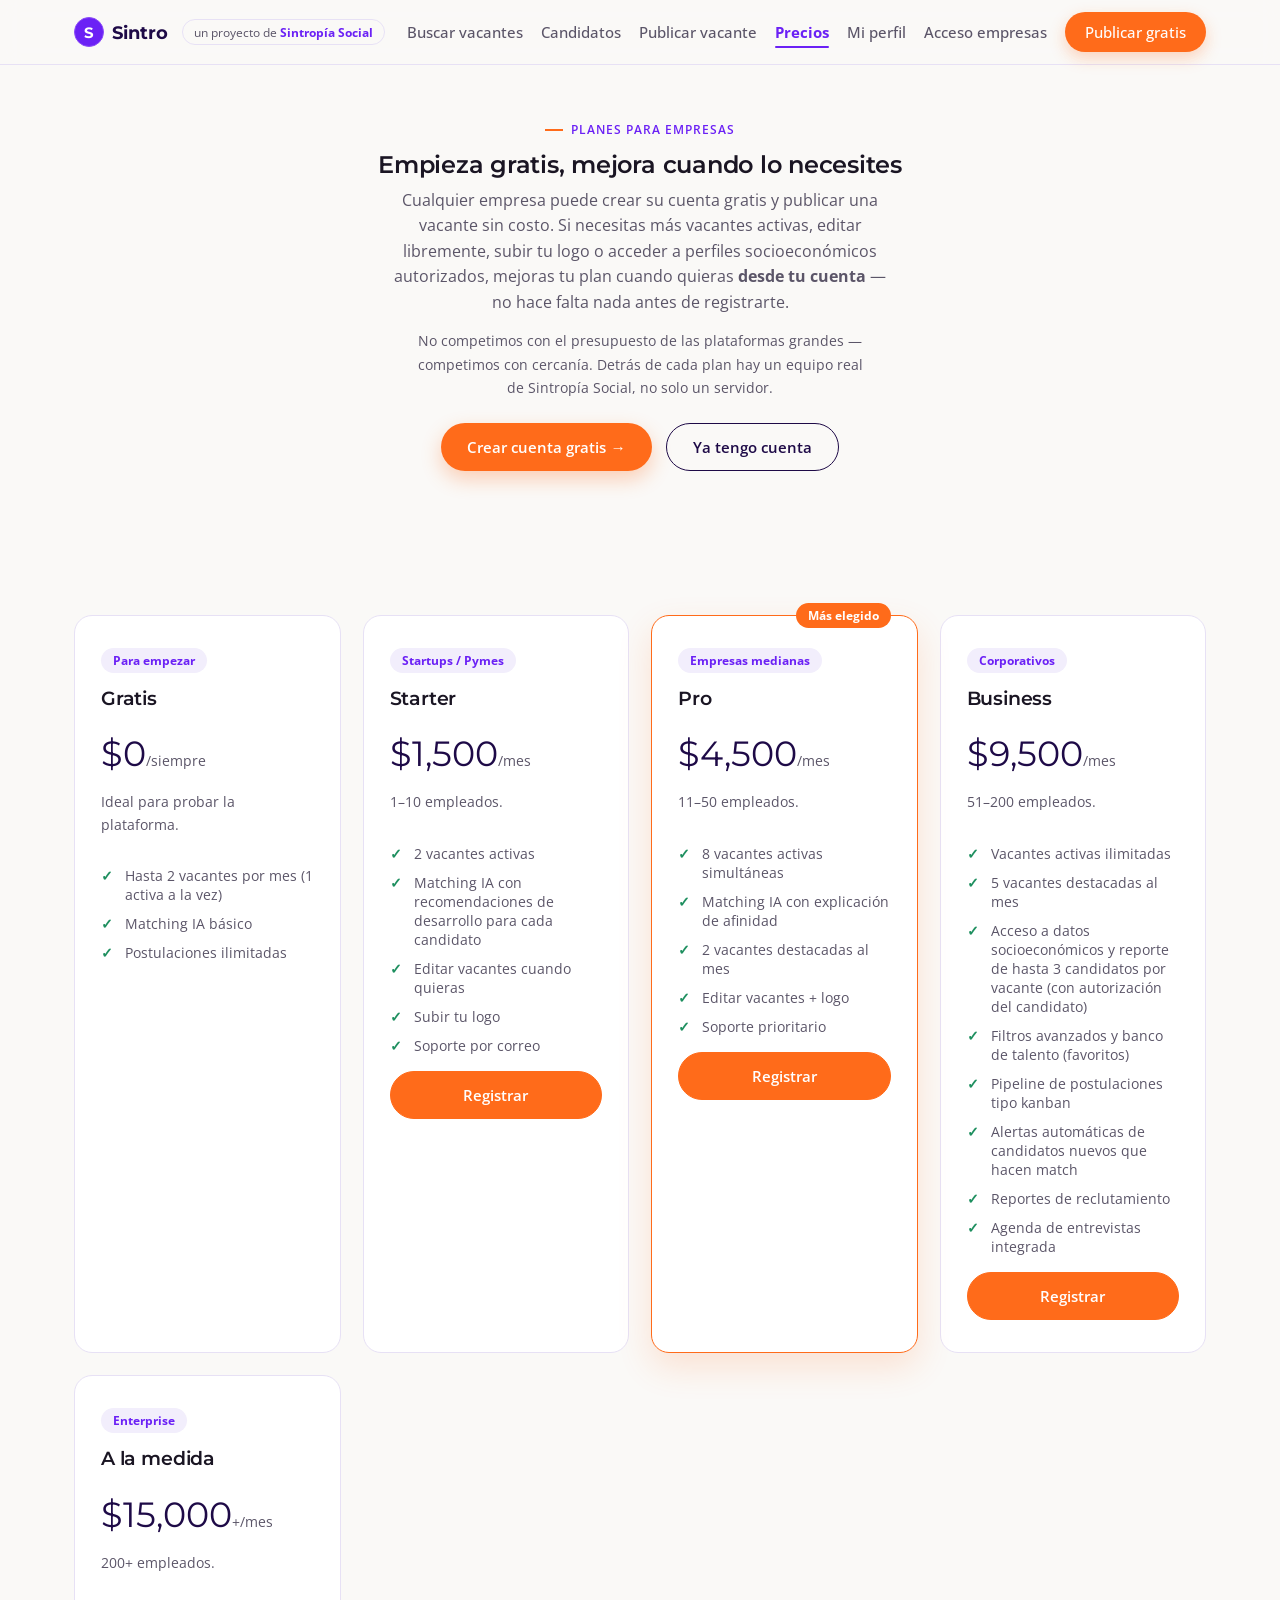
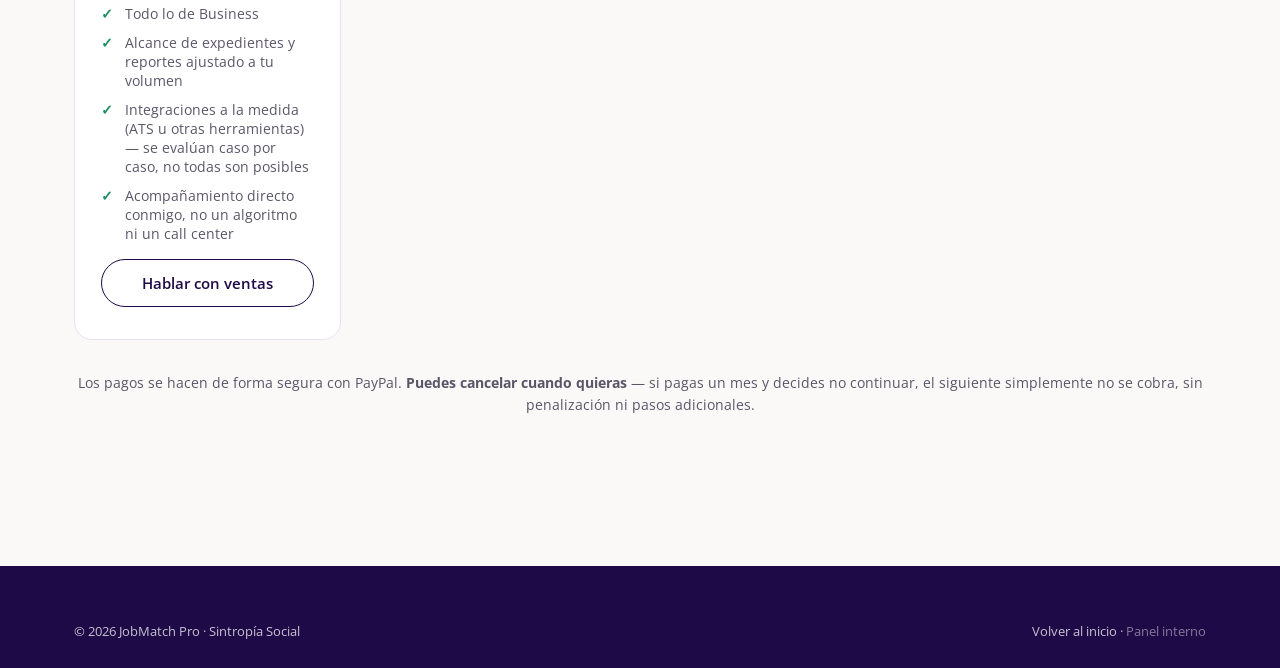
<file: precios.html>
<html lang="es">
<head>
<meta charset="UTF-8">
<link rel="icon" type="image/svg+xml" href="data:image/svg+xml,%3Csvg xmlns=%27http://www.w3.org/2000/svg%27 viewBox=%270 0 64 64%27%3E%3Crect width=%2764%27 height=%2764%27 rx=%2716%27 fill=%27%236B21F5%27/%3E%3Ctext x=%2732%27 y=%2743%27 font-family=%27Montserrat, Arial, sans-serif%27 font-weight=%27700%27 font-size=%2725%27 fill=%27%23fff%27 text-anchor=%27middle%27%3ESS%3C/text%3E%3C/svg%3E">
<script>
  // "Despierta" a Apps Script lo antes posible — antes incluso de cargar el
  // CSS o assets/js/app.js. En las páginas con panel de administrador, la
  // consulta al panel sale en cuanto la página carga (a diferencia del
  // login de empresa, aquí no hay tiempo de "leer el formulario" para que
  // el arranque en frío de Apps Script se absorba solo) — este ping
  // adelanta esa espera lo más posible, en paralelo a lo que tarda en
  // descargarse el resto de la página. Nota: si cambias APPS_SCRIPT_URL en
  // assets/js/app.js, cambia también esta línea (este script corre antes
  // de que app.js exista, así que no puede reusar esa constante). Si esta
  // línea queda desactualizada no rompe nada — solo se pierde el adelanto.
  try { fetch("https://script.google.com/macros/s/AKfycbz-PlmaDw5_8NbBawOkz0E5K8lQ-9EPz4-BRBY29GaIHTH9sTlhhobJFIqR8rndnTd5/exec?action=ping").catch(() => {}); } catch (e) {}
</script>
<meta name="viewport" content="width=device-width, initial-scale=1.0">
<title>Precios — JobMatch Pro</title>
<link rel="stylesheet" href="assets/css/style.css">
</head>
<body>

<header class="site-header">
  <div class="container bar">
    <div style="display:flex;align-items:center;gap:14px">
      <a href="index.html" class="logo"><span class="mark">S</span> Sintro</a>
      <a href="https://sintropiassociales-del.github.io/" target="_blank" rel="noopener" class="sintropia-badge">un proyecto de <strong>Sintropía Social</strong></a>
    </div>
    <nav class="nav-links">
      <a href="vacantes.html">Buscar vacantes</a>
      <a href="candidatos.html">Candidatos</a>
      <a href="registro-empresa.html">Publicar vacante</a>
      <a href="precios.html">Precios</a>
      <a href="candidato.html">Mi perfil</a>
      <a href="portal-empresa.html">Acceso empresas</a>
      <a href="registro-empresa.html" class="nav-cta">Publicar gratis</a>
    </nav>
    <button class="nav-toggle" aria-label="Abrir menú">☰</button>
  </div>
</header>

<div id="precios-admin-content" style="display:none">
  <section class="section" style="padding-top:56px">
    <div class="container">
      <div class="eyebrow">Modo administrador</div>
      <h1>Salud y crecimiento de la plataforma</h1>
      <p class="lead" style="max-width:60ch">Empresas activas, candidatos registrados y cuándo conviene subir de nivel — según los umbrales de <code>docs/CUANDO-ESCALAR.md</code>.</p>
    </div>
  </section>
  <section class="section-tight">
    <div class="container">
      <div id="admin-precios-resumen" style="display:grid;grid-template-columns:repeat(auto-fit,minmax(170px,1fr));gap:14px;margin-bottom:28px"></div>
      <div id="admin-termometro" style="text-align:center;color:var(--ink-soft);padding:40px 0"><span class="spinner"></span> Cargando panel de administrador…</div>
    </div>
  </section>
</div>

<script>
  // Anti-parpadeo: si ya hay sesión de administrador guardada, se muestra el
  // panel de admin (con un estado "cargando") y se oculta de inmediato la
  // vista de precios normal — antes se alcanzaba a ver "Empieza gratis..."
  // un momento antes de que el panel de admin lo reemplazara, sobre todo con
  // el arranque en frío de Apps Script. Corre en cuanto el navegador llega
  // aquí, sin esperar al resto de la página.
  (function () {
    try {
      if (!localStorage.getItem('jobmatch_admin_session')) return;
      document.getElementById('precios-empresa-content').style.display = 'none';
      document.getElementById('precios-admin-content').style.display = 'block';
    } catch (e) {}
  })();
</script>

<div id="precios-empresa-content">
<section class="section" style="padding-top:56px;text-align:center">
  <div class="container">
    <div class="eyebrow" style="justify-content:center">Planes para empresas</div>
    <h1>Empieza gratis, mejora cuando lo necesites</h1>
    <p class="lead" style="max-width:56ch;margin:0 auto">Cualquier empresa puede crear su cuenta gratis y publicar una vacante sin costo. Si necesitas más vacantes activas, editar libremente, subir tu logo o acceder a perfiles socioeconómicos autorizados, mejoras tu plan cuando quieras <strong>desde tu cuenta</strong> — no hace falta nada antes de registrarte.</p>
    <p style="max-width:56ch;margin:14px auto 0;font-size:.9rem;color:var(--ink-soft)">No competimos con el presupuesto de las plataformas grandes — competimos con cercanía. Detrás de cada plan hay un equipo real de Sintropía Social, no solo un servidor.</p>
    <div class="hero-actions" style="justify-content:center;margin-top:24px">
      <a href="registro-empresa.html" class="btn btn-primary">Crear cuenta gratis →</a>
      <a href="portal-empresa.html" class="btn btn-ghost">Ya tengo cuenta</a>
    </div>
  </div>
</section>

<section class="section-tight">
  <div class="container">
    <div class="plans">
      <div class="plan-card" data-plan="Gratis" id="plan-Gratis">
        <div class="badge-pill" style="align-self:flex-start">Para empezar</div>
        <h3>Gratis</h3>
        <div class="price">$0<span>/siempre</span></div>
        <p style="font-size:.88rem">Ideal para probar la plataforma.</p>
        <ul>
          <li>Hasta 2 vacantes por mes (1 activa a la vez)</li>
          <li>Matching IA básico</li>
          <li>Postulaciones ilimitadas</li>
        </ul>
      </div>

      <div class="plan-card" data-plan="Starter" id="plan-Starter">
        <div class="badge-pill" style="align-self:flex-start">Startups / Pymes</div>
        <h3>Starter</h3>
        <div class="price">$1,500<span>/mes</span></div>
        <p style="font-size:.88rem">1–10 empleados.</p>
        <ul>
          <li>2 vacantes activas</li>
          <li>Matching IA con recomendaciones de desarrollo para cada candidato</li>
          <li>Editar vacantes cuando quieras</li>
          <li>Subir tu logo</li>
          <li>Soporte por correo</li>
        </ul>
        <div class="paypal-slot" data-plan="Starter" data-plan-id="P-85J178568B772993JNJN5PGI"></div>
      </div>

      <div class="plan-card featured" data-plan="Pro" id="plan-Pro">
        <span class="badge">Más elegido</span>
        <div class="badge-pill" style="align-self:flex-start">Empresas medianas</div>
        <h3>Pro</h3>
        <div class="price">$4,500<span>/mes</span></div>
        <p style="font-size:.88rem">11–50 empleados.</p>
        <ul>
          <li>8 vacantes activas simultáneas</li>
          <li>Matching IA con explicación de afinidad</li>
          <li>2 vacantes destacadas al mes</li>
          <li>Editar vacantes + logo</li>
          <li>Soporte prioritario</li>
        </ul>
        <div class="paypal-slot" data-plan="Pro" data-plan-id="P-3LD64246BP613823WNJN5WGI"></div>
      </div>

      <div class="plan-card" data-plan="Business" id="plan-Business">
        <div class="badge-pill" style="align-self:flex-start">Corporativos</div>
        <h3>Business</h3>
        <div class="price">$9,500<span>/mes</span></div>
        <p style="font-size:.88rem">51–200 empleados.</p>
        <ul>
          <li>Vacantes activas ilimitadas</li>
          <li>5 vacantes destacadas al mes</li>
          <li>Acceso a datos socioeconómicos y reporte de hasta 3 candidatos por vacante (con autorización del candidato)</li>
          <li>Filtros avanzados y banco de talento (favoritos)</li>
          <li>Pipeline de postulaciones tipo kanban</li>
          <li>Alertas automáticas de candidatos nuevos que hacen match</li>
          <li>Reportes de reclutamiento</li>
          <li>Agenda de entrevistas integrada</li>
        </ul>
        <div class="paypal-slot" data-plan="Business" data-plan-id="P-2DN85278YV0277106NJN5X3Q"></div>
      </div>

      <div class="plan-card" data-plan="A la medida" id="plan-A-la-medida">
        <div class="badge-pill" style="align-self:flex-start">Enterprise</div>
        <h3>A la medida</h3>
        <div class="price">$15,000<span>+/mes</span></div>
        <p style="font-size:.88rem">200+ empleados.</p>
        <ul>
          <li>Todo lo de Business</li>
          <li>Alcance de expedientes y reportes ajustado a tu volumen</li>
          <li>Integraciones a la medida (ATS u otras herramientas) — se evalúan caso por caso, no todas son posibles</li>
          <li>Acompañamiento directo conmigo, no un algoritmo ni un call center</li>
        </ul>
        <a href="mailto:contacto@sintropiasocial.com?subject=JobMatch%20Pro%20Enterprise" class="btn btn-ghost btn-block">Hablar con ventas</a>
      </div>
    </div>

    <p style="text-align:center;margin-top:32px;font-size:.86rem;color:var(--ink-soft)">
      Los pagos se hacen de forma segura con PayPal. <strong>Puedes cancelar cuando quieras</strong> —
      si pagas un mes y decides no continuar, el siguiente simplemente no se cobra, sin penalización
      ni pasos adicionales.
    </p>
  </div>
</section>
</div>
<!-- ============ /precios-empresa-content ============ -->

<!-- ============ Contenido exclusivo para candidatos con sesión activa ============ -->
<div id="precios-candidato-content" style="display:none">
  <section class="section" style="padding-top:56px;text-align:center">
    <div class="container" style="max-width:720px">
      <div class="eyebrow" style="justify-content:center">Solo tú lo ves</div>
      <h1>Tu estudio socioeconómico</h1>
      <p class="lead">Haz tu estudio socioeconómico — esto ayuda a que las empresas se fijen en ti. Esta información solo la ven tú y el equipo de Sintropía Social. Las empresas interesadas en tu perfil pueden pedirte autorización para verlo, y un miembro del equipo de Sintropía corrobora tu información antes de compartir cualquier resultado contigo o con ellas.</p>
      <p style="max-width:56ch;margin:14px auto 0;font-size:.86rem;color:var(--ink-soft)">Llenarlo es opcional y no afecta tus postulaciones normales. Puedes guardarlo, salir, y volver a completarlo después — se guarda tal como lo dejaste.</p>
    </div>
  </section>

  <section class="section-tight">
    <div class="container" style="max-width:720px">
      <form id="se-form">

        <details class="form-card" open style="margin-bottom:16px">
          <summary style="cursor:pointer;font-weight:700;color:var(--purple-900);font-size:1rem">1. Contacto y domicilio</summary>
          <div style="margin-top:16px;display:grid;grid-template-columns:1fr 1fr;gap:16px">
            <div class="field">
              <label for="se-estadoCivil">Estado civil</label>
              <select id="se-estadoCivil">
                <option value="">Prefiero no decir</option>
                <option>Soltero/a</option><option>Casado/a</option><option>Unión libre</option>
                <option>Divorciado/a</option><option>Viudo/a</option>
              </select>
            </div>
            <div class="field">
              <label for="se-tiempoResidencia">Tiempo viviendo en tu domicilio actual</label>
              <select id="se-tiempoResidencia">
                <option value="">Prefiero no decir</option>
                <option>Menos de 1 año</option><option>1-3 años</option><option>3-5 años</option><option>Más de 5 años</option>
              </select>
            </div>
            <div class="field">
              <label for="se-domicilioColonia">Colonia</label>
              <input type="text" id="se-domicilioColonia">
            </div>
            <div class="field">
              <label for="se-domicilioMunicipio">Municipio / alcaldía</label>
              <input type="text" id="se-domicilioMunicipio">
            </div>
            <div class="field">
              <label for="se-domicilioEstado">Estado</label>
              <input type="text" id="se-domicilioEstado">
            </div>
            <div class="field">
              <label for="se-domicilioCP">Código postal</label>
              <input type="text" id="se-domicilioCP">
            </div>
            <div class="field">
              <label for="se-telefonoContacto">Teléfono de contacto</label>
              <input type="tel" id="se-telefonoContacto">
            </div>
            <div class="field">
              <label for="se-contactoEmergencia">Contacto de emergencia (nombre y teléfono)</label>
              <input type="text" id="se-contactoEmergencia">
            </div>
            <div class="field">
              <label for="se-accesoTelefono">¿Tienes acceso regular a un teléfono?</label>
              <select id="se-accesoTelefono"><option value="">Prefiero no decir</option><option>Sí</option><option>No</option></select>
            </div>
          </div>
        </details>

        <details class="form-card" style="margin-bottom:16px">
          <summary style="cursor:pointer;font-weight:700;color:var(--purple-900);font-size:1rem">2. Situación laboral</summary>
          <div style="margin-top:16px;display:grid;grid-template-columns:1fr 1fr;gap:16px">
            <div class="field">
              <label for="se-situacionLaboral">Situación laboral actual</label>
              <select id="se-situacionLaboral">
                <option value="">Prefiero no decir</option>
                <option>Empleado/a</option><option>Desempleado/a</option><option>Trabajo informal</option>
                <option>Estudiante</option><option>Otro</option>
              </select>
            </div>
            <div class="field">
              <label for="se-empleoActual">Empresa y puesto actual (si aplica)</label>
              <input type="text" id="se-empleoActual">
            </div>
            <div class="field">
              <label for="se-afiliacionSalud">Afiliación a servicios de salud</label>
              <select id="se-afiliacionSalud">
                <option value="">Prefiero no decir</option>
                <option>IMSS</option><option>ISSSTE</option><option>IMSS-Bienestar</option>
                <option>Seguro privado</option><option>Ninguna</option>
              </select>
            </div>
            <div class="field">
              <label for="se-medioTransporte">Medio de transporte habitual</label>
              <select id="se-medioTransporte">
                <option value="">Prefiero no decir</option>
                <option>A pie</option><option>Bicicleta</option><option>Transporte público</option>
                <option>Vehículo propio</option><option>Transporte de la empresa</option>
              </select>
            </div>
            <div class="field">
              <label for="se-tiempoTraslado">Tiempo de traslado estimado (minutos)</label>
              <input type="number" id="se-tiempoTraslado" min="0">
            </div>
          </div>
        </details>

        <details class="form-card" style="margin-bottom:16px">
          <summary style="cursor:pointer;font-weight:700;color:var(--purple-900);font-size:1rem">3. Escolaridad y familia</summary>
          <div style="margin-top:16px;display:grid;grid-template-columns:1fr 1fr;gap:16px">
            <div class="field">
              <label for="se-escolaridad">Último grado de estudios</label>
              <select id="se-escolaridad">
                <option value="">Prefiero no decir</option>
                <option>Primaria</option><option>Secundaria</option><option>Bachillerato</option>
                <option>Preparatoria</option><option>Técnico</option><option>Carrera técnica</option>
                <option>Licenciatura</option><option>Ingeniería</option><option>Maestría</option><option>Doctorado</option>
              </select>
            </div>
            <div class="field">
              <label for="se-dependientesEconomicos">Personas que dependen económicamente de ti</label>
              <input type="number" id="se-dependientesEconomicos" min="0">
            </div>
            <div class="field" style="grid-column:1/-1">
              <label for="se-resumenHogar">¿Quién más vive en tu hogar?</label>
              <textarea id="se-resumenHogar" placeholder="Nombre o parentesco, edad, si depende económicamente de ti — uno por línea (opcional)"></textarea>
            </div>
          </div>
        </details>

        <details class="form-card" style="margin-bottom:16px">
          <summary style="cursor:pointer;font-weight:700;color:var(--purple-900);font-size:1rem">4. Vivienda</summary>
          <div style="margin-top:16px;display:grid;grid-template-columns:1fr 1fr;gap:16px">
            <div class="field">
              <label for="se-tipoTenencia">Tipo de tenencia</label>
              <select id="se-tipoTenencia">
                <option value="">Prefiero no decir</option>
                <option>Propia pagada</option><option>Propia con crédito</option><option>Rentada</option>
                <option>Prestada</option><option>Familiar</option>
              </select>
            </div>
            <div class="field">
              <label for="se-tipoVivienda">Tipo de vivienda</label>
              <select id="se-tipoVivienda">
                <option value="">Prefiero no decir</option>
                <option>Casa independiente</option><option>Departamento</option>
                <option>Cuarto en vecindad</option><option>Otro</option>
              </select>
            </div>
            <div class="field">
              <label for="se-materialVivienda">Material de construcción predominante</label>
              <select id="se-materialVivienda">
                <option value="">Prefiero no decir</option>
                <option>Concreto/tabique</option><option>Lámina</option><option>Madera</option><option>Mixto</option>
              </select>
            </div>
            <div class="field">
              <label for="se-numHabitaciones">Número de habitaciones (sin cocina/baño)</label>
              <input type="number" id="se-numHabitaciones" min="0">
            </div>
            <div class="field" style="grid-column:1/-1">
              <label for="se-serviciosVivienda">Servicios disponibles</label>
              <input type="text" id="se-serviciosVivienda" placeholder="Ej. agua, luz, drenaje, internet">
            </div>
          </div>
        </details>

        <details class="form-card" style="margin-bottom:16px">
          <summary style="cursor:pointer;font-weight:700;color:var(--purple-900);font-size:1rem">5. Ingresos y egresos</summary>
          <div style="margin-top:16px;display:grid;grid-template-columns:1fr 1fr;gap:16px">
            <div class="field">
              <label for="se-ingresoPersonal">Tu ingreso mensual aproximado (MXN)</label>
              <input type="number" id="se-ingresoPersonal" min="0">
            </div>
            <div class="field">
              <label for="se-ingresoFamiliar">Ingreso familiar mensual aproximado (MXN)</label>
              <input type="number" id="se-ingresoFamiliar" min="0">
            </div>
            <div class="field">
              <label for="se-egresoVivienda">Egreso en vivienda (renta/hipoteca)</label>
              <input type="number" id="se-egresoVivienda" min="0">
            </div>
            <div class="field">
              <label for="se-egresoAlimentacion">Egreso en alimentación</label>
              <input type="number" id="se-egresoAlimentacion" min="0">
            </div>
            <div class="field">
              <label for="se-egresoTransporte">Egreso en transporte</label>
              <input type="number" id="se-egresoTransporte" min="0">
            </div>
            <div class="field">
              <label for="se-egresoEducacion">Egreso en educación</label>
              <input type="number" id="se-egresoEducacion" min="0">
            </div>
            <div class="field">
              <label for="se-egresoSalud">Egreso en salud</label>
              <input type="number" id="se-egresoSalud" min="0">
            </div>
            <div class="field">
              <label for="se-egresoDeudas">Egreso en deudas/créditos</label>
              <input type="number" id="se-egresoDeudas" min="0">
            </div>
            <div class="field">
              <label for="se-tieneDeudasInformales">¿Tienes deudas o préstamos informales (tandas, empeños, préstamos personales)?</label>
              <select id="se-tieneDeudasInformales"><option value="">Prefiero no decir</option><option>Sí</option><option>No</option></select>
            </div>
            <div class="field">
              <label for="se-tieneAhorroEmergencia">¿Cuentas con algún ahorro para una emergencia?</label>
              <select id="se-tieneAhorroEmergencia"><option value="">Prefiero no decir</option><option>Sí</option><option>No</option></select>
            </div>
          </div>
        </details>

        <details class="form-card" style="margin-bottom:16px">
          <summary style="cursor:pointer;font-weight:700;color:var(--purple-900);font-size:1rem">6. Contexto adicional</summary>
          <div style="margin-top:16px;display:grid;grid-template-columns:1fr 1fr;gap:16px">
            <div class="field" style="grid-column:1/-1">
              <label for="se-situacionVulnerabilidad">¿Formas parte de algún grupo o situación que quieras que la empresa conozca?</label>
              <input type="text" id="se-situacionVulnerabilidad" placeholder="Ej. jefa/e de familia, persona con discapacidad, etc. (opcional)">
            </div>
            <div class="field">
              <label for="se-participaProgramasSociales">¿Participas en algún programa social?</label>
              <input type="text" id="se-participaProgramasSociales">
            </div>
            <div class="field">
              <label for="se-referencia1">Referencia personal 1 (nombre y teléfono)</label>
              <input type="text" id="se-referencia1">
            </div>
            <div class="field">
              <label for="se-referencia2">Referencia personal 2 (nombre y teléfono)</label>
              <input type="text" id="se-referencia2">
            </div>
            <div class="field" style="grid-column:1/-1">
              <label for="se-notasAdicionales">Notas adicionales</label>
              <textarea id="se-notasAdicionales" placeholder="Cualquier contexto que quieras compartir"></textarea>
            </div>
          </div>
        </details>

        <button type="submit" class="btn btn-primary btn-block" id="se-submit-btn">Guardar información privada</button>
        <div class="status-msg" id="se-status"></div>
      </form>
    </div>
  </section>
</div>
<!-- ============ /precios-candidato-content ============ -->

<!-- ============ Modal de datos de facturación (aparece tras pagar) ============ -->
<div id="billing-modal" style="display:none;position:fixed;inset:0;background:rgba(30,10,71,.55);z-index:300;align-items:center;justify-content:center;padding:20px">
  <div class="form-card" style="max-width:520px;width:100%;max-height:90vh;overflow:auto">
    <div class="eyebrow">¡Pago recibido! 🎉</div>
    <h2 style="font-size:1.4rem">Últimos datos para tu factura</h2>
    <p style="font-size:.88rem">Tu plan <strong id="billing-plan-name"></strong> ya se activó automáticamente. Solo nos faltan tus datos para tu factura.</p>
    <form id="billing-form">
      <div class="field">
        <label for="b-razon-social">Razón social</label>
        <input type="text" id="b-razon-social" required>
      </div>
      <div class="field">
        <label for="b-rfc">RFC</label>
        <input type="text" id="b-rfc" required>
      </div>
      <div class="field">
        <label for="b-direccion">Dirección fiscal</label>
        <textarea id="b-direccion" required></textarea>
      </div>
      <div class="field">
        <label for="b-cfdi">Uso de CFDI</label>
        <select id="b-cfdi">
          <option>G03 - Gastos en general</option>
          <option>P01 - Por definir</option>
          <option>Otro</option>
        </select>
      </div>
      <button type="submit" class="btn btn-primary btn-block">Enviar y confirmar</button>
      <div class="status-msg" id="billing-status"></div>
    </form>
  </div>
</div>

<footer class="site-footer">
  <div class="container">
    <div class="footer-bottom" style="border-top:none;margin-top:0;padding-top:0">
      <span>© 2026 JobMatch Pro · Sintropía Social</span>
      <span><a href="index.html">Volver al inicio</a> · <a href="admin-plataforma.html" style="opacity:.6">Panel interno</a></span>
    </div>
  </div>
</footer>

<script src="assets/js/app.js"></script>
<script src="https://accounts.google.com/gsi/client" async defer></script>
<script>
  let pendingSubscription = null;
  const adminModeActive = !!getAdminSessionKey();

  // ---------- Modo administrador: panel de crecimiento en vez de precios ----------
  const ZONA_COLOR = { verde: '#1E8E5A', amarillo: '#B3811C', rojo: '#B3311C' };
  const ZONA_BG = { verde: '#E7F6EE', amarillo: '#FFF4DE', rojo: '#FCE9E4' };
  const ZONA_MENSAJE = {
    verde: 'Zona verde — esta versión ligera sobra por ahora, no hay urgencia de migrar.',
    amarillo: 'Zona amarilla — empieza a doler. Hay parches en docs/CUANDO-ESCALAR.md que estiran esta versión mientras se decide migrar.',
    rojo: 'Zona roja — ya vale la pena migrar a la arquitectura completa (jobmatch-pro/). Basta con que una sola métrica llegue aquí.',
  };

  function tarjetaResumen(numero, etiqueta) {
    return `<div class="form-card" style="text-align:center;padding:18px 14px">
      <div style="font-size:1.7rem;font-weight:800;color:var(--purple-900)">${numero}</div>
      <div style="font-size:.8rem;color:var(--ink-soft);margin-top:4px">${etiqueta}</div>
    </div>`;
  }

  function renderAdminPreciosPanel(data) {
    document.getElementById('admin-precios-resumen').innerHTML = [
      tarjetaResumen(data.empresasVigentes, 'Empresas pagando vigentes'),
      tarjetaResumen(data.empresasBajas, 'Empresas dadas de baja'),
      tarjetaResumen(data.candidatosTotal, 'Candidatos registrados'),
      tarjetaResumen(data.visitas.hoy, 'Visitas a la plataforma hoy'),
      tarjetaResumen(data.visitas.semana, 'Visitas en los últimos 7 días'),
    ].join('');

    const filas = data.metricas.map((m) => `
      <div style="display:flex;justify-content:space-between;align-items:center;padding:12px 0;border-bottom:1px solid var(--line)">
        <span style="font-size:.88rem">${m.nombre}</span>
        <span style="display:flex;align-items:center;gap:10px">
          <strong>${m.valor}</strong>
          <span style="background:${ZONA_BG[m.zona]};color:${ZONA_COLOR[m.zona]};font-size:.75rem;font-weight:700;padding:3px 10px;border-radius:100px;text-transform:uppercase">${m.zona}</span>
        </span>
      </div>`).join('');

    document.getElementById('admin-termometro').innerHTML = `
      <div class="form-card">
        <div style="background:${ZONA_BG[data.zonaGeneral]};color:${ZONA_COLOR[data.zonaGeneral]};border-radius:var(--radius-sm);padding:12px 14px;font-size:.85rem;font-weight:600;margin-bottom:16px">
          ${ZONA_MENSAJE[data.zonaGeneral]}
        </div>
        ${filas}
        <p style="font-size:.78rem;color:var(--ink-soft);margin-top:16px">
          Dos métricas de la tabla de <code>docs/CUANDO-ESCALAR.md</code> no se pueden calcular solas todavía: <strong>correos enviados por día</strong> (revísalo en Apps Script → Configuración del proyecto → Cuotas) y <strong>usuarios simultáneos</strong> (las visitas de arriba son la aproximación más cercana que tenemos sin agregar un servicio de analítica aparte).
        </p>
      </div>`;
  }

  if (adminModeActive) {
    (async () => {
      try {
        const data = await JobMatchAPI.adminGetPreciosPanel(getAdminSessionKey());
        if (data.error) throw new Error(data.error);
        document.getElementById('precios-empresa-content').style.display = 'none';
        document.getElementById('precios-admin-content').style.display = 'block';
        renderAdminPreciosPanel(data);
      } catch (err) {
        console.warn('No se pudo cargar el panel de administrador:', err);
        // La clave ya no sirve o hubo un error — regresamos a la vista
        // normal en vez de dejar el "Cargando…" fijo.
        document.getElementById('precios-admin-content').style.display = 'none';
        document.getElementById('precios-empresa-content').style.display = 'block';
      }
    })();
  }

  // ---------- Campos del estudio socioeconómico (deben coincidir 1:1 con
  // SHEET_HEADERS[SHEET_SOCIOECONOMIC] en Code.gs, sin 'candidatoId' ni 'fecha') ----------
  const SE_CAMPOS = [
    'estadoCivil', 'domicilioColonia', 'domicilioMunicipio', 'domicilioEstado', 'domicilioCP',
    'tiempoResidencia', 'telefonoContacto', 'contactoEmergencia', 'accesoTelefono',
    'situacionLaboral', 'afiliacionSalud', 'medioTransporte', 'tiempoTraslado', 'empleoActual',
    'escolaridad', 'dependientesEconomicos', 'resumenHogar',
    'tipoTenencia', 'tipoVivienda', 'materialVivienda', 'numHabitaciones', 'serviciosVivienda',
    'ingresoFamiliar', 'ingresoPersonal', 'egresoVivienda', 'egresoAlimentacion', 'egresoTransporte',
    'egresoEducacion', 'egresoSalud', 'egresoDeudas', 'tieneDeudasInformales', 'tieneAhorroEmergencia',
    'participaProgramasSociales', 'referencia1', 'referencia2', 'situacionVulnerabilidad', 'notasAdicionales',
  ];

  // ---------- Si hay sesión de candidato, esta página es su estudio
  // socioeconómico privado en vez de los planes de empresa ----------
  window.addEventListener('load', async () => {
    if (adminModeActive) return; // el panel de admin ya se muestra arriba, sin esperar a 'load'
    const candidateToken = localStorage.getItem(CANDIDATE_TOKEN_KEY);
    if (!candidateToken) return; // sin sesión de candidato, la página se comporta como siempre (planes)

    document.getElementById('precios-empresa-content').style.display = 'none';
    document.getElementById('precios-candidato-content').style.display = 'block';

    try {
      const data = await JobMatchAPI.getMySocioeconomicoCompleto(candidateToken);
      if (data.error) return; // sesión inválida — deja el formulario vacío, no truena
      if (data.socioeconomico) {
        SE_CAMPOS.forEach((campo) => {
          const el = document.getElementById('se-' + campo);
          if (el && data.socioeconomico[campo] !== undefined) el.value = data.socioeconomico[campo];
        });
      }
    } catch (err) {
      console.warn('No se pudo cargar el estudio socioeconómico guardado:', err);
    }
  });

  document.getElementById('se-form').addEventListener('submit', async (e) => {
    e.preventDefault();
    const candidateToken = localStorage.getItem(CANDIDATE_TOKEN_KEY);
    const btn = document.getElementById('se-submit-btn');
    const status = document.getElementById('se-status');
    btn.disabled = true;
    btn.textContent = 'Guardando...';
    status.className = 'status-msg show pending';
    status.textContent = 'Un momento...';
    try {
      const datos = {};
      SE_CAMPOS.forEach((campo) => {
        const el = document.getElementById('se-' + campo);
        datos[campo] = el ? el.value : '';
      });
      const result = await JobMatchAPI.saveMySocioeconomicoCompleto(candidateToken, datos);
      if (result.error) throw new Error(result.error);
      status.className = 'status-msg show ok';
      status.textContent = '¡Guardado! Puedes volver a editarlo cuando quieras.';
    } catch (err) {
      status.className = 'status-msg show err';
      status.textContent = err.message;
    }
    btn.disabled = false;
    btn.textContent = 'Guardar información privada';
  });

  // ---------- Reglas para invitar a subir de plan (arriba del todo se
  // reemplaza el "Empieza gratis..." genérico por "Ya tienes el plan X" con
  // razones concretas para pasar al siguiente) ----------
  const PLAN_ORDER = ['Gratis', 'Starter', 'Pro', 'Business', 'A la medida'];
  const PLAN_ANCHOR = { 'Gratis': 'plan-Gratis', 'Starter': 'plan-Starter', 'Pro': 'plan-Pro', 'Business': 'plan-Business', 'A la medida': 'plan-A-la-medida' };
  const UPGRADE_COPY = {
    'Gratis': { next: 'Starter', razones: 'tener 2 vacantes activas (no solo 1), editar tus vacantes libremente, subir tu logo y recibir recomendaciones de desarrollo para cada candidato.' },
    'Starter': { next: 'Pro', razones: 'publicar hasta 8 vacantes activas al mismo tiempo, que el matching te explique por qué cada candidato hace match, y destacar vacantes para que se vean primero.' },
    'Pro': { next: 'Business', razones: 'tener vacantes activas ilimitadas, acceso a perfiles socioeconómicos autorizados, banco de talento con favoritos, pipeline de postulaciones tipo kanban, alertas automáticas de candidatos nuevos, reportes de reclutamiento y agenda de entrevistas integrada.' },
    'Business': { next: 'A la medida', razones: 'alcance ajustado a tu volumen, integraciones a la medida (ATS u otras herramientas, evaluadas caso por caso) y acompañamiento directo conmigo, no un algoritmo ni un call center.', mailto: true },
  };

  function limpiarBadgesPlanActual() {
    document.querySelectorAll('.plan-card.current-plan').forEach((card) => {
      card.classList.remove('current-plan');
      const b = card.querySelector(':scope > .badge');
      if (b) b.remove();
    });
  }

  function personalizarPrecios(plan) {
    if (!plan) return;
    const heroH1 = document.querySelector('#precios-empresa-content h1');
    const heroLead = document.querySelector('#precios-empresa-content .lead');
    const heroActions = document.querySelector('#precios-empresa-content .hero-actions');
    const upgrade = UPGRADE_COPY[plan];

    if (heroH1) heroH1.textContent = `Ya tienes el plan ${plan}`;
    if (heroLead) {
      heroLead.innerHTML = upgrade
        ? `¿Quieres pasar al plan <strong>${escapeHtml(upgrade.next)}</strong>? Con ese plan podrías ${upgrade.razones}`
        : `Ya tienes nuestro plan más completo. Si necesitas algo adicional a la medida de tu operación, escríbenos — lo evaluamos caso por caso.`;
    }
    if (heroActions) {
      heroActions.innerHTML = upgrade
        ? (upgrade.mailto
            ? `<a href="mailto:contacto@sintropiasocial.com?subject=JobMatch%20Pro%20Enterprise" class="btn btn-primary">Hablar con ventas →</a><a href="portal-empresa.html" class="btn btn-ghost">Ir a mi panel</a>`
            : `<a href="#${PLAN_ANCHOR[upgrade.next]}" class="btn btn-primary">Ver plan ${escapeHtml(upgrade.next)} →</a><a href="portal-empresa.html" class="btn btn-ghost">Ir a mi panel</a>`)
        : `<a href="portal-empresa.html" class="btn btn-primary">Ir a mi panel →</a>`;
    }

    limpiarBadgesPlanActual();
    const card = document.querySelector(`.plan-card[data-plan="${plan}"]`);
    if (card) {
      card.classList.add('current-plan');
      card.insertAdjacentHTML('afterbegin', `<span class="badge">Tu plan actual</span>`);
    }
  }

  window.addEventListener('load', async () => {
    if (adminModeActive) return; // el panel de admin ya se muestra arriba — no aplica lo de PayPal/planes
    if (localStorage.getItem(CANDIDATE_TOKEN_KEY)) return; // esta vista es para empresas, no aplica con sesión de candidato
    const token = localStorage.getItem(COMPANY_TOKEN_KEY);
    const slots = document.querySelectorAll('.paypal-slot');

    if (!token) {
      // Sin sesión de empresa no hay companyToken que mandarle a PayPal
      // (es lo que permite activar el plan solo) — pedimos login primero
      // en vez de mostrar un botón que rompería esa automatización.
      slots.forEach((slot) => {
        slot.innerHTML = `<a href="registro-empresa.html" class="btn btn-ghost-orange btn-block">Registrar</a>`;
      });
      return;
    }

    // Con sesión de empresa: personaliza la página con su plan actual antes
    // de decidir qué botones de PayPal mostrar. Pinta primero con lo que
    // haya en caché (instantáneo) y confirma con Apps Script en segundo
    // plano por si el plan cambió desde otro dispositivo.
    let planActual = null;
    const cached = getCachedEmpresaSession();
    if (cached && cached.plan) { planActual = cached.plan; personalizarPrecios(planActual); }

    try {
      const data = await JobMatchAPI.getEmpresaProfile(token);
      if (!data.error && data.empresa.plan !== planActual) {
        planActual = data.empresa.plan;
        personalizarPrecios(planActual);
        cacheEmpresaSession({ razonSocial: data.empresa.razonSocial, plan: planActual });
      }
    } catch (err) { /* si falla, se queda con lo que ya se pintó del caché (o nada, si no había) */ }

    const idxActual = PLAN_ORDER.indexOf(planActual);

    const script = document.createElement('script');
    script.src = 'https://www.paypal.com/sdk/js?client-id=AeQMZbOYXQsYdzl5qFzSjN3iBJlHoSbpD5RRsnzsssArO5nZRm_TwkVzxCTP5x8E2-EfPLOaPO4CEykz&vault=true&intent=subscription';
    script.onerror = () => {
      // El SDK de PayPal no cargó (red, bloqueador de anuncios, client-id
      // inválido). Antes esto dejaba los slots vacíos sin ninguna pista.
      console.error('[PayPal] No se pudo cargar el SDK de PayPal (sdk/js). Revisa la consola/red del navegador.');
      slots.forEach((slot) => {
        slot.innerHTML = `<p class="status-msg show err" style="margin:0">No se pudo cargar PayPal. Revisa tu conexión o intenta de nuevo en unos minutos.</p>`;
      });
    };
    script.onload = () => {
      slots.forEach((slot) => {
        const plan = slot.dataset.plan;
        const planId = slot.dataset.planId;
        const idxSlot = PLAN_ORDER.indexOf(plan);

        // No ofrecemos el botón de pago para un plan igual o menor al que ya
        // tienen: además de no tener sentido, crearía una SEGUNDA
        // suscripción de PayPal en paralelo a la que ya está activa (el
        // webhook solo actualiza el plan en el Sheet, no cancela la
        // suscripción anterior) — mejor no ofrecer el botón que arriesgar un
        // doble cobro.
        if (idxActual !== -1 && idxSlot !== -1 && idxSlot <= idxActual) {
          slot.innerHTML = idxSlot === idxActual
            ? `<span class="badge-pill">✓ Tu plan actual</span>`
            : `<span class="badge-pill" style="opacity:.6">Ya tienes un plan superior</span>`;
          return;
        }

        // Aviso debajo del botón si PayPal truena al momento del cobro (ej.
        // "Please try again"): antes esto se quedaba solo con el popup
        // genérico de PayPal, sin ninguna pista de qué pasó ni para el
        // usuario ni en la consola para poder diagnosticarlo después.
        const errorBoxId = `paypal-error-${plan}`;
        slot.insertAdjacentHTML('afterend', `<p id="${errorBoxId}" class="status-msg err" style="margin-top:8px"></p>`);
        const showPaypalError = (err) => {
          console.error(`[PayPal] Error en el botón del plan ${plan}:`, err);
          const box = document.getElementById(errorBoxId);
          if (box) {
            box.classList.add('show');
            box.textContent = 'No se pudo completar el pago con PayPal. Puede que tu cuenta de PayPal necesite revisión, o que el plan esté temporalmente no disponible. Intenta de nuevo o escríbenos a contacto@sintropiasocial.com con la hora en que ocurrió.';
          }
        };

        paypal.Buttons({
          style: { shape: 'rect', color: 'gold', layout: 'vertical', label: 'subscribe' },
          createSubscription: (d, actions) => actions.subscription.create({ plan_id: planId, custom_id: token }),
          onApprove: async (d, actions) => {
            pendingSubscription = { subscriptionId: d.subscriptionID, plan };
            try {
              const details = await actions.subscription.get();
              pendingSubscription.payerName = details?.subscriber?.name ? `${details.subscriber.name.given_name || ''} ${details.subscriber.name.surname || ''}`.trim() : '';
              pendingSubscription.payerEmail = details?.subscriber?.email_address || '';
            } catch (e) {}
            document.getElementById('billing-plan-name').textContent = plan;
            document.getElementById('billing-modal').style.display = 'flex';
          },
          onError: showPaypalError,
          onCancel: () => console.warn(`[PayPal] El usuario canceló el checkout del plan ${plan}.`),
        }).render(slot);
      });
    };
    document.body.appendChild(script);
  });

  document.getElementById('billing-form').addEventListener('submit', async (e) => {
    e.preventDefault();
    const status = document.getElementById('billing-status');
    status.className = 'status-msg show pending';
    status.textContent = 'Enviando...';
    try {
      const empresaToken = localStorage.getItem(COMPANY_TOKEN_KEY);
      const empresaData = await JobMatchAPI.getEmpresaProfile(empresaToken);
      await JobMatchAPI.billingReceipt({
        plan: pendingSubscription.plan,
        subscriptionId: pendingSubscription.subscriptionId,
        payerName: pendingSubscription.payerName || '',
        payerEmail: pendingSubscription.payerEmail || '',
        companyEmail: empresaData.empresa?.emailContacto || '',
        razonSocial: document.getElementById('b-razon-social').value,
        rfc: document.getElementById('b-rfc').value,
        direccionFiscal: document.getElementById('b-direccion').value,
        usoCFDI: document.getElementById('b-cfdi').value,
      });
      status.className = 'status-msg show ok';
      status.textContent = '¡Listo! Te mandamos tu comprobante.';
      setTimeout(() => { window.location.href = 'portal-empresa.html'; }, 2000);
    } catch (err) {
      status.className = 'status-msg show err';
      status.textContent = 'El pago sí se procesó, pero no pudimos enviar el comprobante. Escríbenos con tu ID de suscripción: ' + pendingSubscription.subscriptionId;
    }
  });
</script>
</body>
</html>
</file>
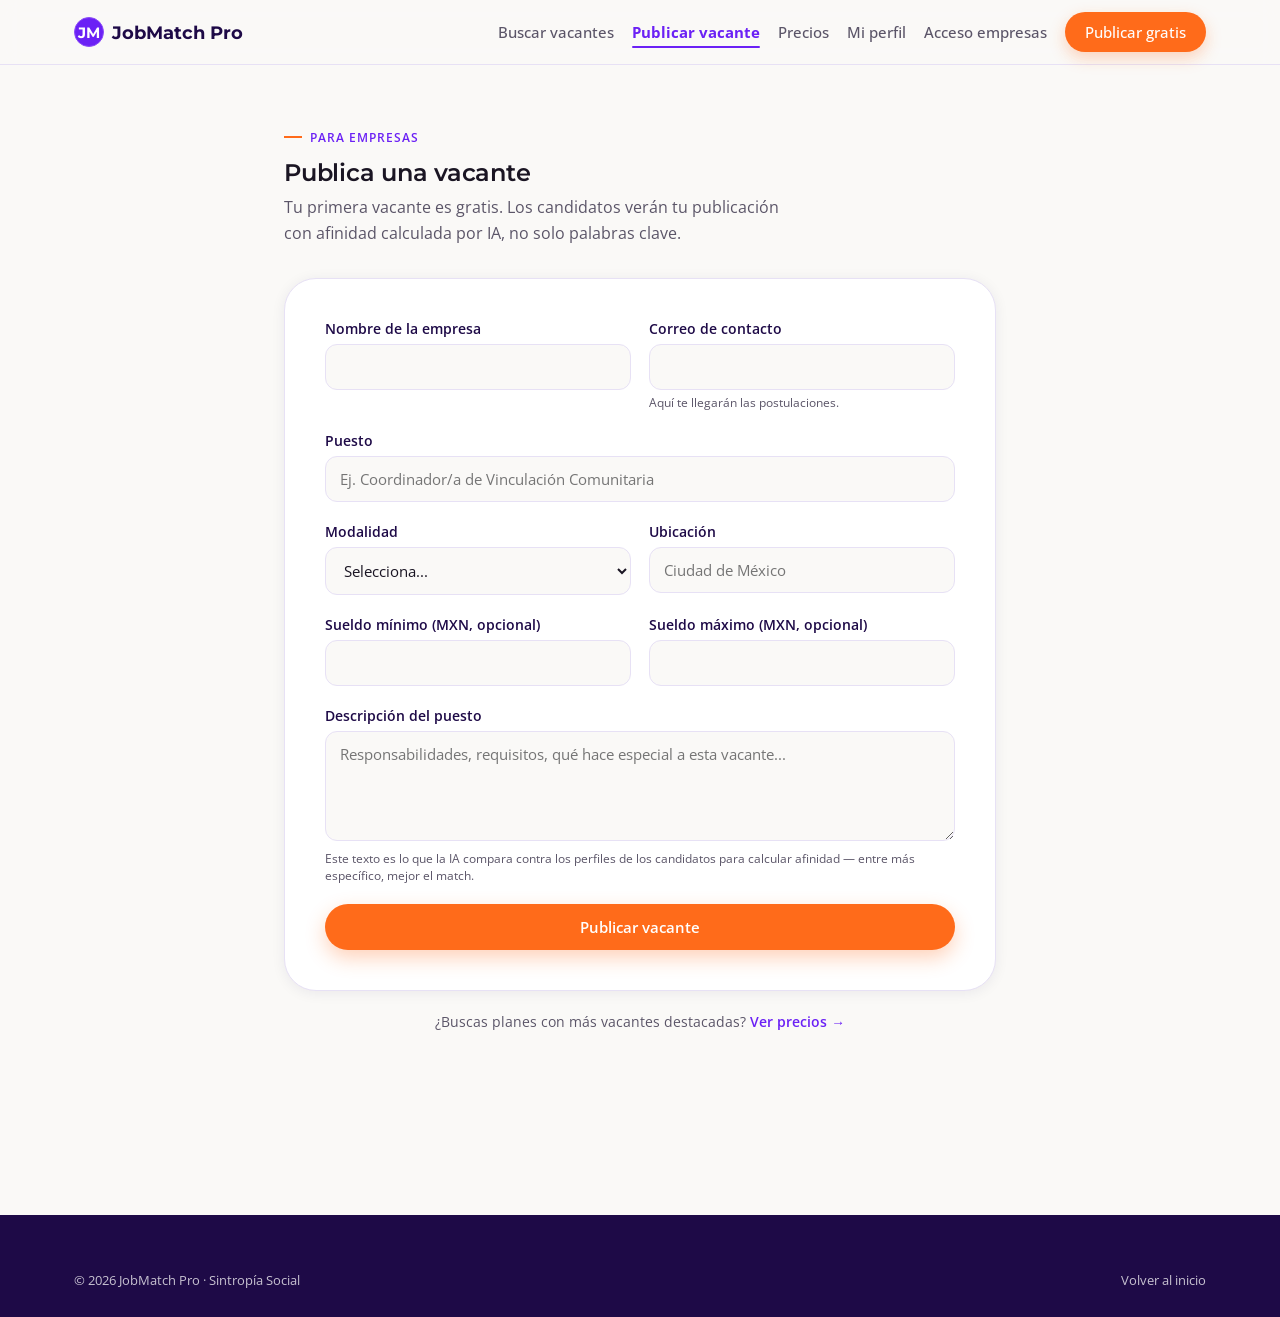
<file: publicar-vacante.html>
<!DOCTYPE html>
<html lang="es">
<head>
<meta charset="UTF-8">
<link rel="icon" type="image/svg+xml" href="data:image/svg+xml,%3Csvg xmlns=%27http://www.w3.org/2000/svg%27 viewBox=%270 0 64 64%27%3E%3Crect width=%2764%27 height=%2764%27 rx=%2716%27 fill=%27%236B21F5%27/%3E%3Ctext x=%2732%27 y=%2743%27 font-family=%27Montserrat, Arial, sans-serif%27 font-weight=%27700%27 font-size=%2725%27 fill=%27%23fff%27 text-anchor=%27middle%27%3ESS%3C/text%3E%3C/svg%3E">
<meta name="viewport" content="width=device-width, initial-scale=1.0">
<title>Publicar vacante — JobMatch Pro</title>
<link rel="stylesheet" href="assets/css/style.css">
</head>
<body>

<header class="site-header">
  <div class="container bar">
    <a href="index.html" class="logo"><span class="mark">JM</span> JobMatch Pro</a>
    <nav class="nav-links">
      <a href="vacantes.html">Buscar vacantes</a>
      <a href="publicar-vacante.html">Publicar vacante</a>
      <a href="precios.html">Precios</a>
      <a href="candidato.html">Mi perfil</a>
      <a href="admin.html">Acceso empresas</a>
      <a href="publicar-vacante.html" class="nav-cta">Publicar gratis</a>
    </nav>
    <button class="nav-toggle" aria-label="Abrir menú">☰</button>
  </div>
</header>

<section class="section" style="padding-top:56px">
  <div class="container" style="max-width:760px">
    <div class="eyebrow">Para empresas</div>
    <h1>Publica una vacante</h1>
    <p class="lead" style="max-width:56ch">Tu primera vacante es gratis. Los candidatos verán tu publicación con afinidad calculada por IA, no solo palabras clave.</p>

    <div class="form-card" style="margin-top:32px">
      <form id="job-form">
        <div class="form-grid-2">
          <div class="field">
            <label for="empresa">Nombre de la empresa</label>
            <input type="text" id="empresa" required>
          </div>
          <div class="field">
            <label for="email-contacto">Correo de contacto</label>
            <input type="email" id="email-contacto" required>
            <div class="hint">Aquí te llegarán las postulaciones.</div>
          </div>
        </div>

        <div class="field">
          <label for="titulo">Puesto</label>
          <input type="text" id="titulo" required placeholder="Ej. Coordinador/a de Vinculación Comunitaria">
        </div>

        <div class="form-grid-2">
          <div class="field">
            <label for="modalidad">Modalidad</label>
            <select id="modalidad" required>
              <option value="">Selecciona...</option>
              <option>Remoto</option>
              <option>Híbrido</option>
              <option>Presencial</option>
            </select>
          </div>
          <div class="field">
            <label for="ubicacion">Ubicación</label>
            <input type="text" id="ubicacion" placeholder="Ciudad de México">
          </div>
        </div>

        <div class="form-grid-2">
          <div class="field">
            <label for="salario-min">Sueldo mínimo (MXN, opcional)</label>
            <input type="number" id="salario-min" min="0">
          </div>
          <div class="field">
            <label for="salario-max">Sueldo máximo (MXN, opcional)</label>
            <input type="number" id="salario-max" min="0">
          </div>
        </div>

        <div class="field">
          <label for="descripcion">Descripción del puesto</label>
          <textarea id="descripcion" required placeholder="Responsabilidades, requisitos, qué hace especial a esta vacante..."></textarea>
          <div class="hint">Este texto es lo que la IA compara contra los perfiles de los candidatos para calcular afinidad — entre más específico, mejor el match.</div>
        </div>

        <button type="submit" class="btn btn-primary btn-block" id="submit-btn">Publicar vacante</button>
        <div class="status-msg" id="form-status"></div>
      </form>
    </div>

    <p style="text-align:center;margin-top:20px;font-size:.85rem">¿Buscas planes con más vacantes destacadas? <a href="precios.html" style="color:var(--purple-700);font-weight:600">Ver precios →</a></p>
  </div>
</section>

<footer class="site-footer">
  <div class="container">
    <div class="footer-bottom" style="border-top:none;margin-top:0;padding-top:0">
      <span>© 2026 JobMatch Pro · Sintropía Social</span>
      <a href="index.html">Volver al inicio</a>
    </div>
  </div>
</footer>

<script src="assets/js/app.js"></script>
<script>
  document.getElementById('job-form').addEventListener('submit', async (e) => {
    e.preventDefault();
    const btn = document.getElementById('submit-btn');
    const status = document.getElementById('form-status');
    btn.disabled = true;
    btn.textContent = 'Publicando...';
    status.className = 'status-msg show pending';
    status.textContent = 'Un momento...';

    try {
      const result = await JobMatchAPI.createJob({
        empresa: document.getElementById('empresa').value,
        emailContacto: document.getElementById('email-contacto').value,
        titulo: document.getElementById('titulo').value,
        modalidad: document.getElementById('modalidad').value,
        ubicacion: document.getElementById('ubicacion').value,
        salarioMin: document.getElementById('salario-min').value,
        salarioMax: document.getElementById('salario-max').value,
        descripcion: document.getElementById('descripcion').value,
      });
      status.className = 'status-msg show ok';
      status.textContent = `¡Publicada! Guarda este token de acceso para tu panel de empresa: ${result.companyToken || ''}`;
      btn.textContent = 'Vacante publicada ✓';
      document.getElementById('job-form').reset();
    } catch (err) {
      status.className = 'status-msg show err';
      status.textContent = `No se pudo publicar: ${err.message}`;
      btn.disabled = false;
      btn.textContent = 'Publicar vacante';
    }
  });
</script>
</body>
</html>
</file>
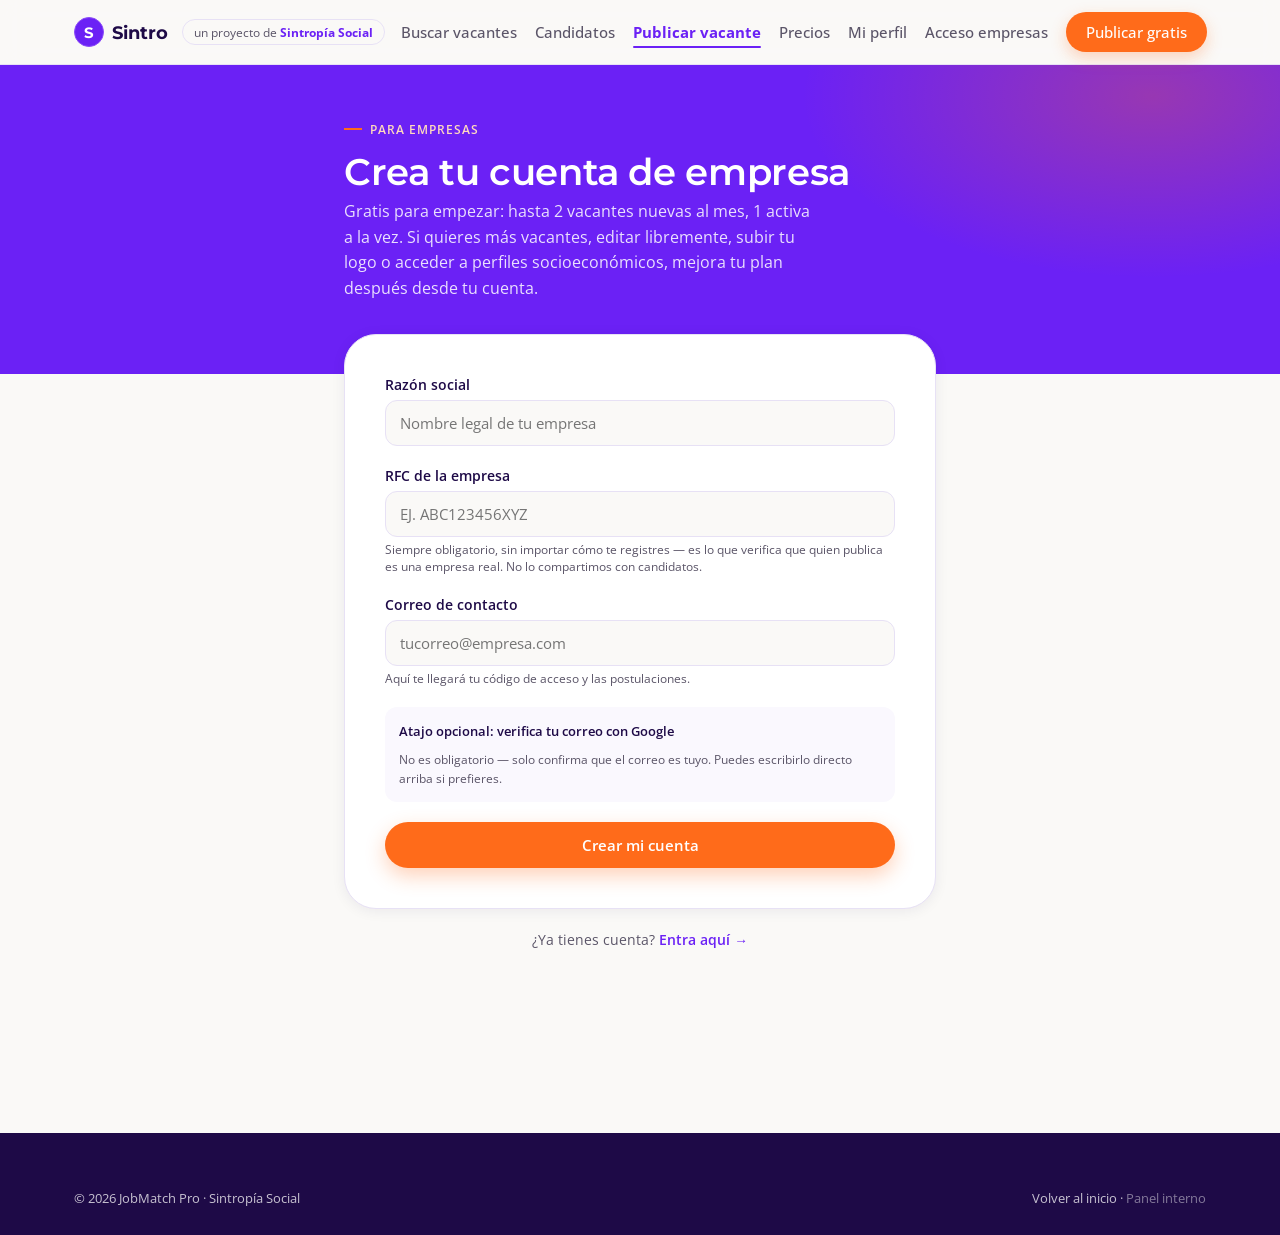
<file: registro-empresa.html>
<!DOCTYPE html>
<html lang="es">
<head>
<meta charset="UTF-8">
<link rel="icon" type="image/svg+xml" href="data:image/svg+xml,%3Csvg xmlns=%27http://www.w3.org/2000/svg%27 viewBox=%270 0 64 64%27%3E%3Crect width=%2764%27 height=%2764%27 rx=%2716%27 fill=%27%236B21F5%27/%3E%3Ctext x=%2732%27 y=%2743%27 font-family=%27Montserrat, Arial, sans-serif%27 font-weight=%27700%27 font-size=%2725%27 fill=%27%23fff%27 text-anchor=%27middle%27%3ESS%3C/text%3E%3C/svg%3E">
<script>
  // "Despierta" a Apps Script lo antes posible — antes incluso de cargar el
  // CSS o assets/js/app.js. Esta página también sirve el panel de "Publicar
  // vacante" del administrador, que consulta Apps Script en cuanto carga
  // (sin tiempo de "leer el formulario" de por medio) — este ping adelanta
  // esa espera lo más posible, en paralelo a lo que tarda en descargarse el
  // resto de la página. Nota: si cambias APPS_SCRIPT_URL en
  // assets/js/app.js, cambia también esta línea (este script corre antes
  // de que app.js exista, así que no puede reusar esa constante). Si esta
  // línea queda desactualizada no rompe nada — solo se pierde el adelanto.
  try { fetch("https://script.google.com/macros/s/AKfycbz-PlmaDw5_8NbBawOkz0E5K8lQ-9EPz4-BRBY29GaIHTH9sTlhhobJFIqR8rndnTd5/exec?action=ping").catch(() => {}); } catch (e) {}
</script>
<meta name="viewport" content="width=device-width, initial-scale=1.0">
<title>Crear cuenta de empresa — JobMatch Pro</title>
<link rel="stylesheet" href="assets/css/style.css">
</head>
<body>

<script>
  // Si ya hay una sesión de empresa abierta en este navegador, esta página
  // (crear cuenta nueva) no tiene sentido — manda directo al panel real.
  // Esto cubre cualquier forma de llegar aquí (link viejo, marcador
  // guardado, buscador), no solo el menú de arriba (que ya se corrige por
  // separado en app.js).
  if (localStorage.getItem('jobmatch_company_token')) {
    window.location.replace('portal-empresa.html');
  }
</script>

<header class="site-header">
  <div class="container bar">
    <div style="display:flex;align-items:center;gap:14px">
      <a href="index.html" class="logo"><span class="mark">S</span> Sintro</a>
      <a href="https://sintropiassociales-del.github.io/" target="_blank" rel="noopener" class="sintropia-badge">un proyecto de <strong>Sintropía Social</strong></a>
    </div>
    <nav class="nav-links">
      <a href="vacantes.html">Buscar vacantes</a>
      <a href="candidatos.html">Candidatos</a>
      <a href="registro-empresa.html">Publicar vacante</a>
      <a href="precios.html">Precios</a>
      <a href="candidato.html">Mi perfil</a>
      <a href="portal-empresa.html">Acceso empresas</a>
      <a href="registro-empresa.html" class="nav-cta">Publicar gratis</a>
    </nav>
    <button class="nav-toggle" aria-label="Abrir menú">☰</button>
  </div>
</header>

<div id="admin-publicar-panel" style="display:none">
  <section class="mini-hero">
    <div class="container" style="max-width:760px">
      <div class="eyebrow">Modo administrador</div>
      <h1>Publicar vacante</h1>
      <p>Publica una vacante completa (con postulación y matching real dentro de la plataforma), o una de referencia hacia otro sitio — con extracción automática por IA para no copiar campo por campo.</p>
    </div>
  </section>

  <section class="section content-lift" style="padding-top:0">
    <div class="container" style="max-width:760px">

      <h2 style="font-size:1.1rem;margin-bottom:10px;margin-top:40px">Vacante completa (interna)</h2>
      <p style="font-size:.82rem;color:var(--ink-soft);margin-bottom:14px">Se publica a nombre de "Sintropía Social (vacantes internas)" — recibe postulaciones y matching por IA como cualquier vacante de empresa.</p>
      <div class="form-card">
        <form id="admin-job-form">
          <div class="field">
            <label for="aj-titulo">Puesto</label>
            <input type="text" id="aj-titulo" required placeholder="Ej. Coordinador/a de Vinculación Comunitaria">
          </div>
          <div class="form-grid-2">
            <div class="field">
              <label for="aj-modalidad">Modalidad</label>
              <select id="aj-modalidad" required>
                <option value="">Selecciona...</option>
                <option>Remoto</option><option>Híbrido</option><option>Presencial</option>
              </select>
            </div>
            <div class="field">
              <label for="aj-ubicacion">Ubicación</label>
              <input type="text" id="aj-ubicacion" placeholder="Ciudad de México">
            </div>
          </div>
          <div class="form-grid-2">
            <div class="field">
              <label for="aj-min">Sueldo mínimo (MXN, opcional)</label>
              <input type="number" id="aj-min" min="0">
            </div>
            <div class="field">
              <label for="aj-max">Sueldo máximo (MXN, opcional)</label>
              <input type="number" id="aj-max" min="0">
            </div>
          </div>
          <div class="field">
            <label for="aj-descripcion">Descripción del puesto</label>
            <textarea id="aj-descripcion" required placeholder="Responsabilidades, requisitos, qué hace especial a esta vacante..."></textarea>
          </div>
          <button type="submit" class="btn btn-primary btn-block" id="aj-submit-btn">Publicar vacante completa</button>
          <div class="status-msg" id="aj-status"></div>
        </form>
      </div>

      <h2 style="font-size:1.1rem;margin:28px 0 10px">Logo de "Sintropía Social (vacantes internas)"</h2>
      <div class="form-card">
        <div class="field">
          <label for="aj-logo-file">Sube el logo (PNG)</label>
          <input type="file" id="aj-logo-file" accept="image/png">
        </div>
        <button class="btn btn-ghost" id="btn-aj-upload-logo">Subir logo</button>
        <div class="status-msg" id="aj-logo-status"></div>
      </div>

      <h2 style="font-size:1.1rem;margin:28px 0 10px">Vacante externa (referencia a otro sitio)</h2>
      <p style="font-size:.82rem;color:var(--ink-soft);margin-bottom:14px">Para vacantes que viste en otro sitio y quieres listar aquí como referencia. No tienen postulación ni matching dentro de la plataforma — solo mandan al candidato al link original.</p>

      <div class="form-card">
        <div class="eyebrow">Paso 1 (opcional) — Extraer con IA</div>
        <div class="field">
          <label for="ex-raw">Pega aquí el texto completo de la vacante (de cualquier fuente)</label>
          <textarea id="ex-raw" placeholder="Copia y pega el texto tal cual lo viste en LinkedIn, un correo, donde sea..." style="min-height:140px"></textarea>
        </div>
        <button type="button" class="btn btn-ghost" id="btn-extract">Extraer con IA</button>
        <div class="status-msg" id="extract-status"></div>
      </div>

      <div class="form-card" style="margin-top:16px">
        <div class="eyebrow">Paso 2 — Revisa y publica</div>
        <form id="external-form">
          <div class="field"><label for="ex-empresa">Empresa (texto libre, tal como la quieres mostrar)</label><input type="text" id="ex-empresa" required placeholder="Ej. Nombre de la empresa que vi en LinkedIn"></div>
          <div class="field"><label for="ex-titulo">Puesto</label><input type="text" id="ex-titulo" required></div>
          <div class="form-grid-2">
            <div class="field">
              <label for="ex-modalidad">Modalidad</label>
              <select id="ex-modalidad"><option value="">No especificado</option><option>Remoto</option><option>Híbrido</option><option>Presencial</option></select>
            </div>
            <div class="field"><label for="ex-ubicacion">Ubicación</label><input type="text" id="ex-ubicacion"></div>
          </div>
          <div class="form-grid-2">
            <div class="field"><label for="ex-min">Sueldo mínimo (opcional)</label><input type="number" id="ex-min"></div>
            <div class="field"><label for="ex-max">Sueldo máximo (opcional)</label><input type="number" id="ex-max"></div>
          </div>
          <div class="field"><label for="ex-descripcion">Descripción general</label><textarea id="ex-descripcion" placeholder="Lo que sepas de la vacante, aunque sea breve"></textarea></div>
          <div class="field"><label for="ex-link">Link donde está la vacante original</label><input type="url" id="ex-link" required placeholder="https://..."></div>
          <div class="form-grid-2">
            <div class="field">
              <label for="ex-expiracion">Quitarla sola de la página el (opcional)</label>
              <input type="date" id="ex-expiracion">
            </div>
            <div class="field">
              <label style="display:flex;align-items:center;gap:8px;margin-top:28px"><input type="checkbox" id="ex-destacada"> Marcarla como destacada desde ya</label>
            </div>
          </div>
          <div class="field"><label for="ex-nota">Nota que verá el candidato</label><input type="text" id="ex-nota" value="Sin relación directa con la vacante — solo referencia informativa."></div>
          <button type="submit" class="btn btn-primary btn-block">Publicar vacante externa</button>
          <div class="status-msg" id="external-status"></div>
        </form>
      </div>
    </div>
  </section>
</div>

<div id="normal-registro-view">
  <section class="mini-hero">
    <div class="container" style="max-width:640px">
      <div class="eyebrow">Para empresas</div>
      <h1>Crea tu cuenta de empresa</h1>
      <p>Gratis para empezar: hasta 2 vacantes nuevas al mes, 1 activa a la vez. Si quieres más vacantes, editar libremente, subir tu logo o acceder a perfiles socioeconómicos, mejora tu plan después desde tu cuenta.</p>
    </div>
  </section>

  <section class="section content-lift" style="padding-top:0">
    <div class="container" style="max-width:640px">
      <div class="form-card" style="margin-top:0">
        <form id="registro-form">
          <div class="field">
            <label for="razon-social">Razón social</label>
            <input type="text" id="razon-social" required placeholder="Nombre legal de tu empresa">
          </div>
          <div class="field">
            <label for="rfc">RFC de la empresa</label>
            <input type="text" id="rfc" required placeholder="Ej. ABC123456XYZ" maxlength="13" style="text-transform:uppercase">
            <div class="hint">Siempre obligatorio, sin importar cómo te registres — es lo que verifica que quien publica es una empresa real. No lo compartimos con candidatos.</div>
          </div>

          <div class="field">
            <label for="email-contacto">Correo de contacto</label>
            <input type="email" id="email-contacto" required placeholder="tucorreo@empresa.com">
            <div class="hint" id="email-hint">Aquí te llegará tu código de acceso y las postulaciones.</div>
          </div>

          <div id="google-shortcut" style="background:var(--purple-050);border-radius:var(--radius-sm);padding:14px;margin-bottom:20px">
            <p style="font-size:.82rem;font-weight:600;color:var(--purple-900);margin-bottom:8px">Atajo opcional: verifica tu correo con Google</p>
            <div id="google-btn"></div>
            <p style="font-size:.76rem;color:var(--ink-soft);margin-top:8px;margin-bottom:0">No es obligatorio — solo confirma que el correo es tuyo. Puedes escribirlo directo arriba si prefieres.</p>
          </div>

          <button type="submit" class="btn btn-primary btn-block" id="submit-btn">Crear mi cuenta</button>
          <div class="status-msg" id="form-status"></div>
        </form>
      </div>

      <p style="text-align:center;margin-top:20px;font-size:.85rem">¿Ya tienes cuenta? <a href="portal-empresa.html" style="color:var(--purple-700);font-weight:600">Entra aquí →</a></p>
    </div>
  </section>
</div>

<footer class="site-footer">
  <div class="container">
    <div class="footer-bottom" style="border-top:none;margin-top:0;padding-top:0">
      <span>© 2026 JobMatch Pro · Sintropía Social</span>
      <span><a href="index.html">Volver al inicio</a> · <a href="admin-plataforma.html" style="opacity:.6">Panel interno</a></span>
    </div>
  </div>
</footer>

<script src="assets/js/app.js"></script>
<script src="https://accounts.google.com/gsi/client" async defer></script>
<script>
  let googleIdToken = null;

  // Igual que en portal-empresa.html: manda esta petición "vacía" desde ya,
  // para que Apps Script ya no esté arrancando en frío cuando la persona
  // realmente envíe el formulario de registro.
  warmupAppsScript();

  // ---------- Modo administrador ----------
  // Si ya hay sesión de admin guardada (de admin-plataforma.html o de
  // cualquier otra página), esta pantalla no tiene sentido como "crea tu
  // cuenta de empresa" — en vez de eso se muestran las herramientas de
  // publicar vacante que el admin necesita, sin volver a pedir la clave.
  (async function initAdminPublicar() {
    const key = getAdminSessionKey();
    if (!key) return;
    try {
      const data = await JobMatchAPI.adminPing(key);
      if (!data.ok) return;
    } catch (err) {
      return; // sin conexión momentánea: se queda la vista normal, no hay nada roto que mostrar
    }
    document.getElementById('normal-registro-view').style.display = 'none';
    document.getElementById('admin-publicar-panel').style.display = 'block';

    document.getElementById('admin-job-form').addEventListener('submit', async (e) => {
      e.preventDefault();
      const btn = document.getElementById('aj-submit-btn');
      const status = document.getElementById('aj-status');
      btn.disabled = true;
      setPendingStatus(status, 'Publicando...');
      try {
        await JobMatchAPI.adminCreateJob(key, {
          titulo: document.getElementById('aj-titulo').value,
          modalidad: document.getElementById('aj-modalidad').value,
          ubicacion: document.getElementById('aj-ubicacion').value,
          salarioMin: document.getElementById('aj-min').value,
          salarioMax: document.getElementById('aj-max').value,
          descripcion: document.getElementById('aj-descripcion').value,
        });
        clearTimeout(status._pendingTimer);
        status.className = 'status-msg show ok';
        status.textContent = '¡Vacante publicada!';
        document.getElementById('admin-job-form').reset();
      } catch (err) {
        clearTimeout(status._pendingTimer);
        status.className = 'status-msg show err';
        status.textContent = err.message;
      } finally {
        btn.disabled = false;
      }
    });

    document.getElementById('btn-aj-upload-logo').addEventListener('click', async () => {
      const status = document.getElementById('aj-logo-status');
      const fileInput = document.getElementById('aj-logo-file');
      if (!fileInput.files[0]) { status.className = 'status-msg show err'; status.textContent = 'Elige un archivo primero.'; return; }
      status.className = 'status-msg show pending';
      status.textContent = 'Subiendo...';
      try {
        const fileBase64 = await fileToBase64(fileInput.files[0]);
        await JobMatchAPI.adminUploadLogo(key, fileBase64, fileInput.files[0].name);
        status.className = 'status-msg show ok';
        status.textContent = 'Logo actualizado.';
      } catch (err) {
        status.className = 'status-msg show err';
        status.textContent = err.message;
      }
    });

    document.getElementById('btn-extract').addEventListener('click', async () => {
      const rawText = document.getElementById('ex-raw').value.trim();
      const status = document.getElementById('extract-status');
      if (!rawText) { status.className = 'status-msg show err'; status.textContent = 'Pega el texto de la vacante primero.'; return; }
      status.className = 'status-msg show pending';
      status.textContent = 'Leyendo con IA... esto puede tardar unos segundos.';
      try {
        const data = await JobMatchAPI.adminExtractJobFromText(key, rawText);
        if (data.error) throw new Error(data.error);
        const j = data.extracted;
        document.getElementById('ex-empresa').value = j.empresa || '';
        document.getElementById('ex-titulo').value = j.titulo || '';
        document.getElementById('ex-modalidad').value = ['Remoto', 'Híbrido', 'Presencial'].includes(j.modalidad) ? j.modalidad : '';
        document.getElementById('ex-ubicacion').value = j.ubicacion || '';
        document.getElementById('ex-min').value = j.salarioMin ?? '';
        document.getElementById('ex-max').value = j.salarioMax ?? '';
        document.getElementById('ex-descripcion').value = j.descripcion || '';
        if (j.linkExterno) document.getElementById('ex-link').value = j.linkExterno;
        status.className = 'status-msg show ok';
        status.textContent = 'Listo — revisa los campos de abajo (sobre todo el link) antes de publicar.';
      } catch (err) {
        status.className = 'status-msg show err';
        status.textContent = err.message;
      }
    });

    document.getElementById('external-form').addEventListener('submit', async (e) => {
      e.preventDefault();
      const status = document.getElementById('external-status');
      status.className = 'status-msg show pending';
      status.textContent = 'Publicando...';
      try {
        await JobMatchAPI.adminCreateExternalJob(key, {
          empresaNombre: document.getElementById('ex-empresa').value,
          titulo: document.getElementById('ex-titulo').value,
          modalidad: document.getElementById('ex-modalidad').value,
          ubicacion: document.getElementById('ex-ubicacion').value,
          salarioMin: document.getElementById('ex-min').value,
          salarioMax: document.getElementById('ex-max').value,
          descripcion: document.getElementById('ex-descripcion').value,
          linkExterno: document.getElementById('ex-link').value,
          fechaExpiracion: document.getElementById('ex-expiracion').value,
          destacada: document.getElementById('ex-destacada').checked,
          notaAdmin: document.getElementById('ex-nota').value,
        });
        status.className = 'status-msg show ok';
        status.textContent = 'Vacante externa publicada (aparecerá después de las de empresas registradas).';
        document.getElementById('external-form').reset();
      } catch (err) {
        status.className = 'status-msg show err';
        status.textContent = err.message;
      }
    });
  })();

  window.addEventListener('load', () => {
    if (typeof google === 'undefined' || !google.accounts) return; // el atajo es opcional; si no carga, el formulario normal sigue funcionando
    google.accounts.id.initialize({
      client_id: GOOGLE_CLIENT_ID,
      callback: handleGoogleCredential,
    });
    google.accounts.id.renderButton(document.getElementById('google-btn'), {
      theme: 'outline', size: 'large', text: 'continue_with', width: 300,
    });
  });

  function handleGoogleCredential(response) {
    googleIdToken = response.credential;
    // Decodifica solo la parte visible del JWT para mostrar el correo (sin verificar nada aquí —
    // la verificación real y segura la hace Apps Script del lado del servidor al enviar el formulario).
    const payload = JSON.parse(atob(response.credential.split('.')[1]));
    const emailField = document.getElementById('email-contacto');
    emailField.value = payload.email;
    emailField.disabled = true;
    emailField.style.background = 'var(--purple-100)';
    emailField.style.color = 'var(--purple-700)';
    emailField.style.fontWeight = '600';
    document.getElementById('email-hint').innerHTML = '✅ Verificado con Google. <a href="#" id="undo-google" style="color:var(--purple-700);font-weight:600">Escribir otro correo en su lugar</a>';
    document.getElementById('undo-google').addEventListener('click', (e) => {
      e.preventDefault();
      googleIdToken = null;
      emailField.disabled = false;
      emailField.value = '';
      emailField.style.background = '';
      emailField.style.color = '';
      emailField.style.fontWeight = '';
      document.getElementById('email-hint').textContent = 'Aquí te llegará tu código de acceso y las postulaciones.';
    });
  }

  document.getElementById('registro-form').addEventListener('submit', async (e) => {
    e.preventDefault();
    const btn = document.getElementById('submit-btn');
    const status = document.getElementById('form-status');
    btn.disabled = true;
    btn.textContent = 'Creando cuenta...';
    setPendingStatus(status, 'Creando tu cuenta...');

    const razonSocial = document.getElementById('razon-social').value;
    const rfc = document.getElementById('rfc').value.trim().toUpperCase();

    try {
      const result = googleIdToken
        ? await JobMatchAPI.registerEmpresaGoogle(googleIdToken, razonSocial, rfc)
        : await JobMatchAPI.registerEmpresa({ razonSocial, rfc, emailContacto: document.getElementById('email-contacto').value });

      clearTimeout(status._pendingTimer);
      localStorage.setItem(COMPANY_TOKEN_KEY, result.companyToken);
      status.className = 'status-msg show ok';
      status.textContent = '¡Cuenta creada! Ya tienes tu sesión abierta. Redirigiendo a tu panel...';
      setTimeout(() => { window.location.href = 'portal-empresa.html'; }, 1200);
    } catch (err) {
      clearTimeout(status._pendingTimer);
      status.className = 'status-msg show err';
      status.textContent = err.message;
      btn.disabled = false;
      btn.textContent = 'Crear mi cuenta';
    }
  });
</script>
</body>
</html>
</file>
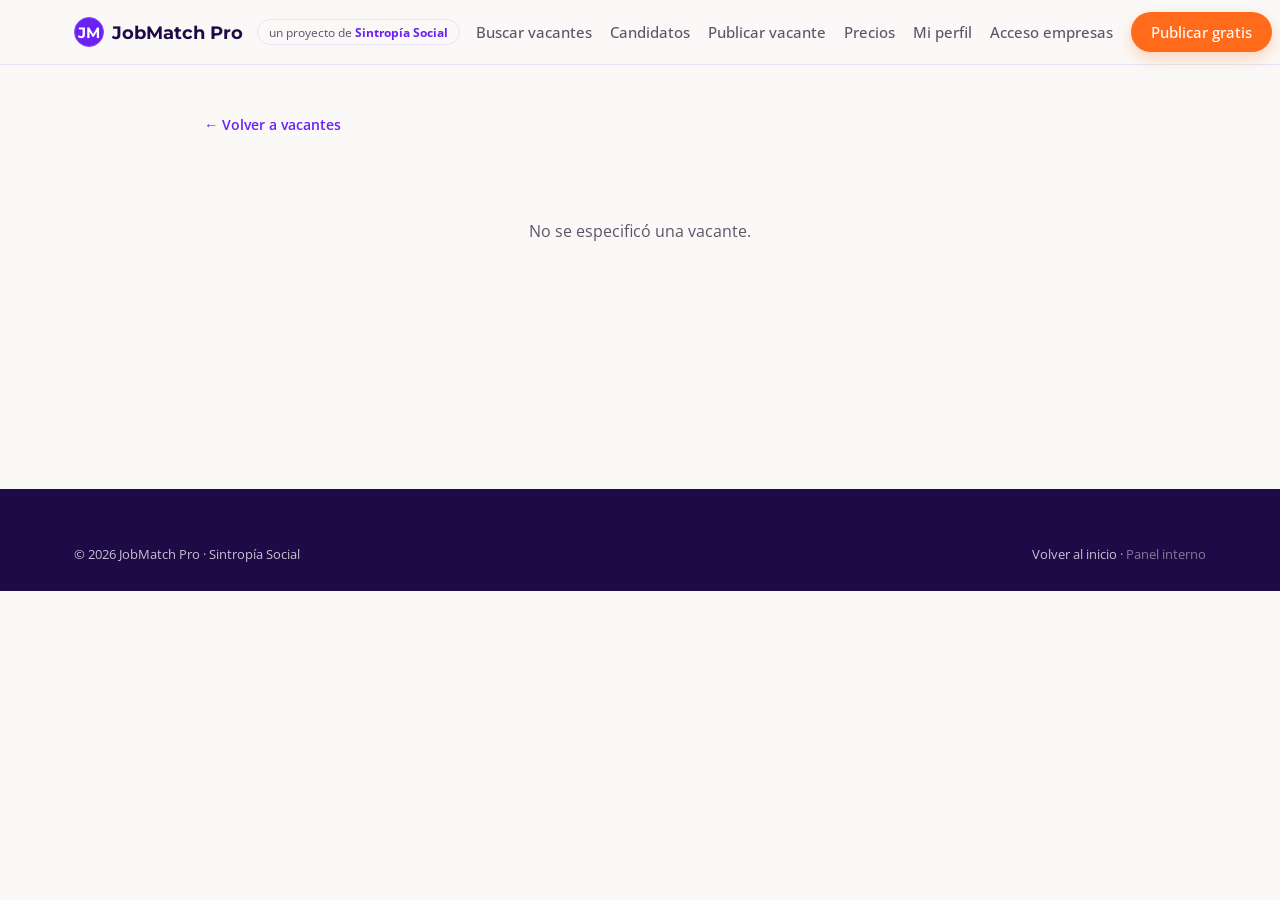
<file: vacante.html>
<!DOCTYPE html>
<html lang="es">
<head>
<meta charset="UTF-8">
<link rel="icon" type="image/svg+xml" href="data:image/svg+xml,%3Csvg xmlns=%27http://www.w3.org/2000/svg%27 viewBox=%270 0 64 64%27%3E%3Crect width=%2764%27 height=%2764%27 rx=%2716%27 fill=%27%236B21F5%27/%3E%3Ctext x=%2732%27 y=%2743%27 font-family=%27Montserrat, Arial, sans-serif%27 font-weight=%27700%27 font-size=%2725%27 fill=%27%23fff%27 text-anchor=%27middle%27%3ESS%3C/text%3E%3C/svg%3E">
<meta name="viewport" content="width=device-width, initial-scale=1.0">
<title id="page-title">Vacante — JobMatch Pro</title>
<!-- Open Graph / Facebook — sin esto, el "scraper" de Facebook (que no
     ejecuta JavaScript) no encuentra título, descripción ni imagen al
     leer esta página, y el diálogo de compartir se queda cargando
     ("Publicando") o nunca termina de generar la vista previa. Ponemos
     valores por defecto aquí; el script más abajo los actualiza con los
     datos reales de la vacante en cuanto cargan, para navegadores y
     "crawlers" que sí ejecutan JS (LinkedIn, por ejemplo). -->
<meta id="og-title" property="og:title" content="Vacante — JobMatch Pro">
<meta id="og-description" property="og:description" content="Encuentra tu próxima vacante con el acompañamiento humano de Sintropía Social.">
<meta id="og-image" property="og:image" content="https://sintropiassociales-del.github.io/jobmatch-pro/assets/img/sintropia-marca-circulo.png">
<meta id="og-url" property="og:url" content="https://sintropiassociales-del.github.io/jobmatch-pro/vacante.html">
<meta property="og:type" content="website">
<meta property="og:site_name" content="JobMatch Pro">
<meta name="twitter:card" content="summary_large_image">
<link rel="stylesheet" href="assets/css/style.css">
</head>
<body>

<header class="site-header">
  <div class="container bar">
    <div style="display:flex;align-items:center;gap:14px">
      <a href="index.html" class="logo"><span class="mark">JM</span> JobMatch Pro</a>
      <a href="https://sintropiassociales-del.github.io/" target="_blank" rel="noopener" class="sintropia-badge">un proyecto de <strong>Sintropía Social</strong></a>
    </div>
    <nav class="nav-links">
      <a href="vacantes.html">Buscar vacantes</a>
      <a href="candidatos.html">Candidatos</a>
      <a href="registro-empresa.html">Publicar vacante</a>
      <a href="precios.html">Precios</a>
      <a href="candidato.html">Mi perfil</a>
      <a href="portal-empresa.html">Acceso empresas</a>
      <a href="registro-empresa.html" class="nav-cta">Publicar gratis</a>
    </nav>
    <button class="nav-toggle" aria-label="Abrir menú">☰</button>
  </div>
</header>

<section class="section" style="padding-top:48px">
  <div class="container" style="max-width:920px">
    <a href="vacantes.html" style="color:var(--purple-700);font-weight:600;font-size:.9rem">← Volver a vacantes</a>

    <div id="job-detail" style="margin-top:24px">
      <div class="skel" style="height:32px;width:60%;margin-bottom:12px"></div>
      <div class="skel" style="height:18px;width:30%;margin-bottom:24px"></div>
      <div class="skel" style="height:120px;width:100%"></div>
      <!-- Si Apps Script tarda (arranque en frío) esto se muestra a los 4s para
           que no se vea como una página en blanco/congelada — ver loadJob()
           más abajo y el mismo patrón en setPendingStatus (assets/js/app.js). -->
      <p id="job-detail-slow" class="status-msg pending" style="display:none;margin-top:16px"><span class="spinner"></span> Esto puede tardar varios segundos, sobre todo si es la primera visita en un rato — no cierres esta pestaña.</p>
    </div>

    <!-- ============ Vacante EXTERNA: solo un link de salida ============ -->
    <div class="form-card" style="margin-top:40px;display:none" id="external-card">
      <div class="eyebrow">Vacante externa</div>
      <h2>Esta vacante vive en otro sitio</h2>
      <p id="external-nota">Sin relación directa con la vacante — solo referencia informativa.</p>
      <p id="external-link-text" style="font-size:.82rem;color:var(--ink-soft);word-break:break-all;margin-bottom:14px"></p>
      <a href="#" id="external-link" target="_blank" rel="noopener" class="btn btn-primary btn-block">Ver vacante original →</a>
    </div>

    <!-- ============ Vacante de EMPRESA: postulación + afinidad IA ============ -->
    <div class="form-card" style="margin-top:40px;display:none" id="apply-card">
      <div class="eyebrow">Postularme</div>
      <h2>¿Te late esta vacante?</h2>
      <p>Sube tu perfil y calculamos tu afinidad con este puesto antes de enviarlo a la empresa.</p>
      <p style="font-size:.82rem;color:var(--ink-soft);margin-top:-10px;margin-bottom:20px">Tu postulación no se pierde en un sistema automático — el equipo de Sintropía Social está para ayudarte si tienes dudas.</p>

      <form id="apply-form">
        <div class="form-grid-2">
          <div class="field">
            <label for="nombre">Nombre completo</label>
            <input type="text" id="nombre" required>
          </div>
          <div class="field">
            <label for="email">Correo</label>
            <input type="email" id="email" required>
          </div>
        </div>
        <div class="field">
          <label for="telefono">Teléfono</label>
          <input type="tel" id="telefono">
        </div>
        <div class="field">
          <label for="perfil">Cuéntanos de tu experiencia (esto es lo que usamos para calcular afinidad)</label>
          <textarea id="perfil" required placeholder="Pega tu experiencia, habilidades o un resumen de tu CV..."></textarea>
          <div class="hint">No necesitas adjuntar PDF: con este texto es suficiente para calcular tu afinidad.</div>
        </div>

        <div id="socio-consent" style="display:none;background:var(--purple-050);border-radius:var(--radius-sm);padding:16px;margin-bottom:20px">
          <label style="display:flex;gap:10px;align-items:flex-start;font-size:.85rem;font-weight:500;color:var(--ink)">
            <input type="checkbox" id="autoriza-socio" style="margin-top:3px">
            <span>Esta empresa tiene un plan que le permite solicitar contexto socioeconómico de candidatos.
            Autorizo compartir con <strong id="socio-empresa-nombre">esta empresa</strong> la información de mi
            <a href="candidato.html" target="_blank">perfil socioeconómico</a> (si la he completado). Puedo revocarlo cuando quiera escribiéndonos.</span>
          </label>
        </div>

        <div id="match-result" style="display:none;margin-bottom:20px">
          <div class="match">
            <div class="match-track"><div class="match-fill" id="match-fill-bar" style="width:0%"></div></div>
            <span class="match-label" id="match-percent">—</span>
          </div>
          <p id="match-reasoning" style="font-size:.85rem;margin-top:8px"></p>
          <div id="match-recomendaciones" style="display:none;background:var(--purple-050);border-radius:var(--radius-sm);padding:12px 14px;margin-top:10px">
            <p style="font-size:.78rem;font-weight:600;color:var(--purple-700);margin-bottom:4px">Qué podrías reforzar para este puesto</p>
            <p style="font-size:.84rem;margin-bottom:0" id="match-recomendaciones-text"></p>
          </div>
        </div>

        <button type="submit" class="btn btn-primary btn-block" id="submit-btn">Calcular afinidad y postularme</button>
        <div class="status-msg" id="apply-status"></div>
        <p style="font-size:.8rem;text-align:center;margin-top:14px">¿Ya tienes CV y perfil listos? <a href="candidato.html" style="color:var(--purple-700);font-weight:600">Complétalo en tu perfil →</a></p>
      </form>
    </div>
  </div>
</section>

<footer class="site-footer">
  <div class="container">
    <div class="footer-bottom" style="border-top:none;margin-top:0;padding-top:0">
      <span>© 2026 JobMatch Pro · Sintropía Social</span>
      <span><a href="index.html">Volver al inicio</a> · <a href="admin-plataforma.html" style="opacity:.6">Panel interno</a></span>
    </div>
  </div>
</footer>

<script src="assets/js/app.js"></script>
<script>
  const jobId = new URLSearchParams(window.location.search).get('id');
  let currentJob = null;

  // Quien llega aquí desde un link compartido (LinkedIn, Facebook, etc.) es
  // casi siempre una visita "en frío": nadie pasó antes por login/registro
  // en este navegador, así que Apps Script no se había despertado todavía.
  // Disparamos el ping de arranque lo antes posible, en paralelo a loadJob(),
  // para no sumarle esa espera a la carga de la vacante.
  warmupAppsScript();

  async function loadJob() {
    const el = document.getElementById('job-detail');
    const slowMsg = document.getElementById('job-detail-slow');
    if (!jobId) {
      el.innerHTML = `<div class="empty-state"><p>No se especificó una vacante.</p></div>`;
      return;
    }
    // Si Apps Script tarda en responder (arranque en frío), a los 4s avisamos
    // que sigue cargando — sin esto, la persona solo ve los 3 bloques grises
    // de siempre, sin ningún cambio, y lo percibe como una página en blanco
    // o congelada en vez de "está cargando, espera un poco".
    const slowTimer = setTimeout(() => {
      if (slowMsg) slowMsg.style.display = 'block';
    }, 4000);
    try {
      const { job } = await JobMatchAPI.getJob(jobId);
      currentJob = job;
      const tituloCompleto = `${job.titulo} — ${job.empresaNombre} — JobMatch Pro`;
      document.getElementById('page-title').textContent = tituloCompleto;
      const descripcionCorta = (job.descripcion || '').slice(0, 160) || 'Encuentra tu próxima vacante con el acompañamiento humano de Sintropía Social.';
      document.getElementById('og-title').setAttribute('content', tituloCompleto);
      document.getElementById('og-description').setAttribute('content', descripcionCorta);
      document.getElementById('og-url').setAttribute('content', window.location.href);
      if (job.logoUrl) document.getElementById('og-image').setAttribute('content', job.logoUrl);

      const isExternal = job.fuente === 'admin';

      if (isExternal) {
        document.getElementById('external-card').style.display = 'block';
        document.getElementById('external-nota').textContent = job.notaAdmin || 'Sin relación directa con la vacante — solo referencia informativa.';
        const linkExterno = /^https?:\/\//i.test(job.linkExterno || '') ? job.linkExterno : `https://${job.linkExterno}`;
        document.getElementById('external-link').href = linkExterno;
        document.getElementById('external-link-text').textContent = linkExterno;
      } else {
        document.getElementById('apply-card').style.display = 'block';
        if (job.plan === 'Business' || job.plan === 'A la medida') {
          document.getElementById('socio-consent').style.display = 'block';
          document.getElementById('socio-empresa-nombre').textContent = job.empresaNombre;
        }
      }

      const logo = job.logoUrl
        ? `<img src="${escapeHtml(job.logoUrl)}" alt="${escapeHtml(job.empresaNombre)}" style="width:44px;height:44px;border-radius:10px;object-fit:cover;border:1px solid var(--line)">`
        : '';

      el.innerHTML = `
        <div class="tag-row" style="margin-bottom:14px;justify-content:space-between">
          <div class="tag-row" style="margin:0">
            <span class="tag">${escapeHtml(job.modalidad) || 'No especificado'}</span>
            ${job.destacada ? '<span class="tag tag-orange">Destacada</span>' : ''}
            ${isExternal ? '<span class="tag" style="background:#EDEBF7;color:#5B5568">Vacante externa</span>' : ''}
          </div>
          ${logo}
        </div>
        <h1 style="font-size:2rem">${escapeHtml(job.titulo)}</h1>
        <p class="company" style="font-weight:600;color:var(--ink);font-size:1.05rem">${escapeHtml(job.empresaNombre)}</p>
        <div class="meta" style="margin-bottom:24px">
          <span>📍 ${escapeHtml(job.ubicacion) || 'Remoto'}</span>
          <span>💰 ${formatSalary(job.salarioMin, job.salarioMax)}</span>
          <span>🕒 Publicada ${timeAgo(job.fecha)}</span>
        </div>
        <div class="job-card" style="box-shadow:none;border:1px solid var(--line)">
          <h3 style="font-size:1rem">Descripción del puesto</h3>
          <p style="white-space:pre-line">${escapeHtml(job.descripcion) || 'Sin descripción disponible.'}</p>
        </div>`;
    } catch (e) {
      el.innerHTML = `<div class="empty-state"><div class="mark">⚠️</div><p>No se pudo cargar la vacante. Revisa APPS_SCRIPT_URL en assets/js/app.js.</p></div>`;
    } finally {
      clearTimeout(slowTimer);
    }
  }
  loadJob();

  document.getElementById('apply-form').addEventListener('submit', async (e) => {
    e.preventDefault();
    const btn = document.getElementById('submit-btn');
    const status = document.getElementById('apply-status');
    btn.disabled = true;
    btn.textContent = 'Calculando afinidad...';
    status.className = 'status-msg show pending';
    status.textContent = 'Un momento, esto puede tardar unos segundos.';

    const perfil = document.getElementById('perfil').value;

    try {
      const match = await JobMatchAPI.matchScore(perfil, currentJob?.descripcion || '');
      document.getElementById('match-result').style.display = 'block';
      document.getElementById('match-fill-bar').style.width = `${match.score}%`;
      document.getElementById('match-percent').textContent = `${match.score}% afinidad`;
      document.getElementById('match-reasoning').textContent = match.reasoning || '';

      // Las recomendaciones de desarrollo son una función de planes de pago (Starter en adelante)
      const planesConRecomendaciones = ['Starter', 'Pro', 'Business', 'A la medida'];
      if (match.recomendaciones && planesConRecomendaciones.includes(currentJob?.plan)) {
        document.getElementById('match-recomendaciones-text').textContent = match.recomendaciones;
        document.getElementById('match-recomendaciones').style.display = 'block';
      }

      btn.textContent = 'Enviando postulación...';
      const autoriza = document.getElementById('autoriza-socio')?.checked || false;
      await JobMatchAPI.applyToJob({
        jobId,
        nombre: document.getElementById('nombre').value,
        email: document.getElementById('email').value,
        telefono: document.getElementById('telefono').value,
        perfil,
        matchScore: match.score,
        autorizoSocioeconomico: autoriza,
      });

      status.className = 'status-msg show ok';
      status.textContent = '¡Listo! Tu postulación fue enviada a la empresa.';
      btn.textContent = 'Postulación enviada ✓';
    } catch (err) {
      status.className = 'status-msg show err';
      status.textContent = `No se pudo completar: ${err.message}`;
      btn.disabled = false;
      btn.textContent = 'Calcular afinidad y postularme';
    }
  });
</script>
</body>
</html>
</file>
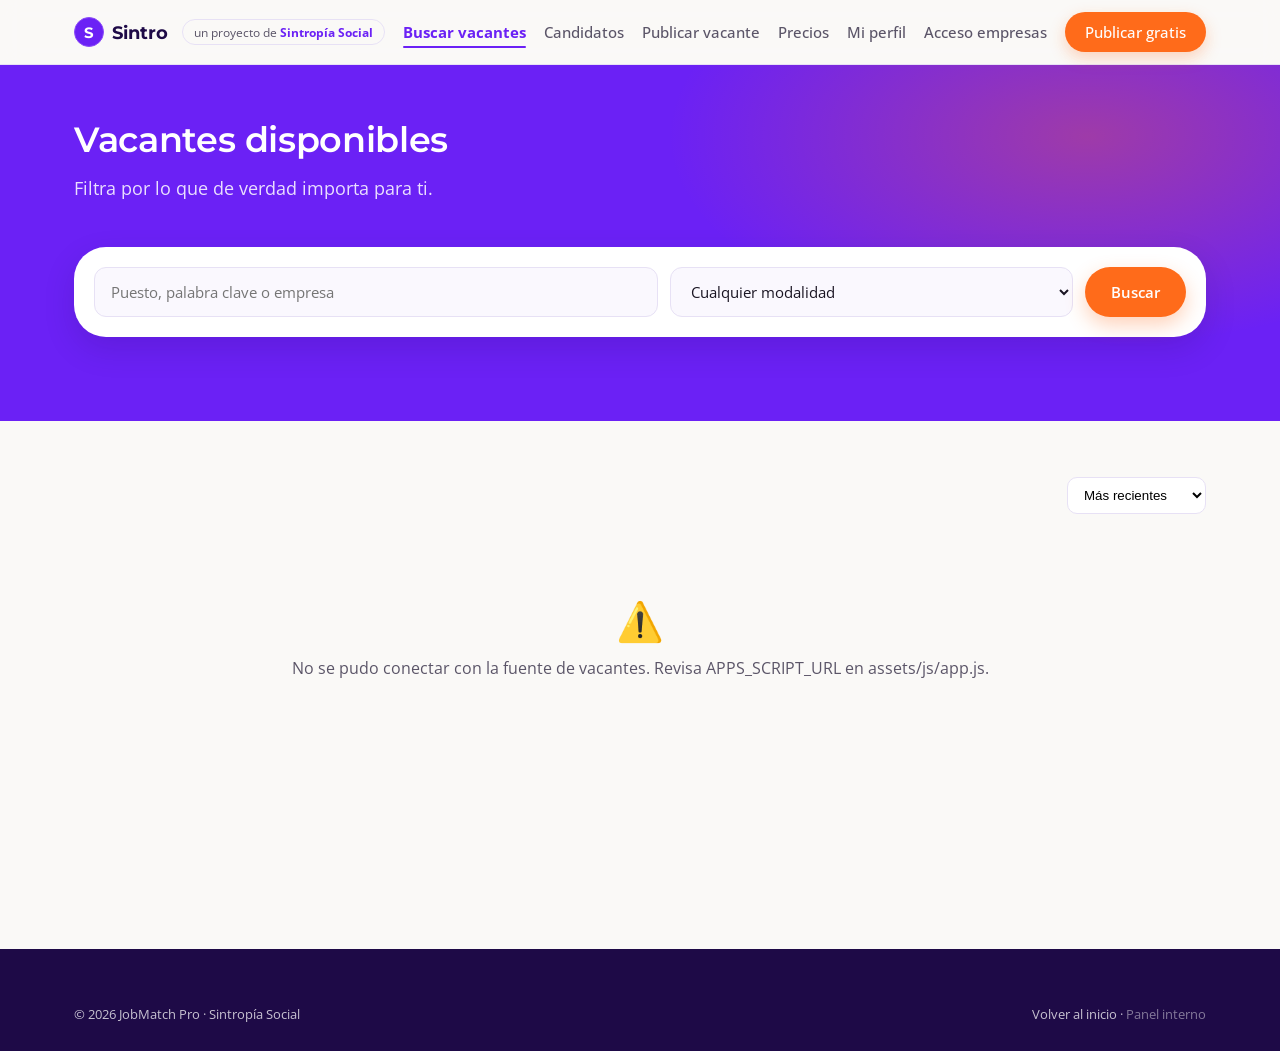
<file: vacantes.html>
<!DOCTYPE html>
<html lang="es">
<head>
<meta charset="UTF-8">
<link rel="icon" type="image/svg+xml" href="data:image/svg+xml,%3Csvg xmlns=%27http://www.w3.org/2000/svg%27 viewBox=%270 0 64 64%27%3E%3Crect width=%2764%27 height=%2764%27 rx=%2716%27 fill=%27%236B21F5%27/%3E%3Ctext x=%2732%27 y=%2743%27 font-family=%27Montserrat, Arial, sans-serif%27 font-weight=%27700%27 font-size=%2725%27 fill=%27%23fff%27 text-anchor=%27middle%27%3ESS%3C/text%3E%3C/svg%3E">
<meta name="viewport" content="width=device-width, initial-scale=1.0">
<title>Buscar vacantes — JobMatch Pro</title>
<link rel="stylesheet" href="assets/css/style.css">
</head>
<body>

<header class="site-header">
  <div class="container bar">
    <div style="display:flex;align-items:center;gap:14px">
      <a href="index.html" class="logo"><span class="mark">S</span> Sintro</a>
      <a href="https://sintropiassociales-del.github.io/" target="_blank" rel="noopener" class="sintropia-badge">un proyecto de <strong>Sintropía Social</strong></a>
    </div>
    <nav class="nav-links">
      <a href="vacantes.html">Buscar vacantes</a>
      <a href="candidatos.html">Candidatos</a>
      <a href="registro-empresa.html">Publicar vacante</a>
      <a href="precios.html">Precios</a>
      <a href="candidato.html">Mi perfil</a>
      <a href="portal-empresa.html">Acceso empresas</a>
      <a href="registro-empresa.html" class="nav-cta">Publicar gratis</a>
    </nav>
    <button class="nav-toggle" aria-label="Abrir menú">☰</button>
  </div>
</header>

<section class="hero" style="padding:56px 0 84px">
  <div class="container">
    <h1 style="font-size:2.2rem">Vacantes disponibles</h1>
    <p class="lead">Filtra por lo que de verdad importa para ti.</p>
    <div class="search-card">
      <input type="text" id="q" placeholder="Puesto, palabra clave o empresa">
      <select id="modalidad">
        <option value="">Cualquier modalidad</option>
        <option value="Remoto">Remoto</option>
        <option value="Híbrido">Híbrido</option>
        <option value="Presencial">Presencial</option>
      </select>
      <button class="btn btn-primary" id="btn-search">Buscar</button>
    </div>
  </div>
</section>

<section class="section" style="padding-top:56px">
  <div class="container">
    <div style="display:flex;justify-content:space-between;align-items:center;margin-bottom:20px;flex-wrap:wrap;gap:10px">
      <span id="result-count" style="color:var(--ink-soft);font-size:.9rem"></span>
      <select id="orden" style="border:1.5px solid var(--line);border-radius:10px;padding:9px 12px;background:#fff">
        <option value="reciente">Más recientes</option>
        <option value="antiguas">Más antiguas</option>
        <option value="sueldo">Mayor sueldo</option>
        <option value="alfabetico">Alfabético (A-Z)</option>
      </select>
    </div>
    <div id="featured-block" style="display:none;margin-bottom:36px">
      <div class="eyebrow" style="color:var(--orange-600)">Destacadas</div>
      <div class="grid-jobs" id="jobs-featured" style="margin-top:12px"></div>
    </div>
    <div class="grid-jobs" id="jobs-list"></div>
    <div style="text-align:center;margin-top:24px">
      <button class="btn btn-ghost" id="btn-cargar-mas" style="display:none">Cargar más vacantes</button>
    </div>
  </div>
</section>

<footer class="site-footer">
  <div class="container">
    <div class="footer-bottom" style="border-top:none;margin-top:0;padding-top:0">
      <span>© 2026 JobMatch Pro · Sintropía Social</span>
      <span><a href="index.html">Volver al inicio</a> · <a href="admin-plataforma.html" style="opacity:.6">Panel interno</a></span>
    </div>
  </div>
</footer>

<script src="assets/js/app.js"></script>
<script>
  const params = new URLSearchParams(window.location.search);
  document.getElementById('q').value = params.get('q') || '';
  document.getElementById('modalidad').value = params.get('modalidad') || '';

  // Con muchas vacantes (30-40+) pintar todo de golpe se siente pesado — se
  // muestran de PAGE_SIZE en PAGE_SIZE con un botón "Cargar más" en vez de
  // paginación con números, para no complicar el filtro/orden ya existente.
  const PAGE_SIZE = 12;
  let regularesActuales = [];
  let mostrados = 0;

  function pintarSiguientePagina() {
    const list = document.getElementById('jobs-list');
    const siguienteLote = regularesActuales.slice(mostrados, mostrados + PAGE_SIZE);
    list.insertAdjacentHTML('beforeend', siguienteLote.map(jobCardHTML).join(''));
    mostrados += siguienteLote.length;
    const btnMas = document.getElementById('btn-cargar-mas');
    btnMas.style.display = mostrados < regularesActuales.length ? 'inline-block' : 'none';
  }

  async function loadJobs() {
    const list = document.getElementById('jobs-list');
    list.innerHTML = skeletonCards(6);
    document.getElementById('btn-cargar-mas').style.display = 'none';
    const filters = {
      q: document.getElementById('q').value,
      modalidad: document.getElementById('modalidad').value,
      orden: document.getElementById('orden').value,
    };
    try {
      const jobs = await JobMatchAPI.listJobs(filters);
      const items = jobs.items || [];
      document.getElementById('result-count').textContent = `${items.length} vacante${items.length === 1 ? '' : 's'} encontrada${items.length === 1 ? '' : 's'}`;

      const destacadas = items.filter((j) => j.destacada === true);
      const regulares = items.filter((j) => j.destacada !== true);

      const featuredBlock = document.getElementById('featured-block');
      if (destacadas.length > 0) {
        featuredBlock.style.display = 'block';
        document.getElementById('jobs-featured').innerHTML = destacadas.map(expandableFeaturedCardHTML).join('');
      } else {
        featuredBlock.style.display = 'none';
      }

      regularesActuales = regulares;
      mostrados = 0;
      if (regulares.length) {
        list.innerHTML = '';
        pintarSiguientePagina();
      } else {
        list.innerHTML = destacadas.length === 0 ? `<div class="empty-state" style="grid-column:1/-1"><p>No encontramos vacantes con esos filtros. Prueba con otros términos, o <a href="mailto:comunicacion@sintropiasocial.com" style="color:var(--purple-700);font-weight:600">escríbele al equipo</a> y te ayudamos a buscar.</p></div>` : '';
      }
    } catch (e) {
      list.innerHTML = `<div class="empty-state" style="grid-column:1/-1"><div class="mark">⚠️</div><p>No se pudo conectar con la fuente de vacantes. Revisa APPS_SCRIPT_URL en assets/js/app.js.</p></div>`;
    }
  }

  document.getElementById('btn-search').addEventListener('click', loadJobs);
  document.getElementById('orden').addEventListener('change', loadJobs);
  document.getElementById('btn-cargar-mas').addEventListener('click', pintarSiguientePagina);
  loadJobs();
</script>
</body>
</html>
</file>
<file: assets/css/style.css>
/* ==========================================================
   JobMatch Pro — sistema visual Sintropía Social
   Púrpura #5B21D4 → #6B21F5, acento naranja #FF6B1A
   Fraunces (display) + DM Sans (texto/UI)
   ========================================================== */

@import url('https://fonts.googleapis.com/css2?family=Montserrat:ital,wght@0,500;0,600;0,700;0,800;1,600;1,700&family=Open+Sans:ital,wght@0,400;0,500;0,600;0,700;1,400&display=swap');

:root{
  --purple-900:#1E0A47;
  --purple-700:#6B21F5;
  --purple-500:#8B4CF7;
  --purple-100:#F2EEFC;
  --purple-050:#FAF8FE;
  --orange-500:#FF6B1A;
  --orange-600:#E85A0C;
  --ink:#1A1523;
  --ink-soft:#5B5568;
  --cream:#FAF9F7;
  --white:#FFFFFF;
  --line:#E7E1F5;
  --ok:#1E8F5F;
  --warn:#B4530A;

  --font-display:'Montserrat', sans-serif;
  --font-body:'Open Sans', sans-serif;

  --radius-sm:12px;
  --radius-md:18px;
  --radius-lg:32px;

  --shadow-card:0 2px 14px rgba(30,10,71,0.07);
  --shadow-lift:0 12px 32px rgba(30,10,71,0.14);

  /* Morado = Comprender · Naranja = Actuar (código conceptual del manual de marca) */
  --grad-brand:var(--purple-700);
  --grad-signal:linear-gradient(90deg,var(--purple-700) 0%,var(--orange-500) 100%);
}

*{box-sizing:border-box;}
html{scroll-behavior:smooth;}
body{
  margin:0;
  font-family:var(--font-body);
  color:var(--ink);
  background:var(--cream);
  -webkit-font-smoothing:antialiased;
}
img{max-width:100%;display:block;}
a{color:inherit;text-decoration:none;}
h1,h2,h3,h4{
  font-family:var(--font-display);
  font-weight:600;
  line-height:1.08;
  margin:0 0 .4em;
  letter-spacing:-0.01em;
}
p{line-height:1.6;color:var(--ink-soft);margin:0 0 1em;}
.container{max-width:1180px;margin:0 auto;padding:0 24px;}
.eyebrow{
  display:inline-flex;align-items:center;gap:8px;
  font-family:var(--font-body);font-weight:600;font-size:.78rem;
  letter-spacing:.08em;text-transform:uppercase;color:var(--purple-700);
  margin-bottom:14px;
}
.eyebrow::before{content:'';width:18px;height:2px;background:var(--orange-500);display:inline-block;}

@media (prefers-reduced-motion: reduce){
  *{animation:none !important;transition:none !important;}
}

/* ---------- Header ---------- */
.site-header{
  position:sticky;top:0;z-index:50;
  background:rgba(250,249,247,.88);
  backdrop-filter:blur(10px);
  border-bottom:1px solid var(--line);
}
.site-header .bar{
  display:flex;align-items:center;justify-content:space-between;
  padding:12px 24px;gap:16px;
}
.logo{
  display:flex;align-items:center;gap:8px;white-space:nowrap;
  font-family:var(--font-display);font-weight:700;font-size:1.15rem;color:var(--purple-900);
}
.logo .mark{
  width:30px;height:30px;border-radius:50%;
  background:var(--purple-700);
  border:1.5px solid var(--purple-500);
  display:flex;align-items:center;justify-content:center;
  color:#fff;font-family:var(--font-display);font-weight:700;font-size:.95rem;flex-shrink:0;
}
.nav-links{display:flex;gap:18px;align-items:center;}
.sintropia-badge{
  font-size:.74rem;color:var(--ink-soft);padding:4px 11px;
  border:1px solid var(--line);border-radius:100px;white-space:nowrap;
}
.sintropia-badge strong{color:var(--purple-700);}
.sintropia-badge:hover{border-color:var(--purple-500);color:var(--purple-700);}
@media (max-width:1250px){ .sintropia-badge{display:none;} }
.nav-links a{font-weight:500;font-size:.94rem;color:var(--ink-soft);white-space:nowrap;}
.nav-links a:hover{color:var(--purple-700);}
.nav-links a.active{color:var(--purple-700);font-weight:700;position:relative;}
.nav-links a.active::after{
  content:'';position:absolute;left:0;right:0;bottom:-6px;height:2px;
  background:var(--purple-700);border-radius:2px;
}
.nav-cta{
  background:var(--orange-500);color:#fff !important;
  padding:10px 20px;border-radius:100px;font-weight:600;font-size:.9rem;
  box-shadow:0 6px 16px rgba(255,107,26,.28);
}
.nav-cta:hover{background:var(--orange-600);}
.nav-toggle{display:none;background:none;border:none;font-size:1.6rem;color:var(--purple-900);cursor:pointer;}

/* ---------- Buttons ---------- */
.btn{
  display:inline-flex;align-items:center;justify-content:center;gap:8px;
  font-family:var(--font-body);font-weight:600;font-size:.95rem;
  padding:13px 26px;border-radius:100px;border:none;cursor:pointer;
  transition:transform .15s ease, box-shadow .15s ease, background .15s ease;
}
.btn-primary{background:var(--orange-500);color:#fff;box-shadow:0 8px 20px rgba(255,107,26,.3);}
.btn-primary:hover{background:var(--orange-600);transform:translateY(-1px);}
.btn-ghost{background:transparent;color:var(--purple-900);border:1.5px solid var(--purple-900);}
.btn-ghost-orange{background:var(--orange-500,#FF6B1A);color:#fff;border:1.5px solid var(--orange-500,#FF6B1A);}
.btn-ghost-orange:hover{background:var(--orange-600,#E85A0C);border-color:var(--orange-600,#E85A0C);}
.btn-ghost:hover{background:var(--purple-900);color:#fff;}
.btn-white{background:#fff;color:var(--purple-700);}
.btn-white:hover{background:var(--purple-050);}
.btn-block{width:100%;}
.btn[disabled]{opacity:.55;cursor:not-allowed;}

/* ---------- Hero ---------- */
.hero{
  position:relative;overflow:hidden;
  background:var(--grad-brand);
  color:#fff;padding:96px 0 120px;
}
.hero::after{
  content:'';position:absolute;inset:0;
  background:radial-gradient(600px 300px at 85% 20%, rgba(255,107,26,.35), transparent 70%);
  pointer-events:none;
}
.hero .container{position:relative;z-index:1;}
.hero h1{font-size:clamp(2.3rem,4.6vw,3.6rem);color:#fff;max-width:16ch;}
.hero h1 em{font-style:italic;color:#FFD9BE;}
.hero p.lead{color:rgba(255,255,255,.86);font-size:1.15rem;max-width:52ch;}
.hero-actions{display:flex;gap:14px;flex-wrap:wrap;margin-top:28px;}
.hero-stats{display:flex;gap:36px;margin-top:56px;flex-wrap:wrap;}
.hero-stats .stat b{display:block;font-family:var(--font-display);font-size:2rem;color:#fff;}
.hero-stats .stat span{font-size:.85rem;color:rgba(255,255,255,.75);}

/* ---------- Mini-hero (páginas de utilidad: registro, portal de empresa) ---------- */
.mini-hero{
  position:relative;overflow:hidden;
  background:var(--grad-brand);
  color:#fff;padding:48px 0 72px;
  margin-bottom:-40px;
}
.mini-hero::after{
  content:'';position:absolute;inset:0;
  background:radial-gradient(500px 260px at 90% 10%, rgba(255,107,26,.3), transparent 70%);
  pointer-events:none;
}
.mini-hero .container{position:relative;z-index:1;}
.mini-hero .eyebrow{color:#FFD9BE;}
.mini-hero h1{color:#fff;font-size:clamp(1.7rem,3.4vw,2.3rem);margin-bottom:8px;}
.mini-hero p{color:rgba(255,255,255,.86);max-width:52ch;margin-bottom:0;}
.content-lift{position:relative;z-index:2;}

/* ---------- Bloque editorial "Detrás de JobMatch Pro" ---------- */
.sintropia-block{
  display:grid;grid-template-columns:1fr 1.3fr;gap:48px;align-items:center;
  max-width:980px;margin:0 auto;
}
.sintropia-block-img{
  width:100%;max-width:440px;justify-self:center;
  opacity:.35;
}
@media (max-width:800px){
  .sintropia-block{grid-template-columns:1fr;text-align:center;}
  .sintropia-block-img{max-width:200px;}
  .sintropia-block .eyebrow{justify-content:center;}
}

/* ---------- Marca de agua editorial (avatar-toro) ----------
   Una sola imagen grande, de fondo, que atraviesa de arriba a abajo las
   secciones "No competimos", "Detrás de JobMatch Pro" y "Recién publicadas".
   mix-blend-mode:multiply es la clave: el blanco de la imagen (no es un PNG
   recortado, es un rectángulo blanco con la ilustración en gris/negro) se
   vuelve invisible contra cualquier fondo que tenga debajo — tarjetas
   blancas incluidas — y solo el trazo de la ilustración se nota, como una
   marca de agua. pointer-events:none para que nunca tape un clic. */
.toro-watermark-wrap{position:relative;overflow:hidden;}
.toro-watermark{
  position:absolute;top:300px;left:50%;
  width:1450px;max-width:none;
  transform:translateX(-50%);
  mix-blend-mode:multiply;opacity:.42;
  z-index:1;pointer-events:none;user-select:none;
}
@media (max-width:900px){
  .toro-watermark{display:none;}
}

/* Dos caminos (hero) ---------- */
.dos-caminos{
  display:grid;grid-template-columns:1fr 1fr;gap:20px;
  margin-top:44px;
}
.camino-card{
  background:#fff;border-radius:var(--radius-lg);box-shadow:var(--shadow-lift);
  padding:32px;display:flex;flex-direction:column;gap:6px;
  transition:transform .15s ease;
}
.camino-card:hover{transform:translateY(-3px);}
.camino-icon{
  width:14px;height:14px;border-radius:50%;
  margin-bottom:16px;
}
.camino-card h3{font-size:1.2rem;margin-bottom:8px;line-height:1.25;}
.camino-card .camino-desc{font-size:.9rem;color:var(--ink-soft);margin-bottom:18px;}
.camino-card .field{margin-bottom:12px;}
@media (max-width:900px){
  .dos-caminos{grid-template-columns:1fr;}
}

/* Search bar over the hero */
.search-card{
  background:#fff;border-radius:var(--radius-lg);
  box-shadow:var(--shadow-lift);
  padding:20px;margin-top:44px;
  display:grid;grid-template-columns:1.4fr 1fr auto;gap:12px;
}
.search-card input, .search-card select{
  border:1.5px solid var(--line);border-radius:var(--radius-sm);
  padding:13px 16px;font-family:var(--font-body);font-size:.95rem;color:var(--ink);
  background:var(--purple-050);
}
.search-card input:focus, .search-card select:focus{outline:2px solid var(--purple-500);border-color:transparent;}

/* ---------- Match signature bar ---------- */
.match{
  display:flex;align-items:center;gap:10px;
}
.match-track{
  flex:1;height:6px;border-radius:6px;background:var(--purple-100);overflow:hidden;
}
.match-fill{height:100%;border-radius:6px;background:var(--grad-signal);}
.match-label{font-size:.78rem;font-weight:700;color:var(--purple-700);white-space:nowrap;}

/* ---------- Sections ---------- */
.section{padding:88px 0;}
.section-tight{padding:56px 0;}
.section-alt{background:var(--purple-050);}
.section-head{max-width:640px;margin:0 auto 48px;text-align:center;}
.section-head h2{font-size:clamp(1.7rem,3vw,2.3rem);color:var(--purple-900);}

/* ---------- Job cards ---------- */
.grid-jobs{display:grid;grid-template-columns:repeat(auto-fill,minmax(320px,1fr));gap:20px;}
.job-card{
  background:#fff;border:1px solid var(--line);border-radius:var(--radius-md);
  padding:26px;box-shadow:var(--shadow-card);
  display:flex;flex-direction:column;gap:14px;
  transition:transform .15s ease, box-shadow .15s ease;
}
.job-card:hover{transform:translateY(-3px);box-shadow:var(--shadow-lift);}
.job-card .tag-row{display:flex;gap:8px;flex-wrap:wrap;}

/* Antes era un borde naranja liso de 1.5px — se perdía entre las tarjetas
   normales a simple vista. El truco de los dos fondos (uno recorta al
   relleno, otro al borde) pinta un borde degradado SIN necesitar ningún
   elemento extra en el HTML. */
.featured-job-card{
  background:
    linear-gradient(155deg, #FFF4EC 0%, #FBF2FF 100%) padding-box,
    linear-gradient(135deg, var(--orange-500), var(--purple-700)) border-box;
  border:2px solid transparent;
  box-shadow:0 18px 40px rgba(255,107,26,.2), 0 6px 18px rgba(107,33,245,.12);
  position:relative;
}
.featured-job-card:hover{box-shadow:0 22px 48px rgba(255,107,26,.26), 0 8px 22px rgba(107,33,245,.16);}
.featured-ribbon{
  position:absolute;top:-1px;left:20px;
  background:linear-gradient(90deg, var(--orange-500), var(--purple-700));
  color:#fff;
  font-size:.7rem;font-weight:700;letter-spacing:.03em;text-transform:uppercase;
  padding:6px 16px;border-radius:0 0 10px 10px;
}
/* Insignia flotante en la esquina — el segundo indicio visual de que esta
   vacante es distinta, además del borde y el listón. */
.featured-star-badge{
  position:absolute;top:-16px;right:22px;
  width:40px;height:40px;border-radius:50%;
  background:linear-gradient(135deg, var(--orange-500), var(--orange-600));
  display:flex;align-items:center;justify-content:center;
  box-shadow:0 8px 18px rgba(255,107,26,.45);
  font-size:1.1rem;z-index:2;
}
.featured-job-card .desc{
  display:-webkit-box;-webkit-box-orient:vertical;-webkit-line-clamp:5;overflow:hidden;
}
.expand-panel{
  border-top:1px dashed rgba(255,107,26,.3);padding-top:14px;margin-top:2px;
}
.expand-panel .desc{-webkit-line-clamp:unset;display:block;}
.tag{
  font-size:.72rem;font-weight:600;padding:4px 10px;border-radius:100px;
  background:var(--purple-100);color:var(--purple-700);
}
.tag-orange{background:#FFEADB;color:var(--orange-600);}
.hashtag-btn{cursor:pointer;border:none;font-family:var(--font-body);transition:background .15s ease,color .15s ease;}
.hashtag-btn:hover{background:var(--purple-500);color:#fff;}
.hashtag-btn.active{background:var(--purple-700);color:#fff;}

/* ---------- Selector de habilidades por categoría (candidato.html) ---------- */
.skill-picker{margin-top:14px;}
.skill-picker-cat{margin-bottom:14px;}
.skill-picker-cat-label{
  display:flex;align-items:center;gap:8px;font-size:.78rem;font-weight:700;
  color:var(--ink-soft);text-transform:uppercase;letter-spacing:.03em;margin-bottom:8px;
}
.skill-picker-cat-dot{width:9px;height:9px;border-radius:50%;flex:none;}
.skill-picker-chips{display:flex;flex-wrap:wrap;gap:8px;}
.skill-chip{
  font-family:var(--font-body);font-size:.82rem;font-weight:600;padding:7px 14px;
  border-radius:100px;border:1.5px solid var(--line);background:#fff;color:var(--ink);
  cursor:pointer;transition:background .12s,border-color .12s,color .12s;
}
.skill-chip:hover{border-color:var(--purple-500);}
.skill-chip.active{background:var(--purple-700);border-color:var(--purple-700);color:#fff;}
.job-card h3{font-size:1.15rem;color:var(--purple-900);}
.job-card .company{font-weight:600;color:var(--ink);font-size:.92rem;}
.job-card .meta{font-size:.85rem;color:var(--ink-soft);display:flex;gap:14px;flex-wrap:wrap;}
.job-card .desc{font-size:.9rem;}
.job-card .foot{display:flex;align-items:center;justify-content:space-between;margin-top:auto;padding-top:10px;border-top:1px dashed var(--line);}
.salary{font-weight:700;color:var(--purple-900);}

/* ---------- Cards / plans ---------- */
.plans{display:grid;grid-template-columns:repeat(auto-fit,minmax(250px,1fr));gap:22px;}
.plan-card{
  background:#fff;border:1.5px solid var(--line);border-radius:var(--radius-md);
  padding:32px 26px;display:flex;flex-direction:column;gap:16px;
}
.plan-card.featured{border-color:var(--orange-500);box-shadow:0 14px 34px rgba(255,107,26,.16);position:relative;}
.plan-card.featured .badge{
  position:absolute;top:-13px;right:26px;background:var(--orange-500);color:#fff;
  font-size:.72rem;font-weight:700;padding:5px 12px;border-radius:100px;
}
.plan-card.current-plan{border-color:var(--purple-700);box-shadow:0 14px 34px rgba(107,33,245,.14);position:relative;}
.plan-card.current-plan .badge{
  position:absolute;top:-13px;left:26px;background:var(--purple-700);color:#fff;
  font-size:.72rem;font-weight:700;padding:5px 12px;border-radius:100px;
}
.upgrade-banner{background:var(--purple-050);border:1.5px solid var(--purple-100);border-radius:var(--radius-md);padding:24px 28px;max-width:640px;margin:24px auto 0;text-align:left;}
.upgrade-banner .eyebrow{justify-content:flex-start}
.plan-card .price{font-family:var(--font-display);font-size:2.2rem;color:var(--purple-900);}
.plan-card .price span{font-size:.9rem;font-family:var(--font-body);color:var(--ink-soft);}
.plan-card ul{list-style:none;padding:0;margin:0;display:flex;flex-direction:column;gap:10px;}
.plan-card li{font-size:.9rem;padding-left:24px;position:relative;color:var(--ink-soft);}
.plan-card li::before{content:'✓';position:absolute;left:0;color:var(--ok);font-weight:700;}

/* ---------- Forms ---------- */
.form-card{background:#fff;border-radius:var(--radius-lg);box-shadow:var(--shadow-card);padding:40px;border:1px solid var(--line);}
.field{margin-bottom:20px;}
.field label{display:block;font-size:.85rem;font-weight:600;color:var(--purple-900);margin-bottom:6px;}
.field .hint{font-size:.78rem;color:var(--ink-soft);margin-top:4px;}
.field input, .field select, .field textarea{
  width:100%;border:1.5px solid var(--line);border-radius:var(--radius-sm);
  padding:12px 14px;font-family:var(--font-body);font-size:.95rem;color:var(--ink);background:var(--cream);
}
.field input:focus, .field select:focus, .field textarea:focus{outline:2px solid var(--purple-500);border-color:transparent;background:#fff;}
.field textarea{resize:vertical;min-height:110px;}
.form-grid-2{display:grid;grid-template-columns:1fr 1fr;gap:0 18px;}

.status-msg{padding:14px 16px;border-radius:var(--radius-sm);font-size:.9rem;font-weight:500;margin-top:16px;display:none;}
.status-msg.show{display:block;}
.status-msg.ok{background:#E7F7EF;color:var(--ok);}
.status-msg.err{background:#FCE9E4;color:#B3311C;}
.status-msg.pending{background:var(--purple-100);color:var(--purple-700);}

/* Spinner chico para mensajes "pending" (login, verificación de sesión) —
   sin esto, una espera de varios segundos se siente como que la página se
   congeló; con el spinner queda claro que algo sigue trabajando. */
.spinner{display:inline-block;width:14px;height:14px;border:2px solid rgba(107,33,245,.25);border-top-color:var(--purple-700);border-radius:50%;animation:spin .7s linear infinite;vertical-align:-2px;margin-right:8px;}
@keyframes spin{to{transform:rotate(360deg);}}

/* ---------- Footer ---------- */
.site-footer{background:var(--purple-900);color:rgba(255,255,255,.75);padding:56px 0 28px;margin-top:80px;}
.site-footer h4{color:#fff;font-size:.95rem;margin-bottom:14px;}
.footer-grid{display:grid;grid-template-columns:2fr 1fr 1fr 1fr;gap:32px;}
.footer-grid a{display:block;font-size:.88rem;color:rgba(255,255,255,.68);margin-bottom:8px;}
.footer-grid a:hover{color:#fff;}
.footer-bottom{margin-top:44px;padding-top:22px;border-top:1px solid rgba(255,255,255,.14);font-size:.8rem;display:flex;justify-content:space-between;flex-wrap:wrap;gap:10px;}
.footer-brand p{color:rgba(255,255,255,.66);max-width:34ch;}

/* ---------- Tabs (portal de empresa) ---------- */
.tabs{display:flex;gap:6px;border-bottom:1px solid var(--line);margin-bottom:28px;flex-wrap:wrap;}
.tab-btn{
  background:none;border:none;padding:12px 18px;font-family:var(--font-body);font-weight:600;
  font-size:.9rem;color:var(--ink-soft);cursor:pointer;border-bottom:2px solid transparent;margin-bottom:-1px;
}
.tab-btn.active{color:var(--purple-700);border-bottom-color:var(--orange-500);}
.tab-panel{display:none;}
.tab-panel.active{display:block;}

/* ---------- Desplegables por estado (panel admin → Vacantes) ---------- */
.status-group{
  border:1.5px solid var(--line);border-radius:var(--radius-md);margin-bottom:14px;overflow:hidden;background:#fff;
}
.status-group-header{
  display:flex;align-items:center;gap:12px;width:100%;border:none;background:none;cursor:pointer;
  padding:16px 18px;font-family:var(--font-body);text-align:left;
}
.status-group-dot{width:11px;height:11px;border-radius:50%;flex-shrink:0;}
.status-group-title{font-weight:700;color:var(--purple-900);font-size:.95rem;flex-grow:1;}
.status-group-count{
  background:var(--purple-100);color:var(--purple-700);font-size:.78rem;font-weight:700;
  padding:3px 11px;border-radius:100px;
}
.status-group-caret{color:var(--ink-soft);transition:transform .15s ease;font-size:.8rem;}
.status-group.open .status-group-caret{transform:rotate(180deg);}
.status-group-body{display:none;padding:0 18px 18px;border-top:1px solid var(--line)}
.status-group.open .status-group-body{display:block;padding-top:16px;}
.status-group-empty{color:var(--ink-soft);font-size:.85rem;padding:4px 0 2px;}

.locked-feature{
  display:flex;align-items:center;gap:8px;background:var(--purple-100);color:var(--purple-700);
  font-size:.82rem;font-weight:600;padding:10px 14px;border-radius:var(--radius-sm);
}
.plan-chip{
  display:inline-flex;align-items:center;gap:6px;background:var(--purple-900);color:#fff;
  font-size:.78rem;font-weight:700;padding:6px 14px;border-radius:100px;
}

.share-btn{
  width:30px;height:30px;border-radius:50%;border:1px solid var(--line);
  background:#fff;color:var(--ink-soft);font-size:.78rem;font-weight:700;
  cursor:pointer;display:flex;align-items:center;justify-content:center;
}
.share-btn:hover{background:var(--purple-050);color:var(--purple-700);border-color:var(--purple-300,var(--purple-500));}

.view-switch{
  display:inline-flex;background:var(--purple-050);border-radius:100px;padding:4px;gap:2px;
}
.view-switch-btn{
  border:none;background:transparent;color:var(--ink-soft);font-family:var(--font-body);
  font-weight:600;font-size:.9rem;padding:10px 22px;border-radius:100px;cursor:pointer;
  transition:background .15s ease,color .15s ease;
}
.view-switch-btn.active{background:#fff;color:var(--purple-700);box-shadow:var(--shadow-card);}

/* ---------- Fondo del mapa de candidatos: morado oscuro Sintropía con
   cuadrícula tenue (24 divisiones: 6x4) y dos resplandores de ambiente ---------- */
.graph-quadrants{
  background-color:#0D0620;
  background-image:
    radial-gradient(circle at 30% 20%, rgba(139,92,246,0.18), transparent 55%),
    radial-gradient(circle at 75% 70%, rgba(168,85,247,0.14), transparent 55%),
    linear-gradient(rgba(139,92,246,0.08) 1px, transparent 1px),
    linear-gradient(90deg, rgba(139,92,246,0.08) 1px, transparent 1px);
  background-size:100% 100%, 100% 100%, 100% 25%, 16.6667% 100%;
  background-position:0 0, 0 0, 0 0, 0 0;
}
.graph-quadrants .legend{
  position:absolute;bottom:14px;left:14px;
  background:rgba(26,15,51,0.85);border:1px solid #3B2A66;border-radius:14px;
  padding:10px 16px;display:flex;gap:16px;flex-wrap:wrap;max-width:90%;
  font-size:.76rem;color:#D8CFF2;backdrop-filter:blur(6px);z-index:2;
}
.graph-quadrants .legend .dot{
  width:9px;height:9px;border-radius:50%;display:inline-block;margin-right:6px;
  box-shadow:0 0 8px currentColor;
}

/* ---------- Franja morada oscura de borde a borde para la vista de mapa ----------
   Truco "full-bleed": el elemento mide el ancho completo de la ventana
   (100vw) y se recentra con márgenes negativos, sin importar que su
   contenedor padre (.container, acotado a 1100px) sea más angosto. Así la
   sección se ve de pared a pared en vez de encajonada en una caja. */
.full-bleed-dark{
  background:#0D0620;
  width:100vw;position:relative;left:50%;right:50%;margin-left:-50vw;margin-right:-50vw;
  padding:56px 0 64px;
}
.fbd-inner{max-width:1180px;margin:0 auto;padding:0 24px;}
.fbd-eyebrow{
  display:inline-flex;align-items:center;gap:8px;font-weight:600;font-size:.78rem;
  letter-spacing:.08em;text-transform:uppercase;color:#C4B5FD;margin-bottom:14px;
}
.fbd-eyebrow::before{content:'';width:18px;height:2px;background:var(--orange-500);display:inline-block;}
.fbd-inner h2{color:#fff;font-size:clamp(1.7rem,3vw,2.3rem);max-width:20ch;}
.fbd-inner p{color:#B8AED9;max-width:56ch;}
.full-bleed-dark .field input{
  background:rgba(255,255,255,.06);border-color:#3B2A66;color:#EDE9FE;
}
.full-bleed-dark .field input::placeholder{color:#8B7FB0;}
.full-bleed-dark .field input:focus{outline:2px solid var(--purple-500);background:rgba(255,255,255,.1);}
.full-bleed-dark .empty-state{color:#B8AED9;}

/* ---------- Tarjetas de candidato (directorio) ---------- */
.candidate-card{
  background:#fff;border:1px solid var(--line);border-radius:var(--radius-md);
  padding:22px;box-shadow:var(--shadow-card);
  border-top:3px solid var(--purple-500);
  display:flex;flex-direction:column;
}
.candidate-card-top{display:flex;align-items:center;gap:12px;}
.candidate-avatar{
  width:42px;height:42px;border-radius:50%;flex-shrink:0;
  background:var(--purple-100);color:var(--purple-700);
  display:flex;align-items:center;justify-content:center;
  font-family:var(--font-display);font-weight:700;font-size:.85rem;letter-spacing:.02em;
}
.candidate-apodo{font-weight:700;color:var(--purple-900);font-size:.95rem;}
.candidate-score{font-size:.78rem;color:var(--orange-600);font-weight:600;margin-top:2px;}
.fav-star-btn{flex-shrink:0;background:none;border:none;cursor:pointer;font-size:1.3rem;line-height:1;color:var(--orange-600);padding:4px;border-radius:8px;}
.fav-star-btn:hover{background:var(--purple-050);}

/* ---------- Kanban (pipeline de postulaciones) ---------- */
.kanban-board{display:flex;gap:14px;overflow-x:auto;padding-bottom:14px;-webkit-overflow-scrolling:touch;}
.kanban-col{flex:0 0 270px;background:var(--purple-050);border-radius:var(--radius-sm);padding:12px;}
.kanban-col h4{font-size:.8rem;font-weight:700;color:var(--purple-900);text-transform:uppercase;letter-spacing:.03em;margin-bottom:10px;display:flex;justify-content:space-between;align-items:center;}
.kanban-col h4 span{background:var(--purple-100);color:var(--purple-700);font-size:.72rem;padding:2px 8px;border-radius:100px;}
.kanban-col .job-card{margin-bottom:10px;padding:14px;}
.pipeline-select{width:100%;margin-top:10px;padding:8px 10px;border-radius:8px;border:1px solid var(--purple-100);font-size:.8rem;font-family:inherit;background:#fff;color:var(--ink);}
.reporte-stats{display:grid;grid-template-columns:repeat(auto-fit,minmax(160px,1fr));gap:14px;margin-bottom:20px;}
.reporte-stat{background:var(--purple-050);border-radius:var(--radius-sm);padding:16px;text-align:center;}
.reporte-stat .num{font-size:1.6rem;font-weight:800;color:var(--purple-700);}
.reporte-stat .lbl{font-size:.76rem;color:var(--ink-soft);margin-top:2px;}
.reporte-funnel{display:flex;flex-direction:column;gap:6px;margin-bottom:24px;}
.reporte-funnel-row{display:flex;align-items:center;gap:10px;font-size:.82rem;}
.reporte-funnel-row .lbl{flex:0 0 110px;color:var(--ink-soft);}
.reporte-funnel-row .bar-track{flex:1;background:var(--purple-050);border-radius:100px;height:14px;overflow:hidden;}
.reporte-funnel-row .bar-fill{background:var(--grad-signal);height:100%;border-radius:100px;}
.reporte-funnel-row .val{flex:0 0 30px;text-align:right;font-weight:700;color:var(--purple-900);}
@media (max-width:640px){
  .kanban-col{flex:0 0 230px;}
}

/* ---------- Utility ---------- */
.empty-state{text-align:center;padding:60px 20px;color:var(--ink-soft);}
.empty-state .mark{font-size:2.4rem;margin-bottom:10px;}
.badge-pill{display:inline-block;background:var(--purple-100);color:var(--purple-700);font-size:.72rem;font-weight:700;padding:5px 12px;border-radius:100px;}
.skel{background:linear-gradient(90deg,var(--purple-050) 25%,var(--purple-100) 37%,var(--purple-050) 63%);background-size:400% 100%;animation:skel 1.4s ease infinite;border-radius:var(--radius-sm);}
@keyframes skel{0%{background-position:100% 50%}100%{background-position:0 50%}}

@media (max-width:1180px){
  .nav-toggle{display:block;z-index:210;position:relative;}
  .nav-links{
    display:none;
    position:fixed;
    top:0;left:0;right:0;bottom:0;
    padding:96px 24px 32px;
    background:#FAF9F7;
    opacity:1;
    flex-direction:column;
    align-items:stretch;
    gap:0;
    z-index:200;
    overflow-y:auto;
  }
  .nav-links.open{display:flex;}
  .nav-links a{
    width:100%;
    padding:16px 4px;
    border-bottom:1px solid var(--line);
    color:var(--ink);
    font-size:1.05rem;
  }
  .nav-links a.nav-cta{
    background:var(--orange-500);color:#fff !important;border-radius:12px;
    text-align:center;border-bottom:none;margin-top:16px;padding:14px;
    box-shadow:0 8px 20px rgba(255,107,26,.3);
  }
  .nav-links a.active{background:var(--purple-050);padding-left:14px;border-radius:8px;}
  .nav-links a.active::after{display:none;}
  body.menu-open{overflow:hidden;}
  /* El blur del header (backdrop-filter) crea sin querer un "contenedor" nuevo
     para elementos position:fixed dentro de él (regla del CSS, no es un bug
     nuestro) — eso hacía que el menú móvil, al ser position:fixed, se
     recortara al tamaño de la barra del header en vez de cubrir toda la
     pantalla, dejando ver el contenido de abajo. Quitamos el blur mientras
     el menú está abierto para que el menú sí cubra toda la pantalla. */
  body.menu-open .site-header{backdrop-filter:none;}
  .footer-grid{grid-template-columns:1fr 1fr;}
  .search-card{grid-template-columns:1fr;}
  .form-grid-2{grid-template-columns:1fr;}
}
</file>
